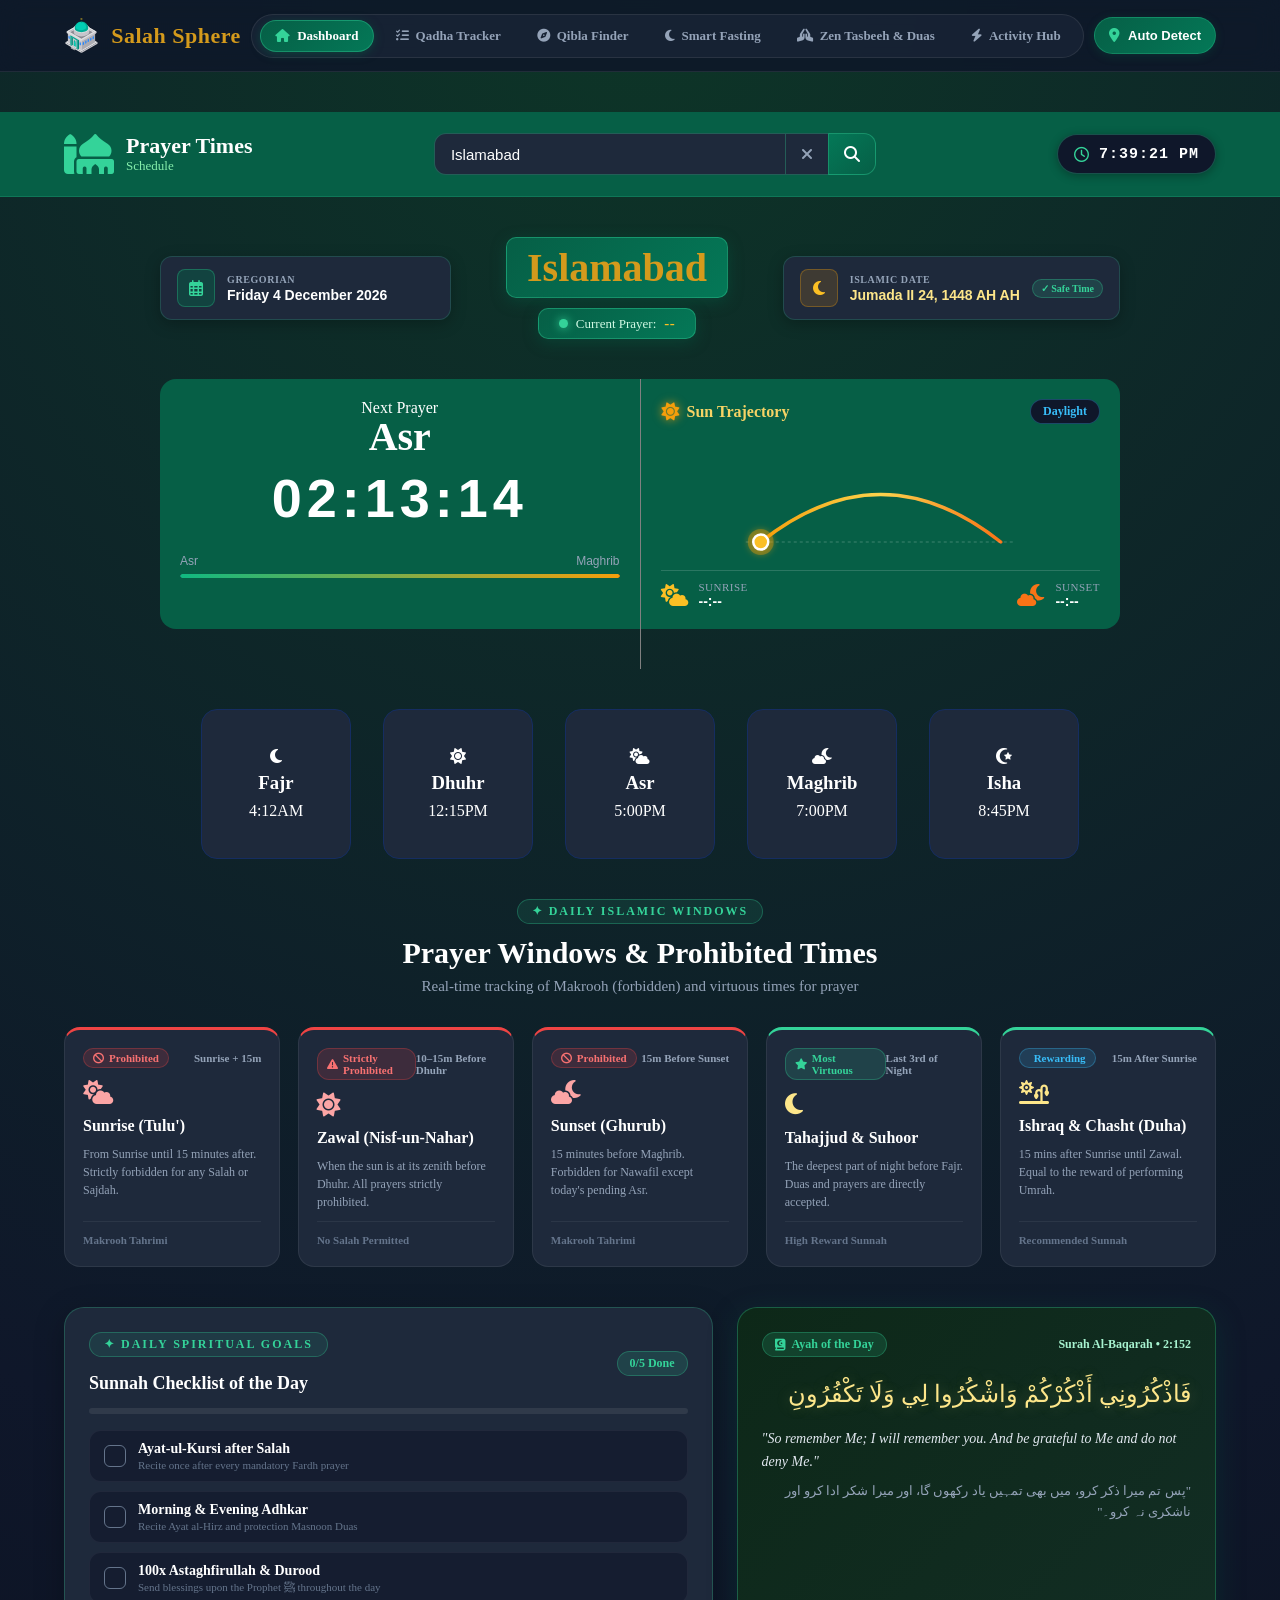
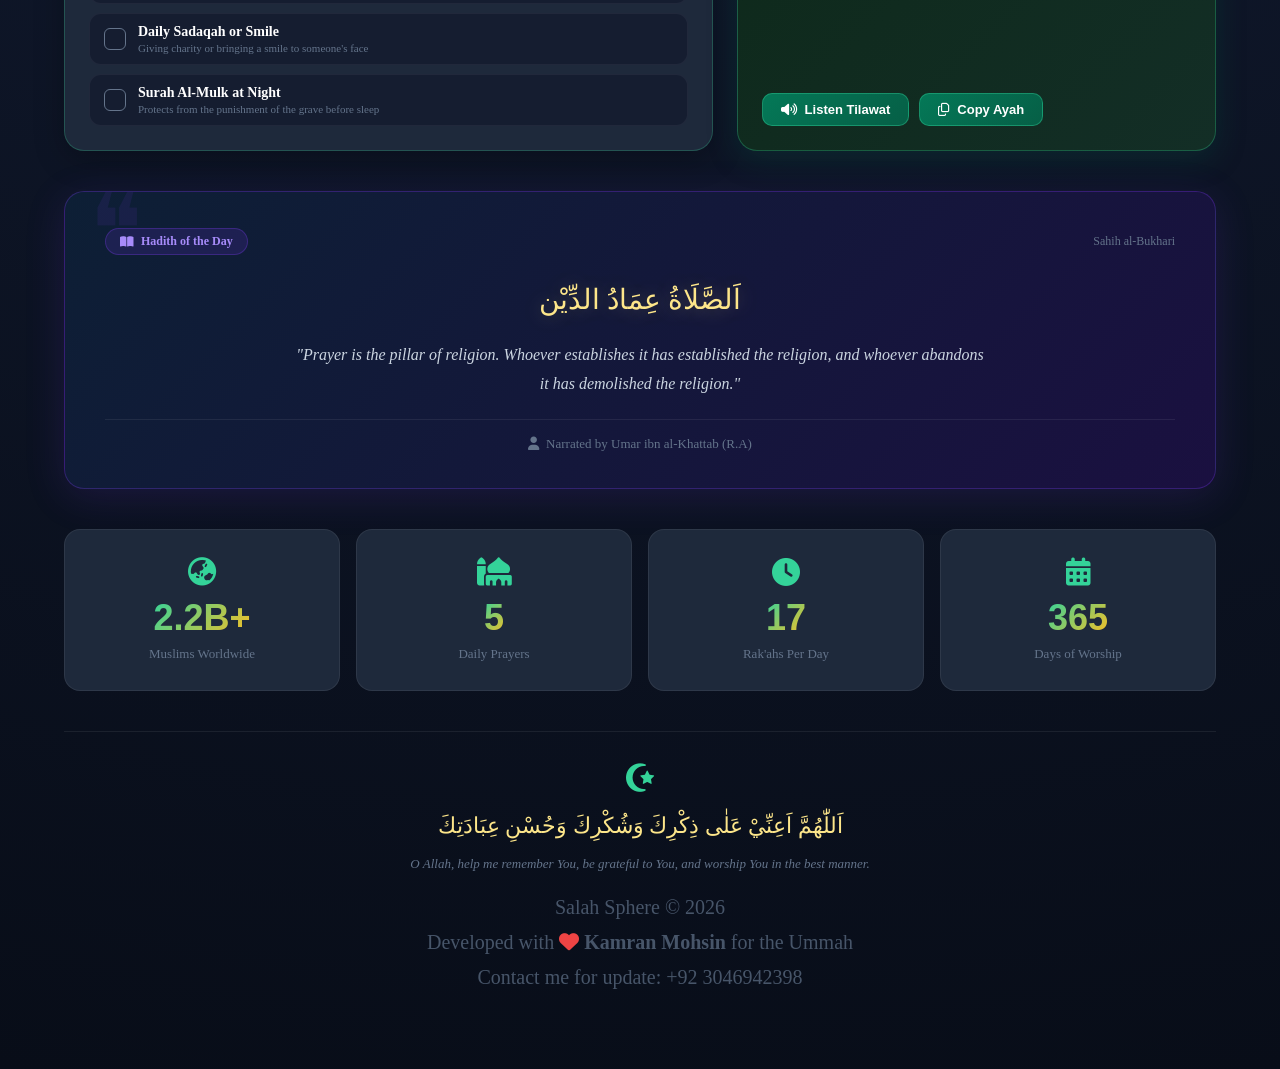
<file: index.html>
﻿<!doctype html>
<html lang="en">
  <head>
    <meta charset="UTF-8" />
    <meta name="viewport" content="width=device-width, initial-scale=1.0" />
    <title>Prayer Times App</title>
    <link href="style.css" rel="stylesheet" />
    <link
      rel="stylesheet"
      href="https://cdnjs.cloudflare.com/ajax/libs/font-awesome/6.5.1/css/all.min.css"
    />
    <link rel="icon" type="image/png" href="android-chrome-192x192.png" />
  </head>
  <body>
    <div class="map">
      <header>
        <div class="bar">
          <div class="nam">
            <img
              src="mosque-icon.svg"
              width="28"
              height="28"
              alt="Salah Sphere"
            />
            <p>Salah Sphere</p>
          </div>
          <nav class="nav-links">
            <a href="index.html" class="nav-item active"
              ><i class="fa-solid fa-house"></i> <span>Dashboard</span></a
            >
            <a href="qadha.html" class="nav-item"
              ><i class="fa-solid fa-list-check"></i>
              <span>Qadha Tracker</span></a
            >
            <a href="qibla.html" class="nav-item"
              ><i class="fa-solid fa-compass"></i> <span>Qibla Finder</span></a
            >
            <a href="fasting.html" class="nav-item"
              ><i class="fa-solid fa-moon"></i> <span>Smart Fasting</span></a
            >
            <a href="tasbeeh.html" class="nav-item"
              ><i class="fa-solid fa-hands-praying"></i>
              <span>Zen Tasbeeh & Duas</span></a
            >
            <a href="activity.html" class="nav-item"
              ><i class="fa-solid fa-bolt"></i> <span>Activity Hub</span></a
            >
          </nav>
          <div class="detect">
            <i class="fa-solid fa-location-dot"></i>
            <button class="fetch">Auto Detect</button>
          </div>
        </div>
      </header>
      <div class="second">
        <div class="second-container">
          <div class="navbar">
            <div class="mosq">
              <i class="fa-solid fa-mosque"></i>
              <div class="row">
                <h1>Prayer Times</h1>
                <p>Schedule</p>
              </div>
            </div>
          </div>
          <div class="search">
            <input type="text" value="Islamabad" placeholder="Enter City" />
            <div class="cut">
              <i class="fa-solid fa-xmark"></i>
            </div>
            <div class="glass">
              <i class="fa-solid fa-magnifying-glass"></i>
            </div>
          </div>
          <div class="clock">
            <i class="fa-regular fa-clock"></i>
            <b>3:40</b>
          </div>
        </div>
      </div>
      <div class="location">
        <div class="loc-col date-col">
          <div class="col-icon">
            <i class="fa-regular fa-calendar-days"></i>
          </div>
          <div class="col-info">
            <span class="col-tag">Gregorian</span>
            <time>Wednesday, 23 September 2026</time>
          </div>
        </div>
        <div class="loc-col city-col">
          <p>Islamabad</p>
          <div class="current-prayer-btn">
            <span class="live-dot"></span>
            <span class="current-label">Current Prayer:</span>
            <span class="current-name">--</span>
          </div>
        </div>
        <div class="loc-col islamic-col">
          <div class="col-icon"><i class="fa-solid fa-moon"></i></div>
          <div class="col-info">
            <span class="col-tag">Islamic Date</span>
            <span class="islamic-date">--</span>
          </div>
          <span class="prayer-status-tag">✓ Safe Time</span>
        </div>
      </div>
      <div class="curve">
        <div class="pray">
          <p>Next Prayer</p>
          <h2>Asr</h2>
          <time>02:13:14</time>
          <div class="progress-container">
            <div class="progress-labels">
              <span class="label-left">Asr</span>
              <span class="label-right">Maghrib</span>
            </div>
            <div class="progress-track">
              <div class="progress-fill"></div>
            </div>
          </div>
        </div>
        <div class="divide"></div>
        <div class="sun">
          <div class="sun-container">
            <div class="sun-header">
              <p><i class="fa-solid fa-sun"></i> Sun Trajectory</p>
              <span class="sun-status">Daylight</span>
            </div>

            <div class="sun-arc-wrapper">
              <svg class="sun-svg" viewBox="0 0 300 130">
                <defs>
                  <linearGradient
                    id="sunGradient"
                    x1="0%"
                    y1="0%"
                    x2="100%"
                    y2="0%"
                  >
                    <stop offset="0%" stop-color="#F59E0B" />
                    <stop offset="50%" stop-color="#FCD34D" />
                    <stop offset="100%" stop-color="#F97316" />
                  </linearGradient>
                  <filter
                    id="sunGlow"
                    x="-50%"
                    y="-50%"
                    width="200%"
                    height="200%"
                  >
                    <feGaussianBlur stdDeviation="3" result="blur" />
                    <feComposite
                      in="SourceGraphic"
                      in2="blur"
                      operator="over"
                    />
                  </filter>
                </defs>
                <path
                  id="sun-curve-bg"
                  d="M 30,110 Q 150,15 270,110"
                  fill="none"
                  stroke="rgba(255,255,255,0.2)"
                  stroke-dasharray="6,6"
                  stroke-width="2.5"
                />
                <path
                  id="sun-curve-progress"
                  d="M 30,110 Q 150,15 270,110"
                  fill="none"
                  stroke="url(#sunGradient)"
                  stroke-width="3.5"
                  stroke-linecap="round"
                />
                <line
                  x1="15"
                  y1="110"
                  x2="285"
                  y2="110"
                  stroke="rgba(255,255,255,0.15)"
                  stroke-width="1.5"
                  stroke-dasharray="3,3"
                />
                <g id="moving-sun-group" transform="translate(30, 110)">
                  <circle
                    r="13"
                    fill="rgba(245, 158, 11, 0.35)"
                    filter="url(#sunGlow)"
                  ></circle>
                  <circle
                    r="7.5"
                    fill="#FBBF24"
                    stroke="#FFF"
                    stroke-width="2.5"
                  ></circle>
                </g>
              </svg>
            </div>
            <div class="sun-times">
              <div class="sun-point sunrise-point">
                <i class="fa-solid fa-cloud-sun"></i>
                <div>
                  <span class="label">Sunrise</span>
                  <span class="time sunrise-time">--:--</span>
                </div>
              </div>
              <div class="sun-point sunset-point">
                <i class="fa-solid fa-cloud-moon"></i>
                <div>
                  <span class="label">Sunset</span>
                  <span class="time sunset-time">--:--</span>
                </div>
              </div>
            </div>
          </div>
        </div>
      </div>
      <div class="prayTimes">
        <div class="fajr">
          <i class="fa-solid fa-moon"></i>
          <h3>Fajr</h3>
          <time>4:12AM</time>
        </div>
        <div class="duhr">
          <i class="fa-solid fa-sun"></i>
          <h3>Dhuhr</h3>
          <time>12:15PM</time>
        </div>
        <div class="asr">
          <i class="fa-solid fa-cloud-sun"></i>
          <h3>Asr</h3>
          <time>5:00PM</time>
        </div>
        <div class="mgrib">
          <i class="fa-solid fa-cloud-moon"></i>
          <h3>Maghrib</h3>
          <time>7:00PM</time>
        </div>
        <div class="isha">
          <i class="fa-solid fa-star-and-crescent"></i>
          <h3>Isha</h3>
          <time>8:45PM</time>
        </div>
      </div>

      <section class="scroll-section windows-section">
        <div class="section-header reveal">
          <span class="section-badge">✦ Daily Islamic Windows</span>
          <h2>Prayer Windows & Prohibited Times</h2>
          <p>
            Real-time tracking of Makrooh (forbidden) and virtuous times for
            prayer
          </p>
        </div>
        <div class="windows-grid">
          <div class="window-card prohibited reveal">
            <div class="window-top">
              <span class="window-badge red"
                ><i class="fa-solid fa-ban"></i> Prohibited</span
              >
              <span class="window-time" id="tulu-time">Sunrise + 15m</span>
            </div>
            <div class="window-icon"><i class="fa-solid fa-cloud-sun"></i></div>
            <h3>Sunrise (Tulu')</h3>
            <p>
              From Sunrise until 15 minutes after. Strictly forbidden for any
              Salah or Sajdah.
            </p>
            <div class="window-footer">
              <span class="badge-sub">Makrooh Tahrimi</span>
            </div>
          </div>
          <div class="window-card prohibited reveal">
            <div class="window-top">
              <span class="window-badge red"
                ><i class="fa-solid fa-triangle-exclamation"></i> Strictly
                Prohibited</span
              >
              <span class="window-time" id="zawal-window-time"
                >10–15m Before Dhuhr</span
              >
            </div>
            <div class="window-icon"><i class="fa-solid fa-sun"></i></div>
            <h3>Zawal (Nisf-un-Nahar)</h3>
            <p>
              When the sun is at its zenith before Dhuhr. All prayers strictly
              prohibited.
            </p>
            <div class="window-footer">
              <span class="badge-sub">No Salah Permitted</span>
            </div>
          </div>
          <div class="window-card prohibited reveal">
            <div class="window-top">
              <span class="window-badge red"
                ><i class="fa-solid fa-ban"></i> Prohibited</span
              >
              <span class="window-time" id="ghurub-time"
                >15m Before Sunset</span
              >
            </div>
            <div class="window-icon">
              <i class="fa-solid fa-cloud-moon"></i>
            </div>
            <h3>Sunset (Ghurub)</h3>
            <p>
              15 minutes before Maghrib. Forbidden for Nawafil except today's
              pending Asr.
            </p>
            <div class="window-footer">
              <span class="badge-sub">Makrooh Tahrimi</span>
            </div>
          </div>
          <div class="window-card blessed reveal">
            <div class="window-top">
              <span class="window-badge green"
                ><i class="fa-solid fa-star"></i> Most Virtuous</span
              >
              <span class="window-time" id="tahajjud-time"
                >Last 3rd of Night</span
              >
            </div>
            <div class="window-icon"><i class="fa-solid fa-moon"></i></div>
            <h3>Tahajjud & Suhoor</h3>
            <p>
              The deepest part of night before Fajr. Duas and prayers are
              directly accepted.
            </p>
            <div class="window-footer">
              <span class="badge-sub">High Reward Sunnah</span>
            </div>
          </div>
          <div class="window-card blessed reveal">
            <div class="window-top">
              <span class="window-badge blue"
                ><i class="fa-solid fa-sparkles"></i> Rewarding</span
              >
              <span class="window-time" id="duha-time">15m After Sunrise</span>
            </div>
            <div class="window-icon">
              <i class="fa-solid fa-sun-plant-wilt"></i>
            </div>
            <h3>Ishraq & Chasht (Duha)</h3>
            <p>
              15 mins after Sunrise until Zawal. Equal to the reward of
              performing Umrah.
            </p>
            <div class="window-footer">
              <span class="badge-sub">Recommended Sunnah</span>
            </div>
          </div>
        </div>
      </section>
      <section class="scroll-section daily-center-section">
        <div class="center-grid">
          <div class="sunnah-card reveal">
            <div class="sunnah-header">
              <div class="sunnah-title-wrap">
                <span class="section-badge">✦ Daily Spiritual Goals</span>
                <h3>Sunnah Checklist of the Day</h3>
              </div>
              <span class="sunnah-count-badge" id="sunnahProgressBadge"
                >0/5 Done</span
              >
            </div>
            <div class="sunnah-bar-wrap">
              <div class="sunnah-bar-fill" id="sunnahBarFill"></div>
            </div>
            <div class="sunnah-list" id="sunnahList">
              <div class="sunnah-item" data-id="s1">
                <div class="check-box"><i class="fa-solid fa-check"></i></div>
                <div class="sunnah-info">
                  <b>Ayat-ul-Kursi after Salah</b>
                  <span>Recite once after every mandatory Fardh prayer</span>
                </div>
              </div>
              <div class="sunnah-item" data-id="s2">
                <div class="check-box"><i class="fa-solid fa-check"></i></div>
                <div class="sunnah-info">
                  <b>Morning & Evening Adhkar</b>
                  <span>Recite Ayat al-Hirz and protection Masnoon Duas</span>
                </div>
              </div>
              <div class="sunnah-item" data-id="s3">
                <div class="check-box"><i class="fa-solid fa-check"></i></div>
                <div class="sunnah-info">
                  <b>100x Astaghfirullah & Durood</b>
                  <span
                    >Send blessings upon the Prophet ﷺ throughout the day</span
                  >
                </div>
              </div>
              <div class="sunnah-item" data-id="s4">
                <div class="check-box"><i class="fa-solid fa-check"></i></div>
                <div class="sunnah-info">
                  <b>Daily Sadaqah or Smile</b>
                  <span
                    >Giving charity or bringing a smile to someone's face</span
                  >
                </div>
              </div>
              <div class="sunnah-item" data-id="s5">
                <div class="check-box"><i class="fa-solid fa-check"></i></div>
                <div class="sunnah-info">
                  <b>Surah Al-Mulk at Night</b>
                  <span
                    >Protects from the punishment of the grave before
                    sleep</span
                  >
                </div>
              </div>
            </div>
          </div>
          <div class="ayah-card reveal">
            <div class="ayah-top">
              <span class="ayah-badge"
                ><i class="fa-solid fa-quran"></i> Ayah of the Day</span
              >
              <span class="ayah-surah">Surah Al-Baqarah • 2:152</span>
            </div>
            <div class="ayah-arabic">
              فَاذْكُرُونِي أَذْكُرْكُمْ وَاشْكُرُوا لِي وَلَا تَكْفُرُونِ
            </div>
            <p class="ayah-trans">
              "So remember Me; I will remember you. And be grateful to Me and do
              not deny Me."
            </p>
            <p class="ayah-urdu">
              "پس تم میرا ذکر کرو، میں بھی تمہیں یاد رکھوں گا، اور میرا شکر ادا
              کرو اور ناشکری نہ کرو۔"
            </p>
            <div
              class="ayah-action-row"
              style="display: flex; gap: 10px; flex-wrap: wrap"
            >
              <button class="copy-ayah-btn" id="playAyahBtn">
                <i class="fa-solid fa-volume-high"></i>
                <span>Listen Tilawat</span>
              </button>
              <button class="copy-ayah-btn" id="copyAyahBtn">
                <i class="fa-regular fa-copy"></i> <span>Copy Ayah</span>
              </button>
            </div>
          </div>
        </div>
      </section>

      <section class="scroll-section hadith-section reveal">
        <div class="hadith-card">
          <div class="hadith-top">
            <span class="hadith-badge"
              ><i class="fa-solid fa-book-open"></i> Hadith of the Day</span
            >
            <span class="hadith-src">Sahih al-Bukhari</span>
          </div>
          <div class="hadith-arabic">اَلصَّلَاةُ عِمَادُ الدِّيْن</div>
          <p class="hadith-text">
            "Prayer is the pillar of religion. Whoever establishes it has
            established the religion, and whoever abandons it has demolished the
            religion."
          </p>
          <div class="hadith-footer">
            <span class="hadith-narrator"
              ><i class="fa-solid fa-user"></i> Narrated by Umar ibn al-Khattab
              (R.A)</span
            >
          </div>
        </div>
      </section>

      <section class="scroll-section stats-section">
        <div class="stats-grid">
          <div class="stat-card reveal">
            <i class="fa-solid fa-earth-asia"></i>
            <div class="stat-num">2.2B+</div>
            <div class="stat-label">Muslims Worldwide</div>
          </div>
          <div class="stat-card reveal">
            <i class="fa-solid fa-mosque"></i>
            <div class="stat-num">5</div>
            <div class="stat-label">Daily Prayers</div>
          </div>
          <div class="stat-card reveal">
            <i class="fa-solid fa-clock"></i>
            <div class="stat-num">17</div>
            <div class="stat-label">Rak'ahs Per Day</div>
          </div>
          <div class="stat-card reveal">
            <i class="fa-solid fa-calendar-days"></i>
            <div class="stat-num">365</div>
            <div class="stat-label">Days of Worship</div>
          </div>
        </div>
      </section>

      <footer class="dash-footer reveal">
        <div class="footer-quote">
          <i class="fa-solid fa-star-and-crescent"></i>
          <p>
            اَللّٰهُمَّ اَعِنِّيْ عَلٰى ذِكْرِكَ وَشُكْرِكَ وَحُسْنِ عِبَادَتِكَ
          </p>
          <span
            >O Allah, help me remember You, be grateful to You, and worship You
            in the best manner.</span
          >
        </div>
        <div class="footer-links">
          <span>Salah Sphere © 2026</span>
          <span
            >Developed with
            <i class="fa-solid fa-heart" style="color: #ef4444"></i>
            <b>Kamran Mohsin</b> for the Ummah</span
          >
          <span>Contact me for update: +92 3046942398</span>
        </div>
      </footer>
    </div>
  </body>
  <script src="portfolio.js"></script>
</html>
</file>
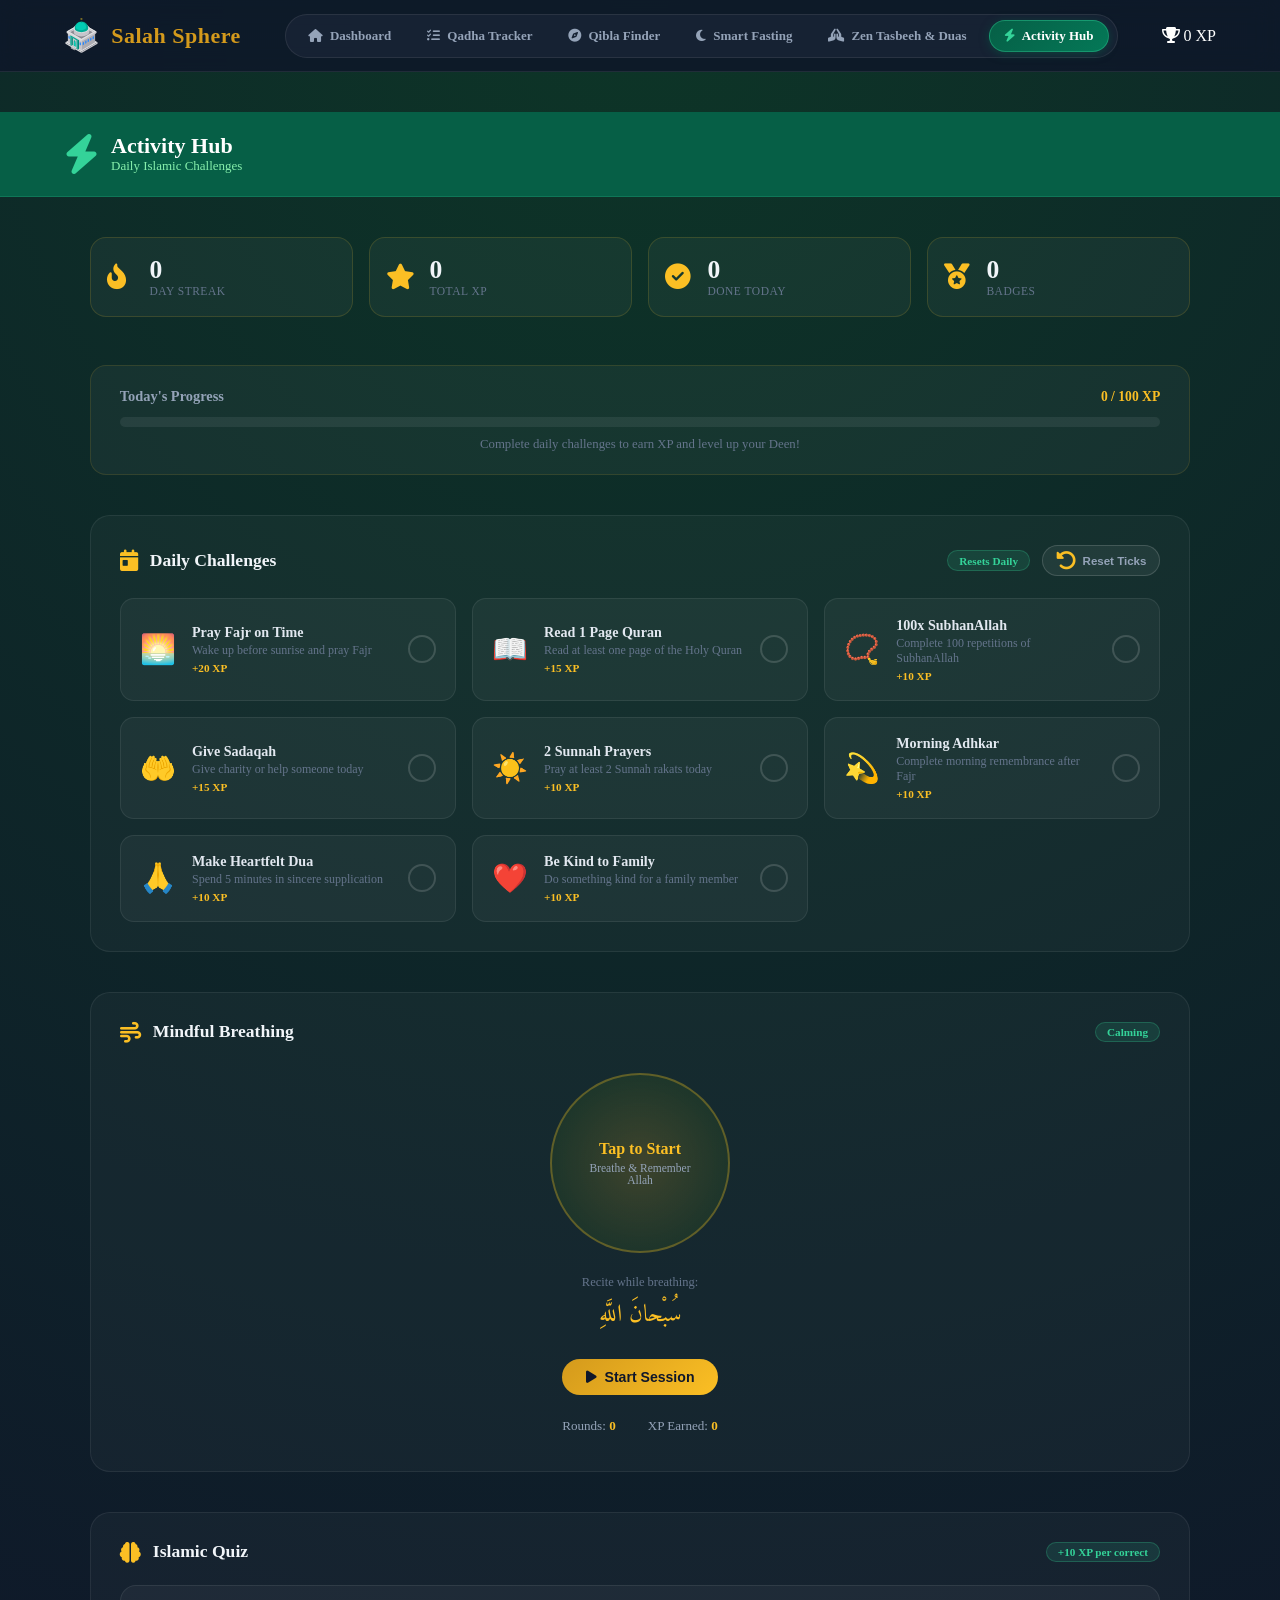
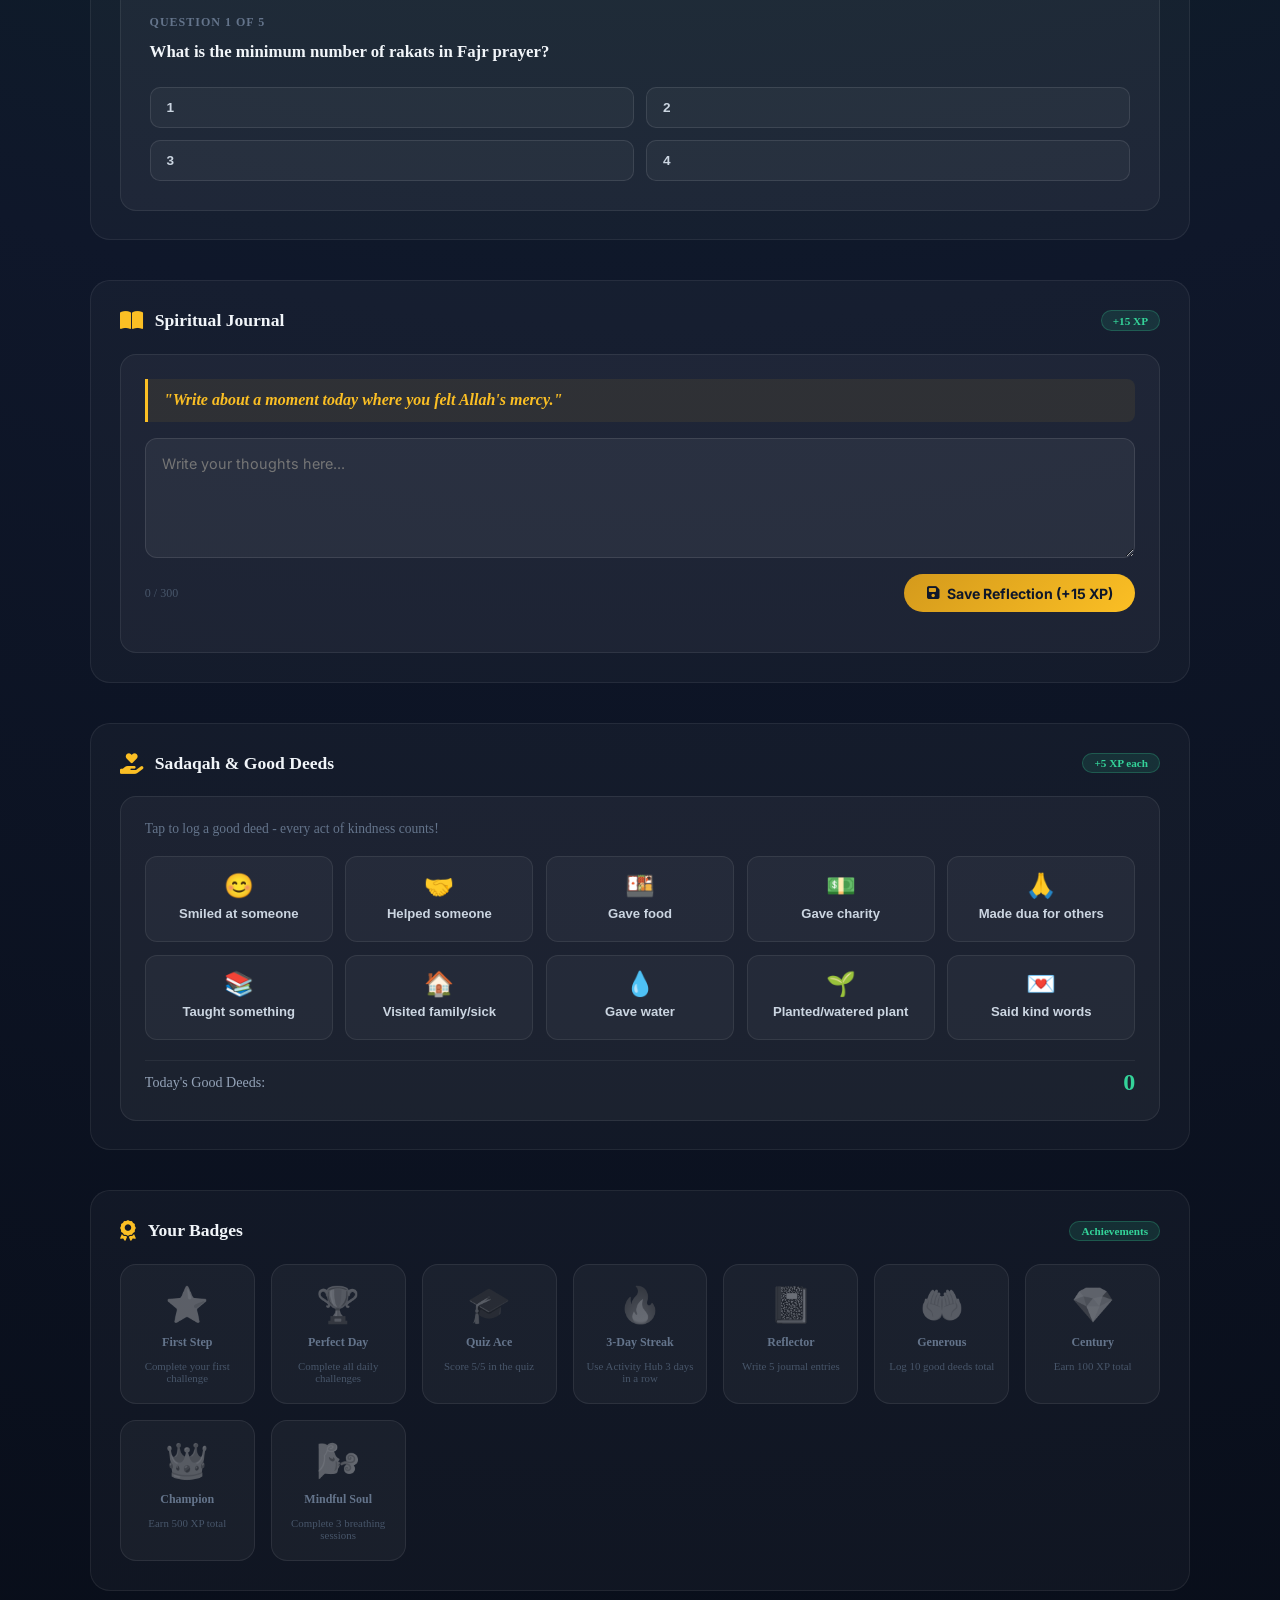
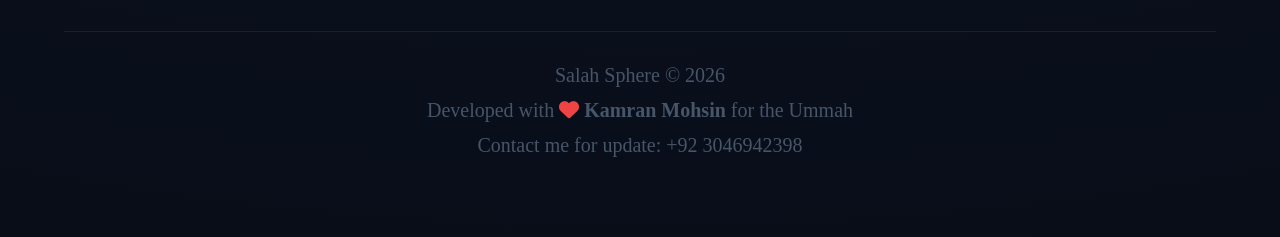
<file: activity.html>
<!doctype html>
<html lang="en">
  <head>
    <meta charset="UTF-8" />
    <meta name="viewport" content="width=device-width, initial-scale=1.0" />
    <title>Islamic Activity Hub - Salah Sphere</title>
    <meta
      name="description"
      content="Daily Islamic challenges, spiritual goals, and mindfulness activities to strengthen your Deen."
    />
    <link href="style.css" rel="stylesheet" />
    <link href="activity.css" rel="stylesheet" />
    <link
      rel="stylesheet"
      href="https://cdnjs.cloudflare.com/ajax/libs/font-awesome/6.5.1/css/all.min.css"
    />
  </head>
  <body>
    <div class="map">
      <header>
        <div class="bar">
          <div class="nam" onclick="window.location.href = 'index.html'">
            <img
              src="mosque-icon.svg"
              width="28"
              height="28"
              alt="Salah Sphere"
            />
            <p>Salah Sphere</p>
          </div>
          <nav class="nav-links">
            <a href="index.html" class="nav-item"
              ><i class="fa-solid fa-house"></i> <span>Dashboard</span></a
            >
            <a href="qadha.html" class="nav-item"
              ><i class="fa-solid fa-list-check"></i>
              <span>Qadha Tracker</span></a
            >
            <a href="qibla.html" class="nav-item"
              ><i class="fa-solid fa-compass"></i> <span>Qibla Finder</span></a
            >
            <a href="fasting.html" class="nav-item"
              ><i class="fa-solid fa-moon"></i> <span>Smart Fasting</span></a
            >
            <a href="tasbeeh.html" class="nav-item"
              ><i class="fa-solid fa-hands-praying"></i>
              <span>Zen Tasbeeh &amp; Duas</span></a
            >
            <a href="activity.html" class="nav-item active"
              ><i class="fa-solid fa-bolt"></i> <span>Activity Hub</span></a
            >
          </nav>
          <div class="streak-badge">
            <i class="fa-solid fa-trophy"></i>
            <span id="activityXpBadge">0</span> XP
          </div>
        </div>
      </header>
      <div class="second">
        <div class="second-container">
          <div class="navbar">
            <div class="mosq">
              <i class="fa-solid fa-bolt"></i>
              <div class="row">
                <h1>Activity Hub</h1>
                <p>Daily Islamic Challenges</p>
              </div>
            </div>
          </div>
        </div>
      </div>
      <div class="act-stats-row reveal">
        <div class="act-stat-card">
          <i class="fa-solid fa-fire-flame-curved"></i>
          <div>
            <span class="act-stat-num" id="actStreakDisplay">0</span
            ><span class="act-stat-label">Day Streak</span>
          </div>
        </div>
        <div class="act-stat-card">
          <i class="fa-solid fa-star"></i>
          <div>
            <span class="act-stat-num" id="actXpDisplay">0</span
            ><span class="act-stat-label">Total XP</span>
          </div>
        </div>
        <div class="act-stat-card">
          <i class="fa-solid fa-circle-check"></i>
          <div>
            <span class="act-stat-num" id="actDoneToday">0</span
            ><span class="act-stat-label">Done Today</span>
          </div>
        </div>
        <div class="act-stat-card">
          <i class="fa-solid fa-medal"></i>
          <div>
            <span class="act-stat-num" id="actBadgeCount">0</span
            ><span class="act-stat-label">Badges</span>
          </div>
        </div>
      </div>
      <div class="act-xp-section reveal">
        <div class="act-xp-header">
          <span class="act-xp-label">Today's Progress</span>
          <span class="act-xp-count"
            ><span id="actTodayXp">0</span> / 100 XP</span
          >
        </div>
        <div class="act-xp-bar-outer">
          <div class="act-xp-bar-inner" id="actXpBarFill"></div>
        </div>
        <p class="act-xp-tip" id="actXpTip">
          Complete daily challenges to earn XP and level up your Deen!
        </p>
      </div>
      <div class="act-section reveal">
        <div class="act-section-header">
          <i class="fa-solid fa-calendar-day"></i>
          <h2>Daily Challenges</h2>
          <span class="act-section-tag">Resets Daily</span>
          <button
            id="resetChallengesBtn"
            class="act-reset-mini-btn"
            title="Reset ticks for next round"
          >
            <i class="fa-solid fa-rotate-left"></i> Reset Ticks
          </button>
        </div>
        <div class="act-challenges-grid" id="dailyChallengesGrid"></div>
      </div>
      <div class="act-section reveal">
        <div class="act-section-header">
          <i class="fa-solid fa-wind"></i>
          <h2>Mindful Breathing</h2>
          <span class="act-section-tag">Calming</span>
        </div>
        <div class="act-breathing-card">
          <div class="breath-circle-wrap">
            <div class="breath-circle" id="breathCircle">
              <span class="breath-text" id="breathText">Tap to Start</span>
              <span class="breath-phase" id="breathPhase"
                >Breathe &amp; Remember Allah</span
              >
            </div>
          </div>
          <div class="breath-zikr-row">
            <span class="breath-zikr-label">Recite while breathing:</span>
            <span class="breath-zikr-arabic" id="breathZikrArabic"
              >&#x633;&#x64F;&#x628;&#x652;&#x62D;&#x627;&#x646;&#x064E;
              &#x627;&#x644;&#x644;&#x064E;&#x651;&#x647;&#x650;</span
            >
          </div>
          <div class="breath-controls">
            <button class="breath-btn" id="breathStartBtn">
              <i class="fa-solid fa-play"></i> Start Session
            </button>
            <button
              class="breath-btn secondary"
              id="breathStopBtn"
              style="display: none"
            >
              <i class="fa-solid fa-stop"></i> Stop
            </button>
          </div>
          <div class="breath-session-info">
            <span>Rounds: <b id="breathRounds">0</b></span>
            <span>XP Earned: <b id="breathXpEarned">0</b></span>
          </div>
        </div>
      </div>
      <div class="act-section reveal">
        <div class="act-section-header">
          <i class="fa-solid fa-brain"></i>
          <h2>Islamic Quiz</h2>
          <span class="act-section-tag">+10 XP per correct</span>
        </div>
        <div class="act-quiz-card" id="quizCard">
          <div class="quiz-question-wrap" id="quizQuestionWrap">
            <p class="quiz-q-num" id="quizQNum">Question 1 of 5</p>
            <p class="quiz-question" id="quizQuestion">Loading...</p>
            <div class="quiz-options" id="quizOptions"></div>
          </div>
          <div
            class="quiz-result-wrap"
            id="quizResultWrap"
            style="display: none"
          >
            <div class="quiz-result-icon" id="quizResultIcon"></div>
            <p class="quiz-result-msg" id="quizResultMsg"></p>
            <button class="act-primary-btn" id="quizNextBtn">
              Next Question <i class="fa-solid fa-arrow-right"></i>
            </button>
          </div>
          <div class="quiz-end-wrap" id="quizEndWrap" style="display: none">
            <div class="quiz-end-icon">&#x1F3C6;</div>
            <h3 id="quizEndTitle">Quiz Complete!</h3>
            <p id="quizEndMsg"></p>
            <button class="act-primary-btn" id="quizRestartBtn">
              <i class="fa-solid fa-rotate-right"></i> Play Again
            </button>
          </div>
        </div>
      </div>
      <div class="act-section reveal">
        <div class="act-section-header">
          <i class="fa-solid fa-book-open"></i>
          <h2>Spiritual Journal</h2>
          <span class="act-section-tag">+15 XP</span>
        </div>
        <div class="act-journal-card">
          <p class="journal-prompt" id="journalPrompt">Loading prompt...</p>
          <textarea
            class="journal-textarea"
            id="journalTextarea"
            placeholder="Write your thoughts here..."
            maxlength="300"
          ></textarea>
          <div class="journal-actions">
            <span class="journal-chars" id="journalChars">0 / 300</span>
            <button class="act-primary-btn" id="journalSaveBtn">
              <i class="fa-solid fa-floppy-disk"></i> Save Reflection (+15 XP)
            </button>
          </div>
          <div class="journal-saved-list" id="journalSavedList"></div>
        </div>
      </div>
      <div class="act-section reveal">
        <div class="act-section-header">
          <i class="fa-solid fa-hand-holding-heart"></i>
          <h2>Sadaqah &amp; Good Deeds</h2>
          <span class="act-section-tag">+5 XP each</span>
        </div>
        <div class="act-sadaqah-card">
          <p class="sadaqah-subtitle">
            Tap to log a good deed - every act of kindness counts!
          </p>
          <div class="sadaqah-deeds-grid" id="sadaqahDeedsGrid"></div>
          <div class="sadaqah-total-row">
            <span>Today's Good Deeds:</span>
            <span class="sadaqah-total-num" id="sadaqahTotalToday">0</span>
          </div>
        </div>
      </div>
      <div class="act-section reveal">
        <div class="act-section-header">
          <i class="fa-solid fa-award"></i>
          <h2>Your Badges</h2>
          <span class="act-section-tag">Achievements</span>
        </div>
        <div class="act-badges-grid" id="badgesGrid"></div>
      </div>
      <footer class="dash-footer">
        <div class="footer-links">
          <span>Salah Sphere © 2026</span>
          <span
            >Developed with
            <i class="fa-solid fa-heart" style="color: #ef4444"></i>
            <b>Kamran Mohsin</b> for the Ummah</span
          >
          <span>Contact me for update: +92 3046942398</span>
        </div>
      </footer>
    </div>
    <div class="act-modal-overlay" id="actCelebModal" style="display: none">
      <div class="act-modal-box">
        <div class="act-modal-emoji" id="actCelebEmoji">&#x1F389;</div>
        <h2 id="actCelebTitle">Masha Allah!</h2>
        <p id="actCelebMsg">You earned a badge!</p>
        <button class="act-primary-btn" id="actCelebCloseBtn">
          Continue <i class="fa-solid fa-arrow-right"></i>
        </button>
      </div>
    </div>
    <script src="activity.js"></script>
  </body>
</html>
</file>
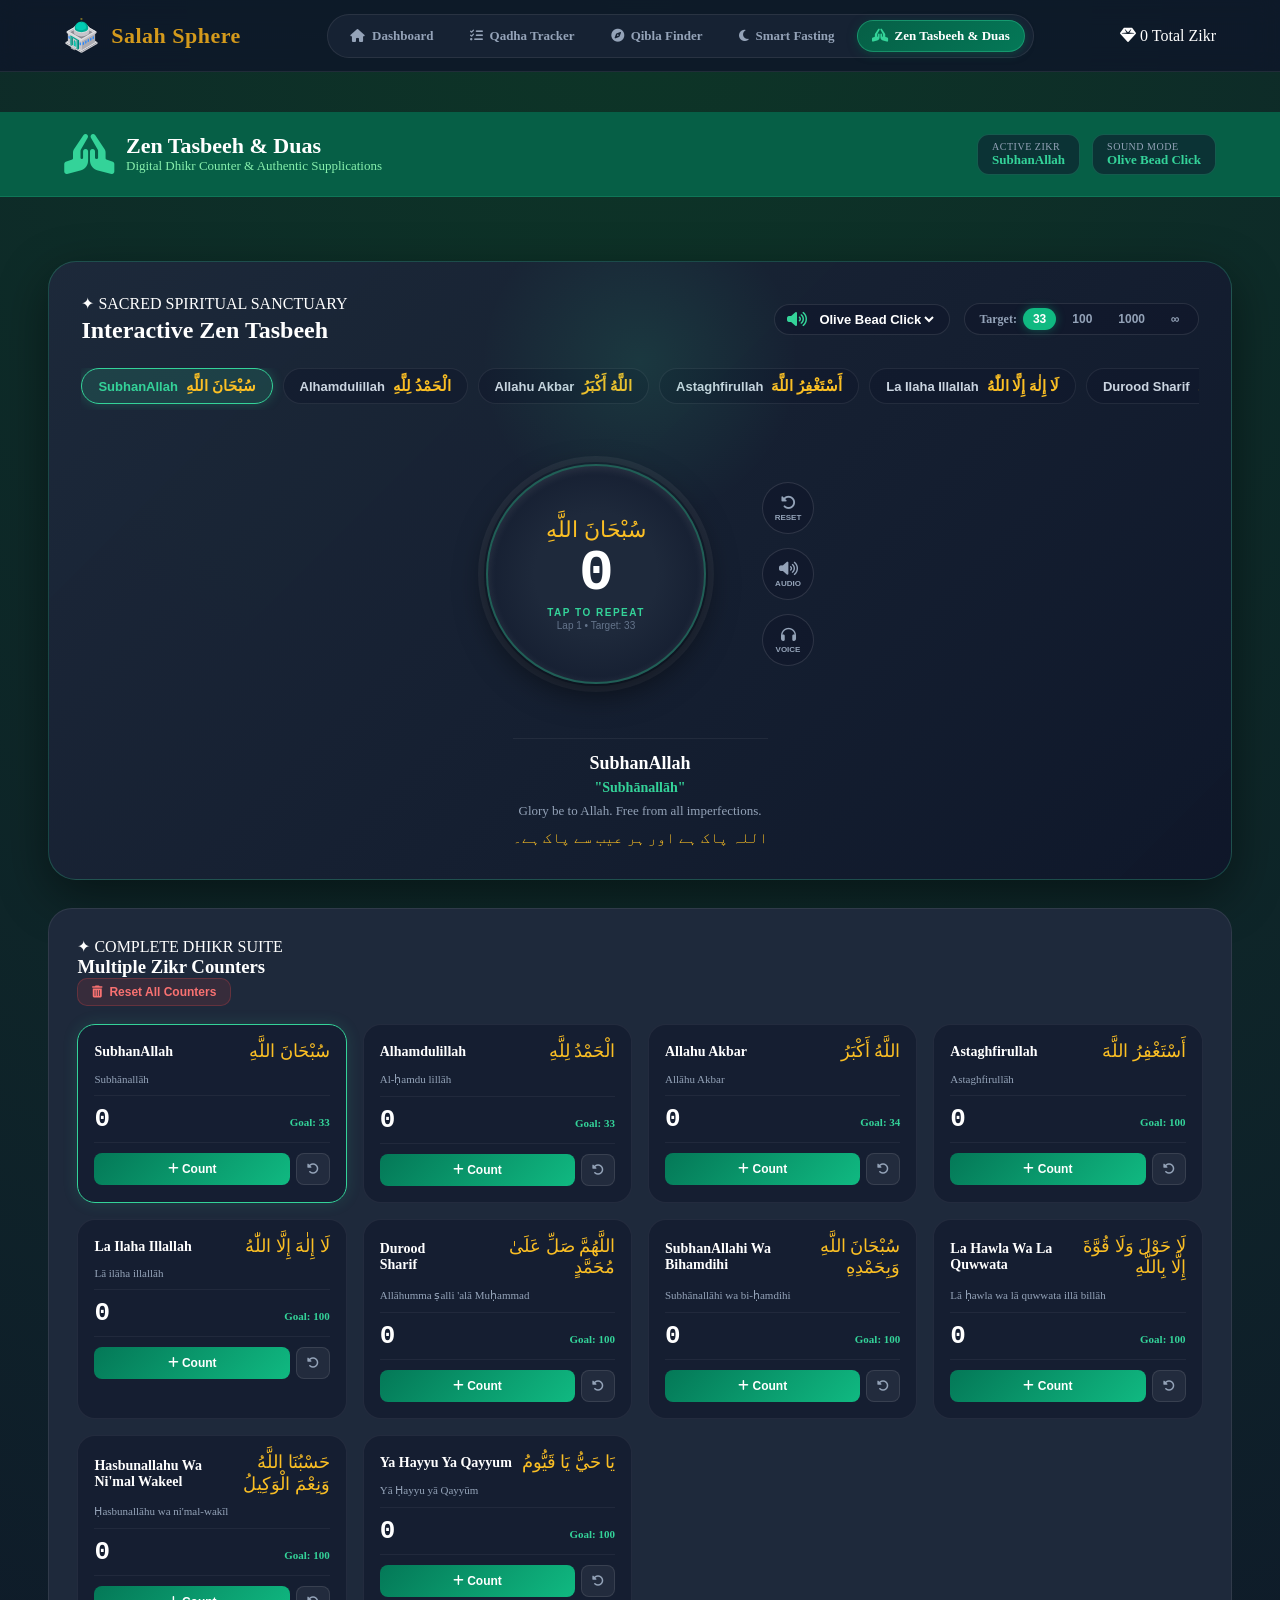
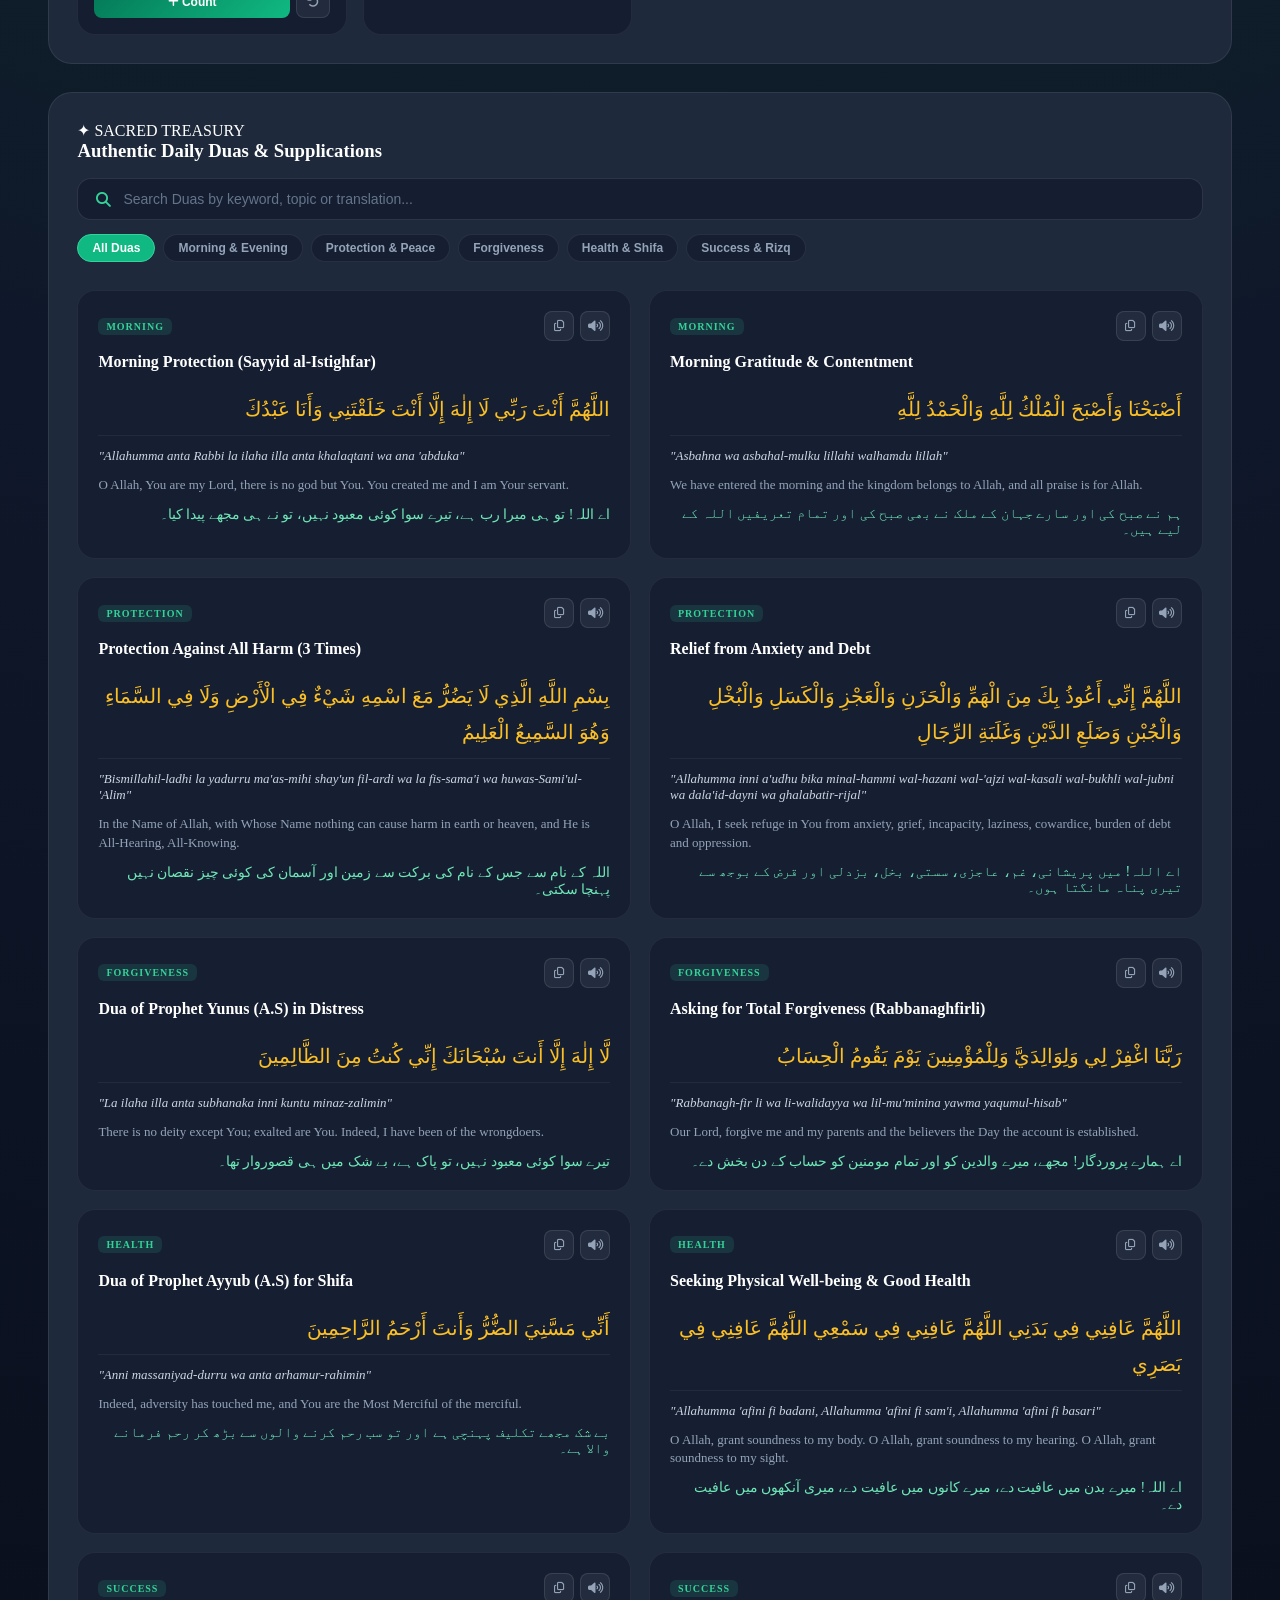
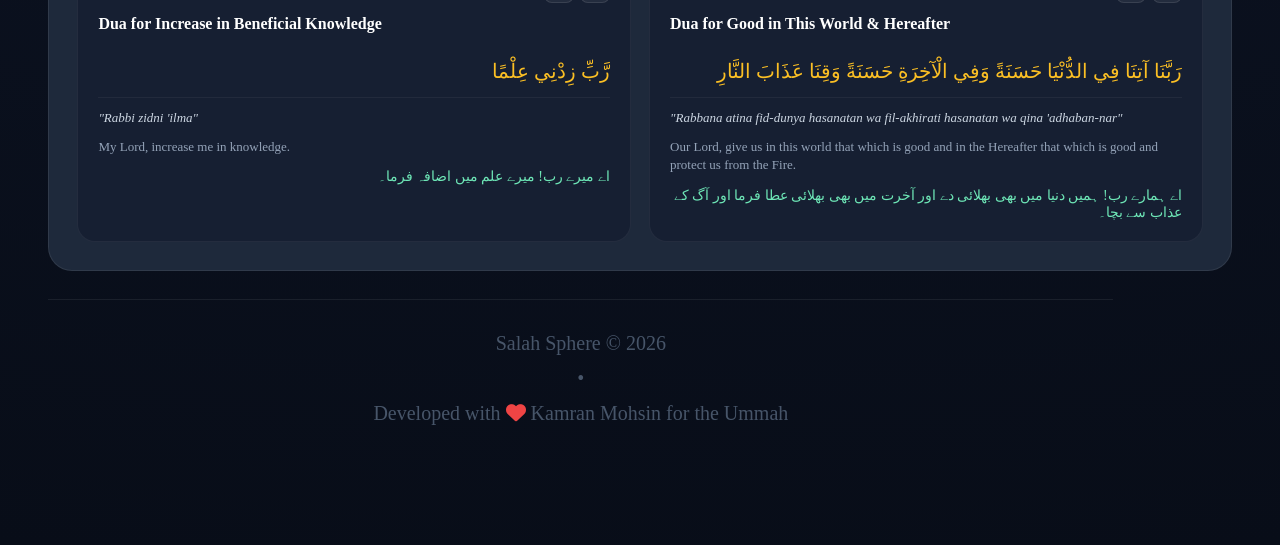
<file: duas.html>
<!doctype html>
<html lang="en">
  <head>
    <meta charset="UTF-8" />
    <meta name="viewport" content="width=device-width, initial-scale=1.0" />
    <title>Zen Tasbeeh & Duas - Salah Sphere</title>
    <link href="style.css" rel="stylesheet" />
    <link href="tasbeeh.css" rel="stylesheet" />
    <link
      rel="stylesheet"
      href="https://cdnjs.cloudflare.com/ajax/libs/font-awesome/6.5.1/css/all.min.css"
    />
  </head>
  <body>
    <div class="map">
      <header>
        <div class="bar">
          <div class="nam" onclick="window.location.href = 'index.html'">
            <img
              src="mosque-icon.svg"
              width="28"
              height="28"
              alt="Salah Sphere"
            />
            <p>Salah Sphere</p>
          </div>
          <nav class="nav-links">
            <a href="index.html" class="nav-item"
              ><i class="fa-solid fa-house"></i> <span>Dashboard</span></a
            >
            <a href="qadha.html" class="nav-item"
              ><i class="fa-solid fa-list-check"></i>
              <span>Qadha Tracker</span></a
            >
            <a href="qibla.html" class="nav-item"
              ><i class="fa-solid fa-compass"></i> <span>Qibla Finder</span></a
            >
            <a href="fasting.html" class="nav-item"
              ><i class="fa-solid fa-moon"></i> <span>Smart Fasting</span></a
            >
            <a href="tasbeeh.html" class="nav-item active"
              ><i class="fa-solid fa-hands-praying"></i>
              <span>Zen Tasbeeh & Duas</span></a
            >
          </nav>
          <div class="streak-badge">
            <i class="fa-solid fa-gem"></i>
            <span id="totalLifetimeDhikrBadge">0</span> Total Zikr
          </div>
        </div>
      </header>
      <div class="second">
        <div class="second-container">
          <div class="navbar">
            <div class="mosq">
              <i class="fa-solid fa-hands-praying"></i>
              <div class="row">
                <h1>Zen Tasbeeh & Duas</h1>
                <p>Digital Dhikr Counter & Authentic Supplications</p>
              </div>
            </div>
          </div>
          <div class="quick-summary">
            <div class="summary-pill">
              <span class="pill-label">Active Zikr</span>
              <b id="summaryActiveZikr">SubhanAllah</b>
            </div>
            <div class="summary-pill">
              <span class="pill-label">Sound Mode</span>
              <b id="summarySoundMode">Olive Bead Click</b>
            </div>
          </div>
        </div>
      </div>
      <div class="tasbeeh-container">
        <section class="zen-hero-card reveal">
          <div class="zen-top-row">
            <div class="zen-title-wrap">
              <span class="badge-tag">✦ SACRED SPIRITUAL SANCTUARY</span>
              <h2>Interactive Zen Tasbeeh</h2>
            </div>
            <div class="zen-controls-top">
              <div class="sound-selector">
                <i class="fa-solid fa-volume-high"></i>
                <select id="soundTypeSelect" class="zen-select">
                  <option value="bead">Olive Bead Click</option>
                  <option value="bell">Celestial Bell</option>
                  <option value="drop">Crystal Drop</option>
                  <option value="mute">Silent (Vibrate)</option>
                </select>
              </div>
              <div class="target-selector">
                <span class="target-lbl">Target:</span>
                <button class="target-btn active" data-target="33">33</button>
                <button class="target-btn" data-target="100">100</button>
                <button class="target-btn" data-target="1000">1000</button>
                <button class="target-btn" data-target="0">∞</button>
              </div>
            </div>
          </div>
          <div class="zikr-picker-carousel" id="zikrListCarousel"></div>
          <div class="zen-counter-core">
            <div class="aura-outer-ring">
              <svg class="aura-progress-svg" viewBox="0 0 260 260">
                <circle
                  class="aura-bg-circle"
                  cx="130"
                  cy="130"
                  r="115"
                ></circle>
                <circle
                  class="aura-fill-circle"
                  id="auraFillCircle"
                  cx="130"
                  cy="130"
                  r="115"
                ></circle>
              </svg>
              <button
                class="zen-tap-button"
                id="zenTapBtn"
                title="Click or tap to count Zikr (Press Spacebar)"
              >
                <div class="zen-tap-ripple" id="zenTapRipple"></div>
                <div class="zen-arabic-display" id="activeZikrArabic">
                  سُبْحَانَ اللَّهِ
                </div>
                <div class="zen-count-number" id="zenCountDisplay">0</div>
                <div class="zen-tap-hint">TAP TO REPEAT</div>
                <div class="zen-round-info" id="zenRoundDisplay">
                  Lap 1 • Target: 33
                </div>
              </button>
            </div>
            <div class="zen-side-actions">
              <button
                class="action-circle-btn reset-btn"
                id="resetActiveCounterBtn"
                title="Reset Counter"
              >
                <i class="fa-solid fa-rotate-left"></i>
                <span>Reset</span>
              </button>
              <button
                class="action-circle-btn sound-toggle-btn"
                id="soundToggleBtn"
                title="Sound Feedback"
              >
                <i class="fa-solid fa-volume-high" id="soundIcon"></i>
                <span>Audio</span>
              </button>
              <button
                class="action-circle-btn speak-zikr-btn"
                id="speakZikrBtn"
                title="Listen Pronunciation"
              >
                <i class="fa-solid fa-headphones"></i>
                <span>Voice</span>
              </button>
            </div>
          </div>
          <div class="active-zikr-details">
            <h3 id="activeZikrEnglishTitle">SubhanAllah</h3>
            <p class="trans-text" id="activeZikrTrans">"Glory be to Allah"</p>
            <p class="meaning-text" id="activeZikrMeaning">
              Transliteration: Subhānallāh — Purifying Allah from any
              imperfection.
            </p>
            <p class="urdu-text" id="activeZikrUrdu">
              اللہ پاک ہے اور ہر عیب سے پاک ہے۔
            </p>
          </div>
        </section>
        <section class="zikr-catalog-section reveal">
          <div class="sec-head">
            <div class="sec-left">
              <span class="badge-tag">✦ COMPLETE DHIKR SUITE</span>
              <h3>Multiple Zikr Counters</h3>
            </div>
            <button class="reset-all-zikr-btn" id="resetAllZikrsBtn">
              <i class="fa-solid fa-trash-can"></i> Reset All Counters
            </button>
          </div>
          <div class="zikr-cards-grid" id="zikrCardsGrid"></div>
        </section>
        <section class="duas-library-section reveal">
          <div class="sec-head">
            <div class="sec-left">
              <span class="badge-tag">✦ SACRED TREASURY</span>
              <h3>Authentic Daily Duas & Supplications</h3>
            </div>
          </div>
          <div class="duas-filter-bar">
            <div class="search-dua-box">
              <i class="fa-solid fa-magnifying-glass"></i>
              <input
                type="text"
                id="duaSearchInput"
                placeholder="Search Duas by keyword, topic or translation..."
              />
            </div>
            <div class="dua-category-pills">
              <button class="cat-pill active" data-cat="all">All Duas</button>
              <button class="cat-pill" data-cat="morning">
                Morning & Evening
              </button>
              <button class="cat-pill" data-cat="protection">
                Protection & Peace
              </button>
              <button class="cat-pill" data-cat="forgiveness">
                Forgiveness
              </button>
              <button class="cat-pill" data-cat="health">Health & Shifa</button>
              <button class="cat-pill" data-cat="success">
                Success & Rizq
              </button>
            </div>
          </div>
          <div class="duas-catalog-grid" id="duasCatalogGrid"></div>
        </section>
        <footer class="dash-footer">
          <div class="footer-links">
            <span>Salah Sphere © 2026</span>
            <span>•</span>
            <span
              >Developed with
              <i class="fa-solid fa-heart" style="color: #ef4444"></i> Kamran
              Mohsin for the Ummah</span
            >
          </div>
        </footer>
      </div>
    </div>
    <div
      id="targetReachedModal"
      class="celebration-modal"
      style="display: none"
    >
      <div class="celebration-card">
        <div class="celebration-badge">✦ ALHAMDULILLAH ✦</div>
        <div class="celebration-icon">
          <i class="fa-solid fa-heart-circle-check"></i>
        </div>
        <h2>Target Completed! 📿</h2>
        <p id="targetModalText">
          You have completed 33 repetitions of SubhanAllah! May Allah accept
          your remembrance.
        </p>
        <button
          id="closeTargetModalBtn"
          class="btn-step"
          style="margin-top: 16px; width: 100%; height: 44px; font-size: 14px"
        >
          Continue Next Round
        </button>
      </div>
    </div>
    <script src="tasbeeh.js"></script>
  </body>
</html>
</file>
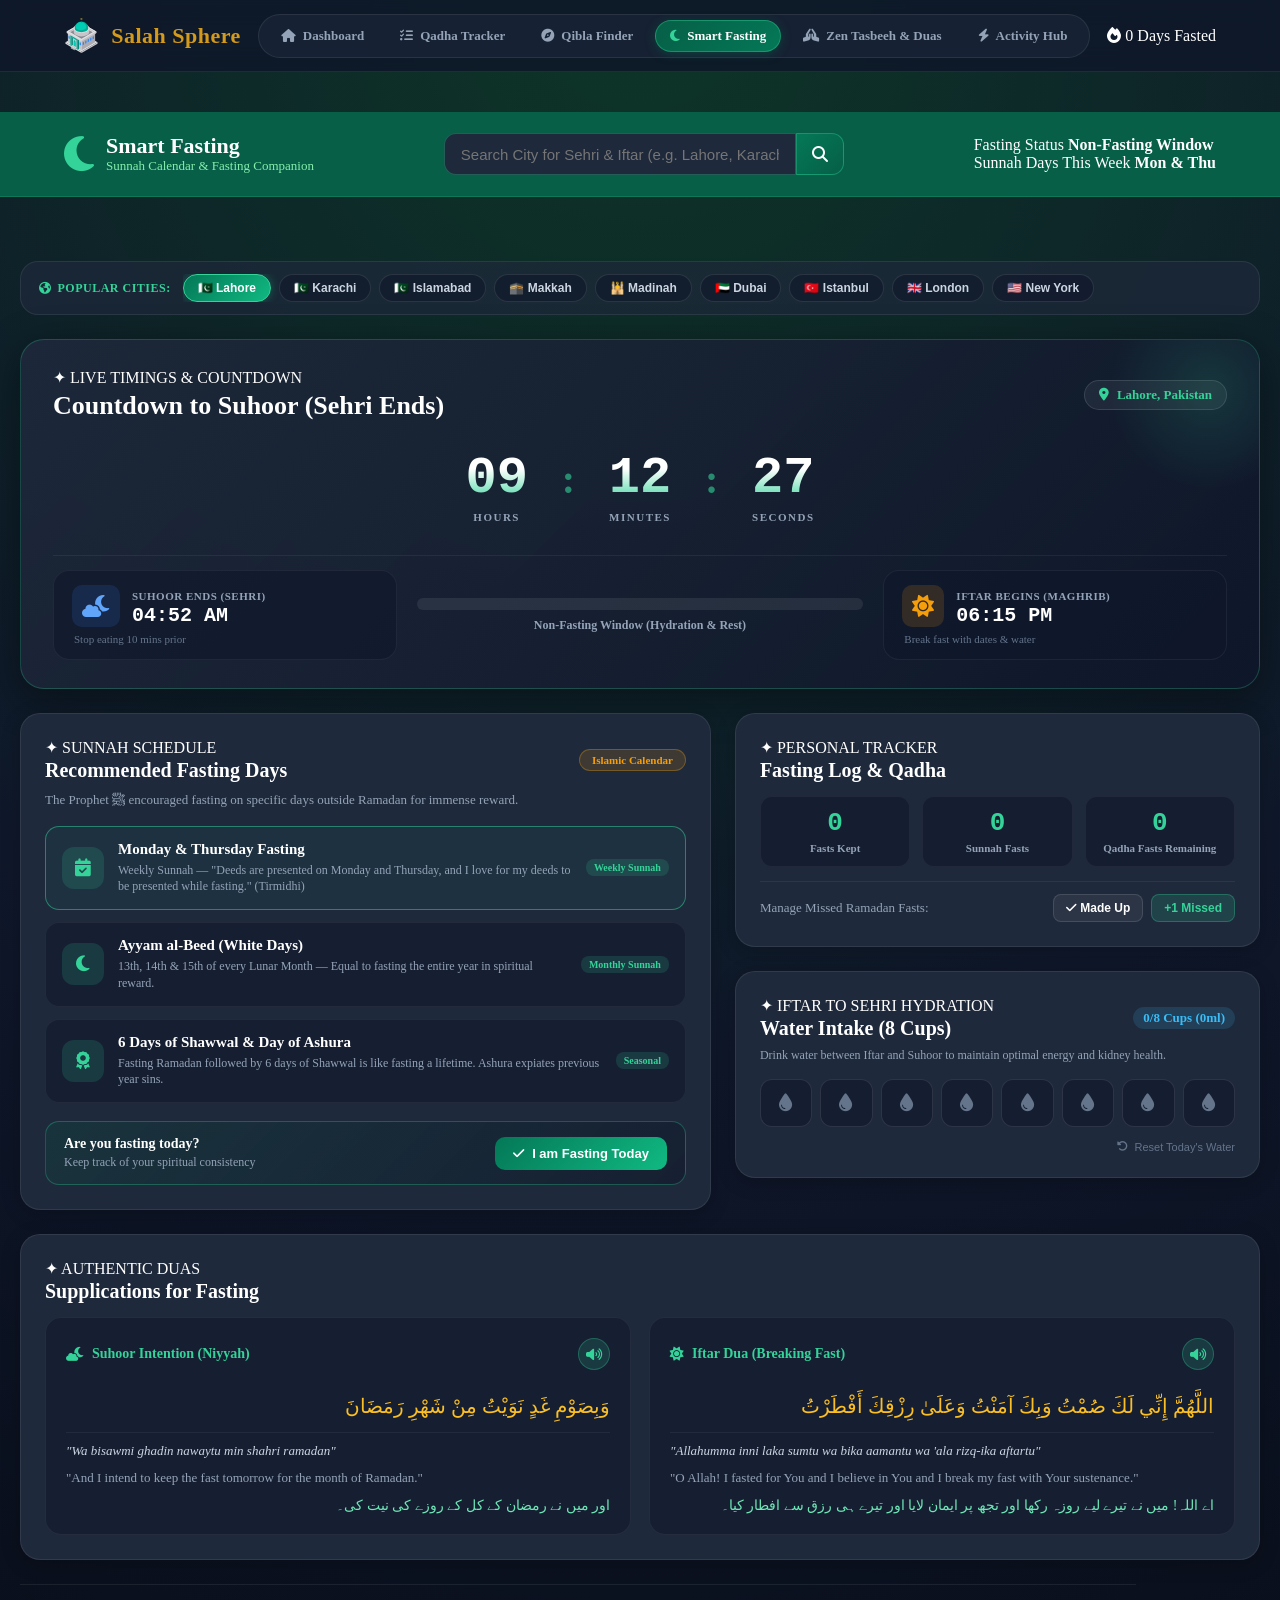
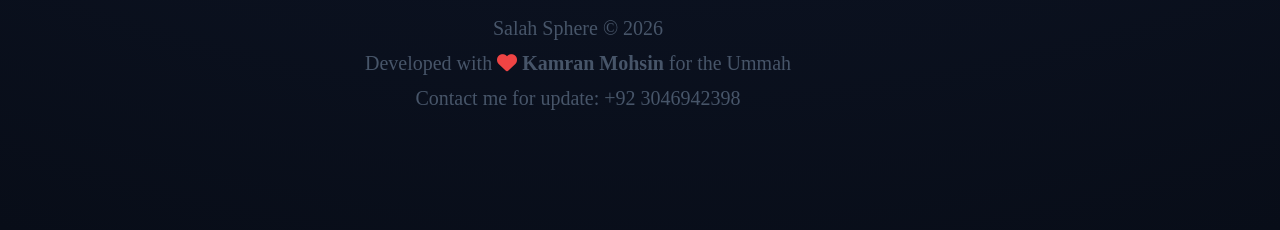
<file: fasting.html>
<!doctype html>
<html lang="en">
  <head>
    <meta charset="UTF-8" />
    <meta name="viewport" content="width=device-width, initial-scale=1.0" />
    <title>Smart Fasting & Sunnah Calendar - Salah Sphere</title>
    <link href="style.css" rel="stylesheet" />
    <link href="fasting.css" rel="stylesheet" />
    <link rel="stylesheet" href="https://cdnjs.cloudflare.com/ajax/libs/font-awesome/6.5.1/css/all.min.css" />
  </head>
  <body>
    <div class="map">
      <header>
        <div class="bar">
          <div class="nam" onclick="window.location.href='index.html'">
            <img src="mosque-icon.svg" width="28" height="28" alt="Salah Sphere" />
            <p>Salah Sphere</p>
          </div>
          <nav class="nav-links">
            <a href="index.html" class="nav-item"><i class="fa-solid fa-house"></i> <span>Dashboard</span></a>
            <a href="qadha.html" class="nav-item"><i class="fa-solid fa-list-check"></i> <span>Qadha Tracker</span></a>
            <a href="qibla.html" class="nav-item"><i class="fa-solid fa-compass"></i> <span>Qibla Finder</span></a>
            <a href="fasting.html" class="nav-item active"><i class="fa-solid fa-moon"></i> <span>Smart Fasting</span></a>
            <a href="tasbeeh.html" class="nav-item"><i class="fa-solid fa-hands-praying"></i> <span>Zen Tasbeeh & Duas</span></a>
            <a href="activity.html" class="nav-item"><i class="fa-solid fa-bolt"></i> <span>Activity Hub</span></a>
          </nav>
          <div class="streak-badge">
            <i class="fa-solid fa-fire"></i>
            <span id="fastStreakNum">0</span> Days Fasted
          </div>
        </div>
      </header>
      <div class="second">
        <div class="second-container">
          <div class="navbar">
            <div class="mosq">
              <i class="fa-solid fa-moon"></i>
              <div class="row">
                <h1>Smart Fasting</h1>
                <p>Sunnah Calendar & Fasting Companion</p>
              </div>
            </div>
          </div>
          <div class="search">
            <input type="text" id="fastingSearchInput" placeholder="Search City for Sehri & Iftar (e.g. Lahore, Karachi, Makkah)..." />
            <div class="glass" id="fastingSearchBtn">
              <i class="fa-solid fa-magnifying-glass"></i>
            </div>
          </div>
          <div class="quick-summary">
            <div class="summary-pill">
              <span class="pill-label">Fasting Status</span>
              <b id="heroFastingStatus">Non-Fasting Window</b>
            </div>
            <div class="summary-pill">
              <span class="pill-label">Sunnah Days This Week</span>
              <b id="sunnahDaysCount">Mon & Thu</b>
            </div>
          </div>
        </div>
      </div>
      <div class="fasting-container">
        <section class="quick-cities-bar">
          <span class="quick-cities-label"><i class="fa-solid fa-earth-americas"></i> Popular Cities:</span>
          <div class="cities-pills-list">
            <button class="city-pill-btn active" data-city="Lahore">🇵🇰 Lahore</button>
            <button class="city-pill-btn" data-city="Karachi">🇵🇰 Karachi</button>
            <button class="city-pill-btn" data-city="Islamabad">🇵🇰 Islamabad</button>
            <button class="city-pill-btn" data-city="Makkah">🕋 Makkah</button>
            <button class="city-pill-btn" data-city="Madinah">🕌 Madinah</button>
            <button class="city-pill-btn" data-city="Dubai">🇦🇪 Dubai</button>
            <button class="city-pill-btn" data-city="Istanbul">🇹🇷 Istanbul</button>
            <button class="city-pill-btn" data-city="London">🇬🇧 London</button>
            <button class="city-pill-btn" data-city="New_York">🇺🇸 New York</button>
          </div>
        </section>
        <section class="live-countdown-card reveal">
          <div class="countdown-head">
            <div class="cd-title">
              <span class="badge-tag">✦ LIVE TIMINGS & COUNTDOWN</span>
              <h2 id="nextEventTitle">Countdown to Iftar</h2>
            </div>
            <div class="location-pill" id="currentCityPill">
              <i class="fa-solid fa-location-dot"></i> <span id="fastingCityName">Current City</span>
            </div>
          </div>
          <div class="timer-display-box">
            <div class="time-block">
              <span class="tb-num" id="cdHours">00</span>
              <span class="tb-lbl">Hours</span>
            </div>
            <span class="tb-colon">:</span>
            <div class="time-block">
              <span class="tb-num" id="cdMins">00</span>
              <span class="tb-lbl">Minutes</span>
            </div>
            <span class="tb-colon">:</span>
            <div class="time-block">
              <span class="tb-num" id="cdSecs">00</span>
              <span class="tb-lbl">Seconds</span>
            </div>
          </div>
          <div class="times-dual-row">
            <div class="time-side-card sehri-side">
              <div class="side-info">
                <i class="fa-solid fa-cloud-moon"></i>
                <div>
                  <span class="side-tag">Suhoor Ends (Sehri)</span>
                  <h3 id="sehriTimeDisplay">04:50 AM</h3>
                </div>
              </div>
              <span class="side-hint">Stop eating 10 mins prior</span>
            </div>
            <div class="progress-arc-wrap">
              <div class="fasting-progress-bar">
                <div class="fasting-progress-fill" id="fastingProgressFill"></div>
              </div>
              <span id="fastingElapsedText">Fasting Day Progress</span>
            </div>
            <div class="time-side-card iftar-side">
              <div class="side-info">
                <i class="fa-solid fa-sun"></i>
                <div>
                  <span class="side-tag">Iftar Begins (Maghrib)</span>
                  <h3 id="iftarTimeDisplay">06:15 PM</h3>
                </div>
              </div>
              <span class="side-hint">Break fast with dates & water</span>
            </div>
          </div>
        </section>
        <div class="fasting-grid-two reveal">
          <section class="sunnah-cal-card">
            <div class="sec-head">
              <div class="sec-left">
                <span class="badge-tag">✦ SUNNAH SCHEDULE</span>
                <h3>Recommended Fasting Days</h3>
              </div>
              <span class="hijri-badge" id="hijriMonthBadge">Islamic Calendar</span>
            </div>
            <p class="sec-sub">The Prophet ﷺ encouraged fasting on specific days outside Ramadan for immense reward.</p>
            <div class="sunnah-items">
              <div class="sunnah-box active-sunnah">
                <div class="s-icon"><i class="fa-solid fa-calendar-check"></i></div>
                <div class="s-content">
                  <h4>Monday & Thursday Fasting</h4>
                  <p>Weekly Sunnah — "Deeds are presented on Monday and Thursday, and I love for my deeds to be presented while fasting." (Tirmidhi)</p>
                </div>
                <span class="s-tag">Weekly Sunnah</span>
              </div>
              <div class="sunnah-box">
                <div class="s-icon"><i class="fa-solid fa-moon"></i></div>
                <div class="s-content">
                  <h4>Ayyam al-Beed (White Days)</h4>
                  <p>13th, 14th & 15th of every Lunar Month — Equal to fasting the entire year in spiritual reward.</p>
                </div>
                <span class="s-tag">Monthly Sunnah</span>
              </div>
              <div class="sunnah-box">
                <div class="s-icon"><i class="fa-solid fa-award"></i></div>
                <div class="s-content">
                  <h4>6 Days of Shawwal & Day of Ashura</h4>
                  <p>Fasting Ramadan followed by 6 days of Shawwal is like fasting a lifetime. Ashura expiates previous year sins.</p>
                </div>
                <span class="s-tag">Seasonal</span>
              </div>
            </div>
            <div class="today-fast-action">
              <div class="today-text">
                <b>Are you fasting today?</b>
                <span>Keep track of your spiritual consistency</span>
              </div>
              <button id="toggleFastTodayBtn" class="fast-btn"><i class="fa-solid fa-check"></i> <span id="toggleFastBtnText">I am Fasting Today</span></button>
            </div>
          </section>
          <div class="fasting-right-col">
            <section class="stats-card">
              <div class="sec-head">
                <div class="sec-left">
                  <span class="badge-tag">✦ PERSONAL TRACKER</span>
                  <h3>Fasting Log & Qadha</h3>
                </div>
              </div>
              <div class="stats-mini-grid">
                <div class="stat-mini">
                  <span class="stat-v" id="totalFastsCount">0</span>
                  <span class="stat-k">Fasts Kept</span>
                </div>
                <div class="stat-mini">
                  <span class="stat-v" id="sunnahFastsCount">0</span>
                  <span class="stat-k">Sunnah Fasts</span>
                </div>
                <div class="stat-mini">
                  <span class="stat-v" id="qadhaFastsCount">0</span>
                  <span class="stat-k">Qadha Fasts Remaining</span>
                </div>
              </div>
              <div class="qadha-fast-tools">
                <span>Manage Missed Ramadan Fasts:</span>
                <div class="qf-actions">
                  <button class="qf-btn" id="decQadhaFastBtn" title="Completed 1 Qadha Fast"><i class="fa-solid fa-check"></i> Made Up</button>
                  <button class="qf-btn qf-add" id="incQadhaFastBtn">+1 Missed</button>
                </div>
              </div>
            </section>
            <section class="water-card">
              <div class="sec-head">
                <div class="sec-left">
                  <span class="badge-tag">✦ IFTAR TO SEHRI HYDRATION</span>
                  <h3>Water Intake (8 Cups)</h3>
                </div>
                <span class="water-progress-text" id="waterCountText">0/8 Cups</span>
              </div>
              <p class="water-sub">Drink water between Iftar and Suhoor to maintain optimal energy and kidney health.</p>
              <div class="water-cups-row" id="waterCupsContainer"></div>
              <button id="resetWaterBtn" class="reset-water-btn"><i class="fa-solid fa-rotate-left"></i> Reset Today's Water</button>
            </section>
          </div>
        </div>
        <section class="duas-fasting-card reveal">
          <div class="sec-head">
            <div class="sec-left">
              <span class="badge-tag">✦ AUTHENTIC DUAS</span>
              <h3>Supplications for Fasting</h3>
            </div>
          </div>
          <div class="duas-two-cols">
            <div class="dua-item-box">
              <div class="dua-top">
                <span class="dua-name"><i class="fa-solid fa-cloud-moon"></i> Suhoor Intention (Niyyah)</span>
                <button class="audio-btn" id="playSuhoorDuaBtn" title="Listen to Dua"><i class="fa-solid fa-volume-high"></i></button>
              </div>
              <div class="dua-arabic">وَبِصَوْمِ غَدٍ نَوَيْتُ مِنْ شَهْرِ رَمَضَانَ</div>
              <div class="dua-trans">"Wa bisawmi ghadin nawaytu min shahri ramadan"</div>
              <div class="dua-mean">"And I intend to keep the fast tomorrow for the month of Ramadan."</div>
              <div class="dua-urdu">اور میں نے رمضان کے کل کے روزے کی نیت کی۔</div>
            </div>
            <div class="dua-item-box">
              <div class="dua-top">
                <span class="dua-name"><i class="fa-solid fa-sun"></i> Iftar Dua (Breaking Fast)</span>
                <button class="audio-btn" id="playIftarDuaBtn" title="Listen to Dua"><i class="fa-solid fa-volume-high"></i></button>
              </div>
              <div class="dua-arabic">اللَّهُمَّ إِنِّي لَكَ صُمْتُ وَبِكَ آمَنْتُ وَعَلَىٰ رِزْقِكَ أَفْطَرْتُ</div>
              <div class="dua-trans">"Allahumma inni laka sumtu wa bika aamantu wa 'ala rizq-ika aftartu"</div>
              <div class="dua-mean">"O Allah! I fasted for You and I believe in You and I break my fast with Your sustenance."</div>
              <div class="dua-urdu">اے اللہ! میں نے تیرے لیے روزہ رکھا اور تجھ پر ایمان لایا اور تیرے ہی رزق سے افطار کیا۔</div>
            </div>
          </div>
        </section>
        <footer class="dash-footer">
          <div class="footer-links">
          <span>Salah Sphere © 2026</span>
          <span>Developed with <i class="fa-solid fa-heart" style="color:#ef4444"></i> <b>Kamran Mohsin</b> for the Ummah</span>
          <span>Contact me for update: +92 3046942398</span>
          </div>
        </footer>
      </div>
    </div>
    <div id="waterCelebrationModal" class="celebration-modal" style="display:none;">
      <div class="celebration-card">
        <div class="celebration-badge">✦ ALHAMDULILLAH ✦</div>
        <div class="celebration-icon" style="color:#38bdf8;"><i class="fa-solid fa-glass-water"></i></div>
        <h2>Masha'Allah! Hydration Goal Met! 💧</h2>
        <p>You have successfully drank all 8 cups (2,000ml) of water today. Staying energized and healthy for worship!</p>
        <button id="refillWaterBtn" class="fast-btn" style="margin-top:16px;width:100%;height:44px;font-size:14px;justify-content:center;">Start Next Round</button>
      </div>
    </div>
    <script src="fasting.js"></script>
  </body>
</html>
</file>
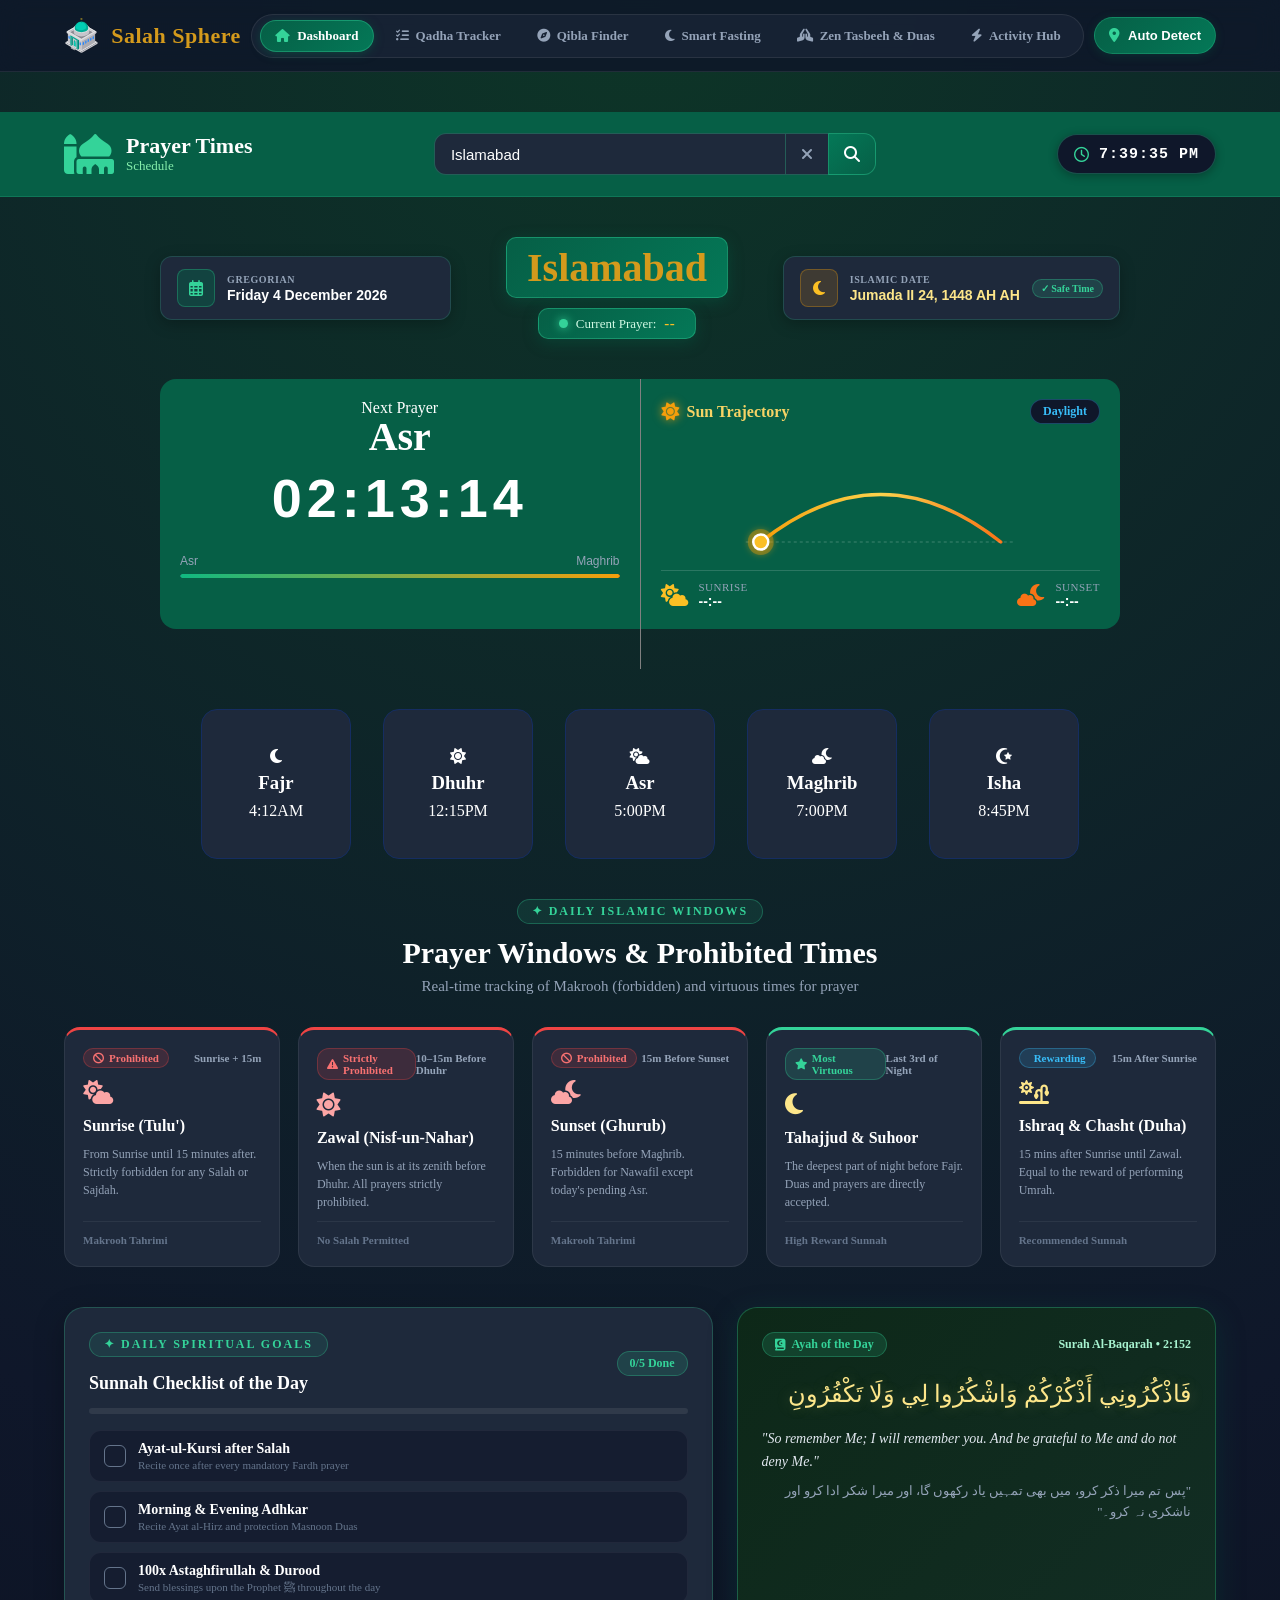
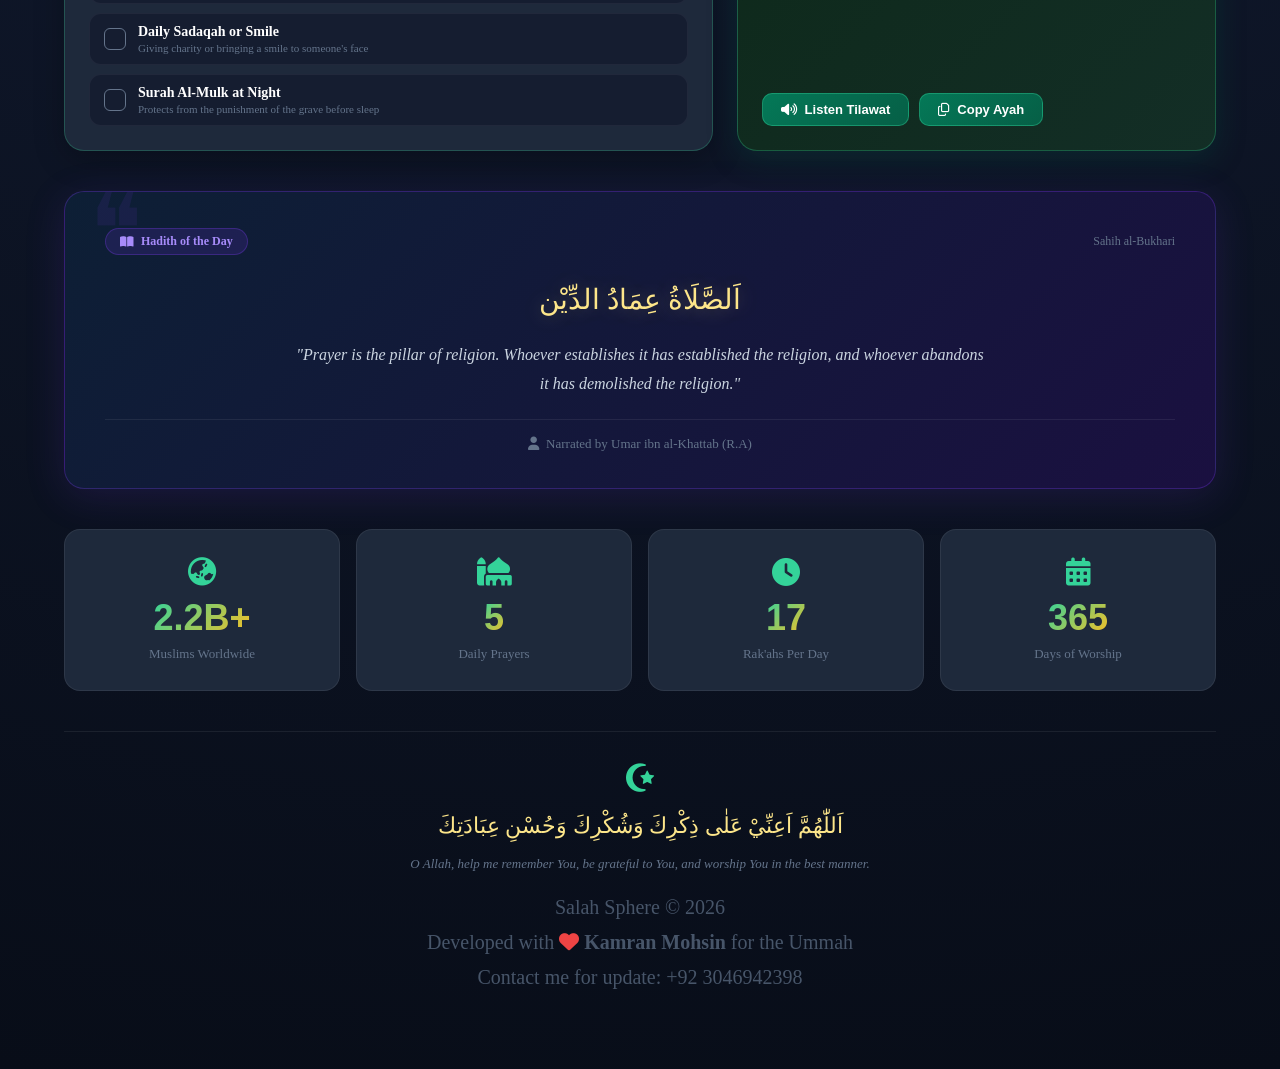
<file: main.html>
﻿<!doctype html>
<html lang="en">
  <head>
    <meta charset="UTF-8" />
    <meta name="viewport" content="width=device-width, initial-scale=1.0" />
    <title>Prayer Times App</title>
    <link href="style.css" rel="stylesheet" />
    <link
      rel="stylesheet"
      href="https://cdnjs.cloudflare.com/ajax/libs/font-awesome/6.5.1/css/all.min.css"
    />
    <link rel="icon" type="image/png" href="android-chrome-192x192.png" />
  </head>
  <body>
    <div class="map">
      <header>
        <div class="bar">
          <div class="nam">
            <img src="mosque-icon.svg" width="28" height="28" alt="Salah Sphere" />
            <p>Salah Sphere</p>
          </div>
          <nav class="nav-links">
            <a href="main.html" class="nav-item active"><i class="fa-solid fa-house"></i> <span>Dashboard</span></a>
            <a href="qadha.html" class="nav-item"><i class="fa-solid fa-list-check"></i> <span>Qadha Tracker</span></a>
            <a href="qibla.html" class="nav-item"><i class="fa-solid fa-compass"></i> <span>Qibla Finder</span></a>
            <a href="fasting.html" class="nav-item"><i class="fa-solid fa-moon"></i> <span>Smart Fasting</span></a>
            <a href="tasbeeh.html" class="nav-item"><i class="fa-solid fa-hands-praying"></i> <span>Zen Tasbeeh & Duas</span></a>
            <a href="activity.html" class="nav-item"><i class="fa-solid fa-bolt"></i> <span>Activity Hub</span></a>
          </nav>
          <div class="detect">
            <i class="fa-solid fa-location-dot"></i>
            <button class="fetch">Auto Detect</button>
          </div>
        </div>
      </header>
      <div class="second">
        <div class="second-container">
          <div class="navbar">
            <div class="mosq">
              <i class="fa-solid fa-mosque"></i>
              <div class="row">
                <h1>Prayer Times</h1>
                <p>Schedule</p>
              </div>
            </div>
          </div>
          <div class="search">
            <input type="text" value="Islamabad" placeholder="Enter City" />
            <div class="cut">
              <i class="fa-solid fa-xmark"></i>
            </div>
            <div class="glass">
              <i class="fa-solid fa-magnifying-glass"></i>
            </div>
          </div>
          <div class="clock">
            <i class="fa-regular fa-clock"></i>
            <b>3:40</b>
          </div>
        </div>
      </div>
      <div class="location">
        <div class="loc-col date-col">
          <div class="col-icon"><i class="fa-regular fa-calendar-days"></i></div>
          <div class="col-info">
            <span class="col-tag">Gregorian</span>
            <time>Wednesday, 23 September 2026</time>
          </div>
        </div>
        <div class="loc-col city-col">
          <p>Islamabad</p>
          <div class="current-prayer-btn">
            <span class="live-dot"></span>
            <span class="current-label">Current Prayer:</span>
            <span class="current-name">--</span>
          </div>
        </div>
        <div class="loc-col islamic-col">
          <div class="col-icon"><i class="fa-solid fa-moon"></i></div>
          <div class="col-info">
            <span class="col-tag">Islamic Date</span>
            <span class="islamic-date">--</span>
          </div>
          <span class="prayer-status-tag">✓ Safe Time</span>
        </div>
      </div>
      <div class="curve">
        <div class="pray">
          <p>Next Prayer</p>
          <h2>Asr</h2>
          <time>02:13:14</time>
          <div class="progress-container">
            <div class="progress-labels">
              <span class="label-left">Asr</span>
              <span class="label-right">Maghrib</span>
            </div>
            <div class="progress-track">
              <div class="progress-fill"></div>
            </div>
          </div>
        </div>
        <div class="divide"></div>
        <div class="sun">
          <div class="sun-container">
            <div class="sun-header">
              <p><i class="fa-solid fa-sun"></i> Sun Trajectory</p>
              <span class="sun-status">Daylight</span>
            </div>

            <div class="sun-arc-wrapper">
              <svg class="sun-svg" viewBox="0 0 300 130">
                <defs>
                  <linearGradient id="sunGradient" x1="0%" y1="0%" x2="100%" y2="0%">
                    <stop offset="0%" stop-color="#F59E0B" />
                    <stop offset="50%" stop-color="#FCD34D" />
                    <stop offset="100%" stop-color="#F97316" />
                  </linearGradient>
                  <filter id="sunGlow" x="-50%" y="-50%" width="200%" height="200%">
                    <feGaussianBlur stdDeviation="3" result="blur" />
                    <feComposite in="SourceGraphic" in2="blur" operator="over" />
                  </filter>
                </defs>
                <path id="sun-curve-bg" d="M 30,110 Q 150,15 270,110" fill="none" stroke="rgba(255,255,255,0.2)" stroke-dasharray="6,6" stroke-width="2.5" />
                  <path id="sun-curve-progress" d="M 30,110 Q 150,15 270,110" fill="none" stroke="url(#sunGradient)" stroke-width="3.5" stroke-linecap="round" />
                <line x1="15" y1="110" x2="285" y2="110" stroke="rgba(255,255,255,0.15)" stroke-width="1.5" stroke-dasharray="3,3" />
                <g id="moving-sun-group" transform="translate(30, 110)">
                  <circle r="13" fill="rgba(245, 158, 11, 0.35)" filter="url(#sunGlow)"></circle>
                  <circle r="7.5" fill="#FBBF24" stroke="#FFF" stroke-width="2.5"></circle>
                </g>
              </svg>
            </div>
            <div class="sun-times">
              <div class="sun-point sunrise-point">
                <i class="fa-solid fa-cloud-sun"></i>
                <div>
                  <span class="label">Sunrise</span>
                  <span class="time sunrise-time">--:--</span>
                </div>
              </div>
              <div class="sun-point sunset-point">
                <i class="fa-solid fa-cloud-moon"></i>
                <div>
                  <span class="label">Sunset</span>
                  <span class="time sunset-time">--:--</span>
                </div>
              </div>
            </div>
          </div>
        </div>
      </div>
      <div class="prayTimes">
        <div class="fajr">
          <i class="fa-solid fa-moon"></i>
          <h3>Fajr</h3>
          <time>4:12AM</time>
        </div>
        <div class="duhr">
          <i class="fa-solid fa-sun"></i>
          <h3>Dhuhr</h3>
          <time>12:15PM</time>
        </div>
        <div class="asr">
          <i class="fa-solid fa-cloud-sun"></i>
          <h3>Asr</h3>
          <time>5:00PM</time>
        </div>
        <div class="mgrib">
          <i class="fa-solid fa-cloud-moon"></i>
          <h3>Maghrib</h3>
          <time>7:00PM</time>
        </div>
        <div class="isha">
          <i class="fa-solid fa-star-and-crescent"></i>
          <h3>Isha</h3>
          <time>8:45PM</time>
        </div>
      </div>

      <section class="scroll-section windows-section">
        <div class="section-header reveal">
          <span class="section-badge">✦ Daily Islamic Windows</span>
          <h2>Prayer Windows & Prohibited Times</h2>
          <p>Real-time tracking of Makrooh (forbidden) and virtuous times for prayer</p>
        </div>
        <div class="windows-grid">
          <div class="window-card prohibited reveal">
            <div class="window-top">
              <span class="window-badge red"><i class="fa-solid fa-ban"></i> Prohibited</span>
              <span class="window-time" id="tulu-time">Sunrise + 15m</span>
            </div>
            <div class="window-icon"><i class="fa-solid fa-cloud-sun"></i></div>
            <h3>Sunrise (Tulu')</h3>
            <p>From Sunrise until 15 minutes after. Strictly forbidden for any Salah or Sajdah.</p>
            <div class="window-footer"><span class="badge-sub">Makrooh Tahrimi</span></div>
          </div>
          <div class="window-card prohibited reveal">
            <div class="window-top">
              <span class="window-badge red"><i class="fa-solid fa-triangle-exclamation"></i> Strictly Prohibited</span>
              <span class="window-time" id="zawal-window-time">10–15m Before Dhuhr</span>
            </div>
            <div class="window-icon"><i class="fa-solid fa-sun"></i></div>
            <h3>Zawal (Nisf-un-Nahar)</h3>
            <p>When the sun is at its zenith before Dhuhr. All prayers strictly prohibited.</p>
            <div class="window-footer"><span class="badge-sub">No Salah Permitted</span></div>
          </div>
          <div class="window-card prohibited reveal">
            <div class="window-top">
              <span class="window-badge red"><i class="fa-solid fa-ban"></i> Prohibited</span>
              <span class="window-time" id="ghurub-time">15m Before Sunset</span>
            </div>
            <div class="window-icon"><i class="fa-solid fa-cloud-moon"></i></div>
            <h3>Sunset (Ghurub)</h3>
            <p>15 minutes before Maghrib. Forbidden for Nawafil except today's pending Asr.</p>
            <div class="window-footer"><span class="badge-sub">Makrooh Tahrimi</span></div>
          </div>
          <div class="window-card blessed reveal">
            <div class="window-top">
              <span class="window-badge green"><i class="fa-solid fa-star"></i> Most Virtuous</span>
              <span class="window-time" id="tahajjud-time">Last 3rd of Night</span>
            </div>
            <div class="window-icon"><i class="fa-solid fa-moon"></i></div>
            <h3>Tahajjud & Suhoor</h3>
            <p>The deepest part of night before Fajr. Duas and prayers are directly accepted.</p>
            <div class="window-footer"><span class="badge-sub">High Reward Sunnah</span></div>
          </div>
          <div class="window-card blessed reveal">
            <div class="window-top">
              <span class="window-badge blue"><i class="fa-solid fa-sparkles"></i> Rewarding</span>
              <span class="window-time" id="duha-time">15m After Sunrise</span>
            </div>
            <div class="window-icon"><i class="fa-solid fa-sun-plant-wilt"></i></div>
            <h3>Ishraq & Chasht (Duha)</h3>
            <p>15 mins after Sunrise until Zawal. Equal to the reward of performing Umrah.</p>
            <div class="window-footer"><span class="badge-sub">Recommended Sunnah</span></div>
          </div>
        </div>
      </section>
      <section class="scroll-section daily-center-section">
        <div class="center-grid">
          <div class="sunnah-card reveal">
            <div class="sunnah-header">
              <div class="sunnah-title-wrap">
                <span class="section-badge">✦ Daily Spiritual Goals</span>
                <h3>Sunnah Checklist of the Day</h3>
              </div>
              <span class="sunnah-count-badge" id="sunnahProgressBadge">0/5 Done</span>
            </div>
            <div class="sunnah-bar-wrap">
              <div class="sunnah-bar-fill" id="sunnahBarFill"></div>
            </div>
            <div class="sunnah-list" id="sunnahList">
              <div class="sunnah-item" data-id="s1">
                <div class="check-box"><i class="fa-solid fa-check"></i></div>
                <div class="sunnah-info">
                  <b>Ayat-ul-Kursi after Salah</b>
                  <span>Recite once after every mandatory Fardh prayer</span>
                </div>
              </div>
              <div class="sunnah-item" data-id="s2">
                <div class="check-box"><i class="fa-solid fa-check"></i></div>
                <div class="sunnah-info">
                  <b>Morning & Evening Adhkar</b>
                  <span>Recite Ayat al-Hirz and protection Masnoon Duas</span>
                </div>
              </div>
              <div class="sunnah-item" data-id="s3">
                <div class="check-box"><i class="fa-solid fa-check"></i></div>
                <div class="sunnah-info">
                  <b>100x Astaghfirullah & Durood</b>
                  <span>Send blessings upon the Prophet ﷺ throughout the day</span>
                </div>
              </div>
              <div class="sunnah-item" data-id="s4">
                <div class="check-box"><i class="fa-solid fa-check"></i></div>
                <div class="sunnah-info">
                  <b>Daily Sadaqah or Smile</b>
                  <span>Giving charity or bringing a smile to someone's face</span>
                </div>
              </div>
              <div class="sunnah-item" data-id="s5">
                <div class="check-box"><i class="fa-solid fa-check"></i></div>
                <div class="sunnah-info">
                  <b>Surah Al-Mulk at Night</b>
                  <span>Protects from the punishment of the grave before sleep</span>
                </div>
              </div>
            </div>
          </div>
          <div class="ayah-card reveal">
            <div class="ayah-top">
              <span class="ayah-badge"><i class="fa-solid fa-quran"></i> Ayah of the Day</span>
              <span class="ayah-surah">Surah Al-Baqarah • 2:152</span>
            </div>
            <div class="ayah-arabic">فَاذْكُرُونِي أَذْكُرْكُمْ وَاشْكُرُوا لِي وَلَا تَكْفُرُونِ</div>
            <p class="ayah-trans">"So remember Me; I will remember you. And be grateful to Me and do not deny Me."</p>
            <p class="ayah-urdu">"پس تم میرا ذکر کرو، میں بھی تمہیں یاد رکھوں گا، اور میرا شکر ادا کرو اور ناشکری نہ کرو۔"</p>
            <div class="ayah-action-row" style="display:flex;gap:10px;flex-wrap:wrap;">
              <button class="copy-ayah-btn" id="playAyahBtn"><i class="fa-solid fa-volume-high"></i> <span>Listen Tilawat</span></button>
              <button class="copy-ayah-btn" id="copyAyahBtn"><i class="fa-regular fa-copy"></i> <span>Copy Ayah</span></button>
            </div>
          </div>
        </div>
      </section>

      <section class="scroll-section hadith-section reveal">
        <div class="hadith-card">
          <div class="hadith-top">
            <span class="hadith-badge"><i class="fa-solid fa-book-open"></i> Hadith of the Day</span>
            <span class="hadith-src">Sahih al-Bukhari</span>
          </div>
          <div class="hadith-arabic">اَلصَّلَاةُ عِمَادُ الدِّيْن</div>
          <p class="hadith-text">"Prayer is the pillar of religion. Whoever establishes it has established the religion, and whoever abandons it has demolished the religion."</p>
          <div class="hadith-footer">
            <span class="hadith-narrator"><i class="fa-solid fa-user"></i> Narrated by Umar ibn al-Khattab (R.A)</span>
          </div>
        </div>
      </section>

      <section class="scroll-section stats-section">
        <div class="stats-grid">
          <div class="stat-card reveal">
            <i class="fa-solid fa-earth-asia"></i>
            <div class="stat-num">2.2B+</div>
            <div class="stat-label">Muslims Worldwide</div>
          </div>
          <div class="stat-card reveal">
            <i class="fa-solid fa-mosque"></i>
            <div class="stat-num">5</div>
            <div class="stat-label">Daily Prayers</div>
          </div>
          <div class="stat-card reveal">
            <i class="fa-solid fa-clock"></i>
            <div class="stat-num">17</div>
            <div class="stat-label">Rak'ahs Per Day</div>
          </div>
          <div class="stat-card reveal">
            <i class="fa-solid fa-calendar-days"></i>
            <div class="stat-num">365</div>
            <div class="stat-label">Days of Worship</div>
          </div>
        </div>
      </section>

      <footer class="dash-footer reveal">
        <div class="footer-quote">
          <i class="fa-solid fa-star-and-crescent"></i>
          <p>اَللّٰهُمَّ اَعِنِّيْ عَلٰى ذِكْرِكَ وَشُكْرِكَ وَحُسْنِ عِبَادَتِكَ</p>
          <span>O Allah, help me remember You, be grateful to You, and worship You in the best manner.</span>
        </div>
        <div class="footer-links">
          <span>Salah Sphere © 2026</span>
          <span>Developed with <i class="fa-solid fa-heart" style="color:#ef4444"></i> <b>Kamran Mohsin</b> for the Ummah</span>
          <span>Contact me for update: +92 3046942398</span>
        </div>
      </footer>
    </div>
  </body>
  <script src="portfolio.js"></script>
</html>
</file>
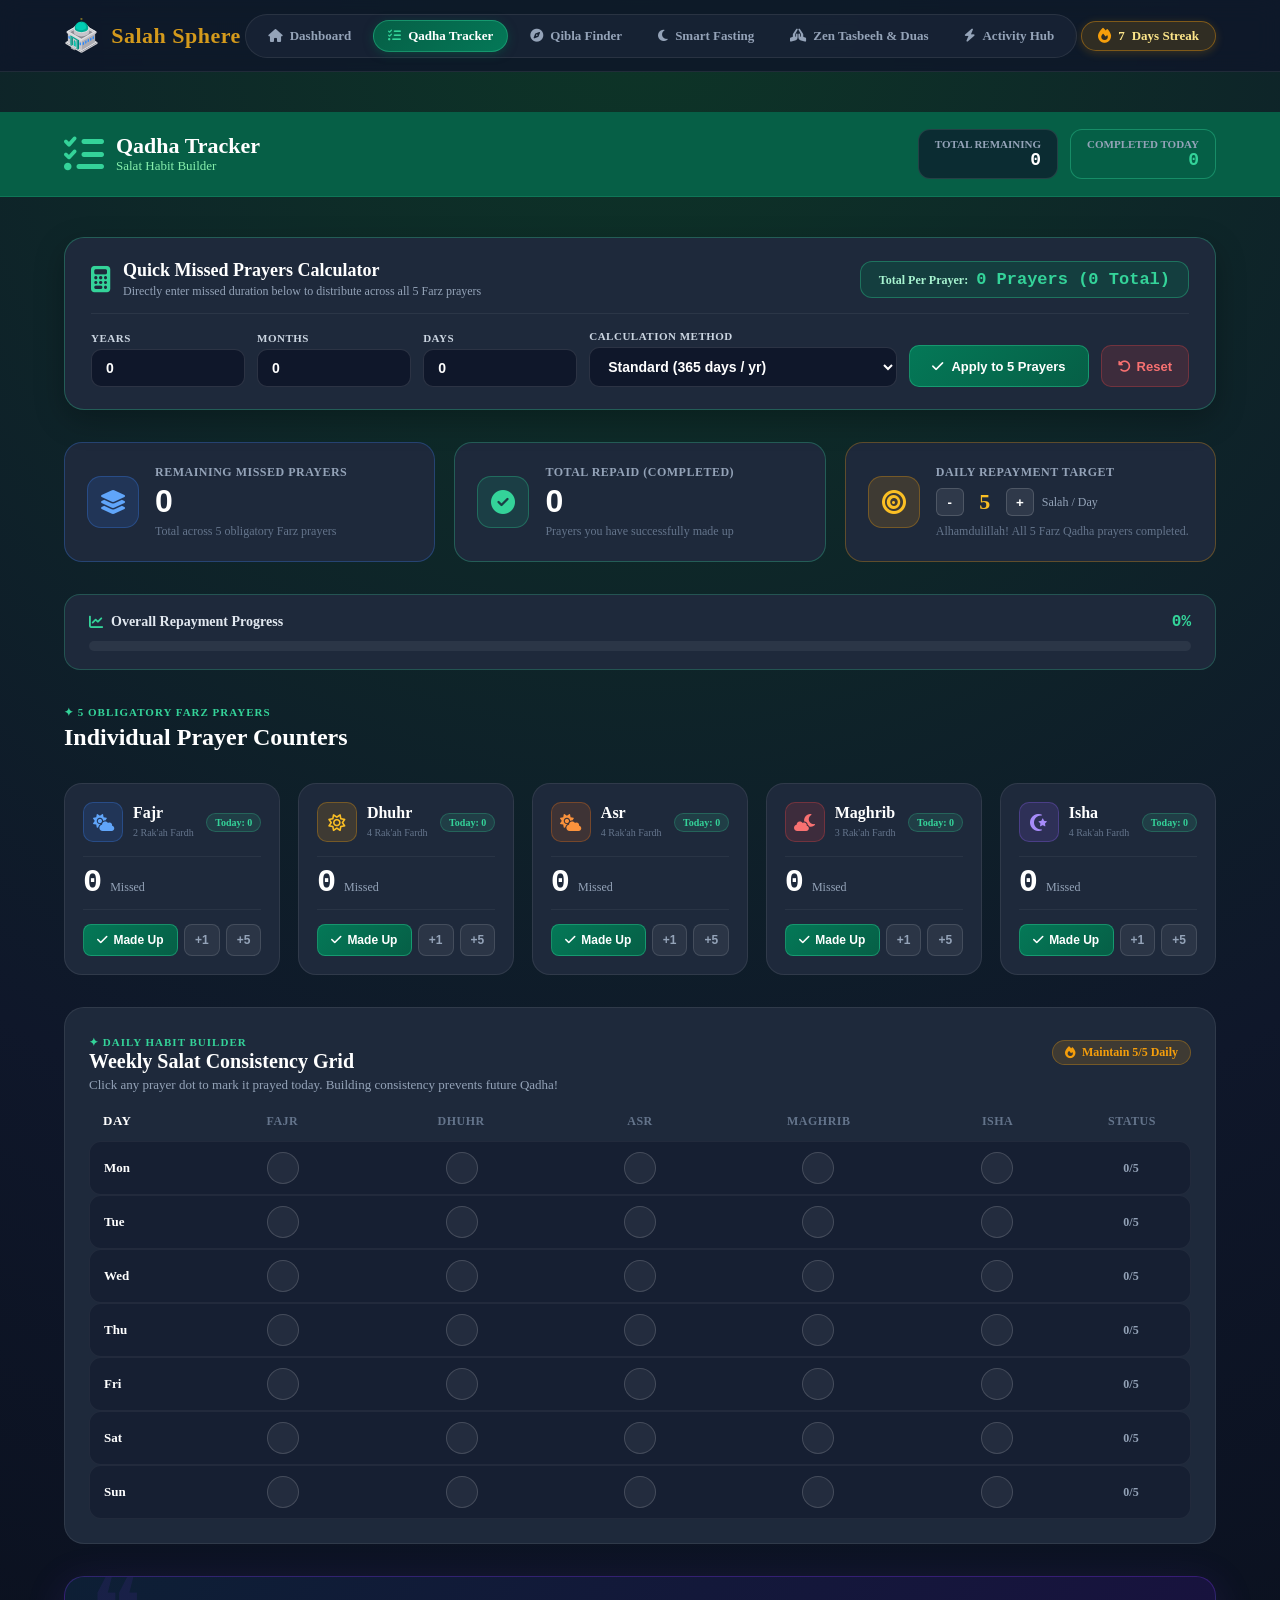
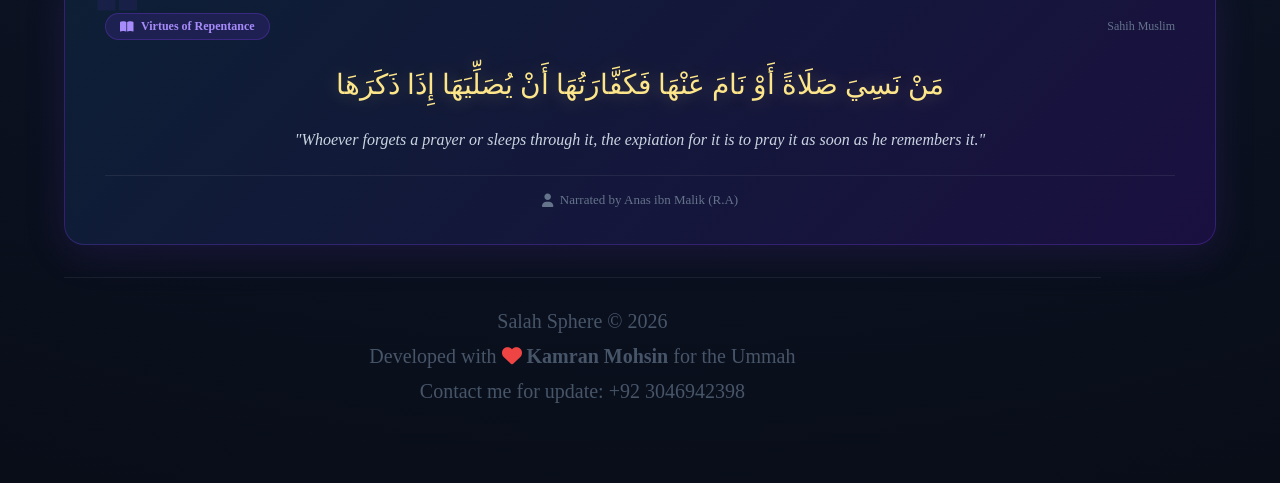
<file: qadha.html>
<!doctype html>
<html lang="en">
  <head>
    <meta charset="UTF-8" />
    <meta name="viewport" content="width=device-width, initial-scale=1.0" />
    <title>Qadha Tracker & Salat Habit Builder - Salah Sphere</title>
    <link href="style.css" rel="stylesheet" />
    <link href="qadha.css" rel="stylesheet" />
    <link
      rel="stylesheet"
      href="https://cdnjs.cloudflare.com/ajax/libs/font-awesome/6.5.1/css/all.min.css"
    />
  </head>
  <body>
    <div class="map">
      <header>
        <div class="bar">
          <div class="nam" onclick="window.location.href = 'index.html'">
            <img
              src="mosque-icon.svg"
              width="28"
              height="28"
              alt="Salah Sphere"
            />
            <p>Salah Sphere</p>
          </div>
          <nav class="nav-links">
            <a href="index.html" class="nav-item"
              ><i class="fa-solid fa-house"></i> <span>Dashboard</span></a
            >
            <a href="qadha.html" class="nav-item active"
              ><i class="fa-solid fa-list-check"></i>
              <span>Qadha Tracker</span></a
            >
            <a href="qibla.html" class="nav-item"
              ><i class="fa-solid fa-compass"></i> <span>Qibla Finder</span></a
            >
            <a href="fasting.html" class="nav-item"
              ><i class="fa-solid fa-moon"></i> <span>Smart Fasting</span></a
            >
            <a href="tasbeeh.html" class="nav-item"
              ><i class="fa-solid fa-hands-praying"></i>
              <span>Zen Tasbeeh & Duas</span></a
            >
            <a href="activity.html" class="nav-item"
              ><i class="fa-solid fa-bolt"></i> <span>Activity Hub</span></a
            >
          </nav>
          <div class="streak-badge">
            <i class="fa-solid fa-fire"></i>
            <span id="streakNum">7</span> Days Streak
          </div>
        </div>
      </header>
      <div class="second">
        <div class="second-container">
          <div class="navbar">
            <div class="mosq">
              <i class="fa-solid fa-list-check"></i>
              <div class="row">
                <h1>Qadha Tracker</h1>
                <p>Salat Habit Builder</p>
              </div>
            </div>
          </div>
          <div class="quick-summary">
            <div class="summary-pill">
              <span class="pill-label">Total Remaining</span>
              <b id="totalRemaining">0</b>
            </div>
            <div class="summary-pill highlight">
              <span class="pill-label">Completed Today</span>
              <b id="todayCompleted">0</b>
            </div>
          </div>
        </div>
      </div>
      <div class="qadha-container">
        <section class="calc-strip-card reveal">
          <div class="calc-strip-top">
            <div class="calc-strip-title">
              <i class="fa-solid fa-calculator"></i>
              <div>
                <h3>Quick Missed Prayers Calculator</h3>
                <span
                  >Directly enter missed duration below to distribute across all
                  5 Farz prayers</span
                >
              </div>
            </div>
            <div class="calc-total-pill">
              <span>Total Per Prayer:</span>
              <b id="calcResultDisplay">0 Prayers</b>
            </div>
          </div>
          <div class="calc-strip-inputs">
            <div class="calc-input-box">
              <label>Years</label>
              <input
                type="number"
                id="calcYears"
                min="0"
                max="60"
                value="0"
                placeholder="0"
              />
            </div>
            <div class="calc-input-box">
              <label>Months</label>
              <input
                type="number"
                id="calcMonths"
                min="0"
                max="11"
                value="0"
                placeholder="0"
              />
            </div>
            <div class="calc-input-box">
              <label>Days</label>
              <input
                type="number"
                id="calcDays"
                min="0"
                max="30"
                value="0"
                placeholder="0"
              />
            </div>
            <div class="calc-input-box rule-box">
              <label>Calculation Method</label>
              <select id="calcGender">
                <option value="male">Standard (365 days / yr)</option>
                <option value="female">
                  Accounting for Excuse (~300 days / yr)
                </option>
              </select>
            </div>
            <button class="apply-calc-btn" id="applyCalcBtn">
              <i class="fa-solid fa-check"></i> Apply to 5 Prayers
            </button>
            <button
              class="reset-calc-btn"
              id="resetCalcBtn"
              title="Reset all counts to 0"
            >
              <i class="fa-solid fa-rotate-left"></i> Reset
            </button>
          </div>
        </section>
        <section class="overview-grid">
          <div class="stat-box primary">
            <div class="stat-icon"><i class="fa-solid fa-layer-group"></i></div>
            <div class="stat-info">
              <span class="stat-title">Remaining Missed Prayers</span>
              <h2 id="totalCountDisplay">0</h2>
              <span class="stat-desc"
                >Total across 5 obligatory Farz prayers</span
              >
            </div>
          </div>
          <div class="stat-box success">
            <div class="stat-icon">
              <i class="fa-solid fa-circle-check"></i>
            </div>
            <div class="stat-info">
              <span class="stat-title">Total Repaid (Completed)</span>
              <h2 id="totalRepaidDisplay">0</h2>
              <span class="stat-desc"
                >Prayers you have successfully made up</span
              >
            </div>
          </div>
          <div class="stat-box warning">
            <div class="stat-icon"><i class="fa-solid fa-bullseye"></i></div>
            <div class="stat-info">
              <span class="stat-title">Daily Repayment Target</span>
              <div class="target-row">
                <button class="target-btn" id="decTarget">-</button>
                <b id="targetDisplay">5</b>
                <button class="target-btn" id="incTarget">+</button>
                <span class="target-sub">Salah / Day</span>
              </div>
              <span class="stat-desc" id="estDaysText"
                >Estimated: ~0 days to complete</span
              >
            </div>
          </div>
        </section>
        <section class="progress-card">
          <div class="progress-head">
            <div class="progress-title">
              <i class="fa-solid fa-chart-line"></i>
              <b>Overall Repayment Progress</b>
            </div>
            <span class="progress-pct" id="progressPctText">0%</span>
          </div>
          <div class="qadha-bar-track">
            <div class="qadha-bar-fill" id="qadhaBarFill"></div>
          </div>
        </section>
        <div class="section-title">
          <div class="title-left">
            <span class="badge-tag">✦ 5 Obligatory Farz Prayers</span>
            <h2>Individual Prayer Counters</h2>
          </div>
        </div>
        <section class="prayer-cards-grid reveal">
          <div class="qadha-card" data-prayer="fajr">
            <div class="q-card-head">
              <div class="q-icon fajr-ic">
                <i class="fa-solid fa-cloud-sun"></i>
              </div>
              <div class="q-name">
                <h3>Fajr</h3>
                <span>2 Rak'ah Fardh</span>
              </div>
              <span class="done-tag" id="done-fajr">Today: 0</span>
            </div>
            <div class="q-count-display">
              <span class="q-num" id="count-fajr">0</span>
              <span class="q-lbl">Missed</span>
            </div>
            <div class="q-actions">
              <button
                class="btn-step dec-btn"
                data-prayer="fajr"
                title="Completed 1 Qadha"
              >
                <i class="fa-solid fa-check"></i> Made Up
              </button>
              <button
                class="btn-mini inc-btn"
                data-prayer="fajr"
                title="Add 1 Missed"
              >
                +1
              </button>
              <button
                class="btn-mini add-five-btn"
                data-prayer="fajr"
                title="Add 5 Missed"
              >
                +5
              </button>
            </div>
          </div>
          <div class="qadha-card" data-prayer="dhuhr">
            <div class="q-card-head">
              <div class="q-icon dhuhr-ic">
                <i class="fa-regular fa-sun"></i>
              </div>
              <div class="q-name">
                <h3>Dhuhr</h3>
                <span>4 Rak'ah Fardh</span>
              </div>
              <span class="done-tag" id="done-dhuhr">Today: 0</span>
            </div>
            <div class="q-count-display">
              <span class="q-num" id="count-dhuhr">0</span>
              <span class="q-lbl">Missed</span>
            </div>
            <div class="q-actions">
              <button
                class="btn-step dec-btn"
                data-prayer="dhuhr"
                title="Completed 1 Qadha"
              >
                <i class="fa-solid fa-check"></i> Made Up
              </button>
              <button
                class="btn-mini inc-btn"
                data-prayer="dhuhr"
                title="Add 1 Missed"
              >
                +1
              </button>
              <button
                class="btn-mini add-five-btn"
                data-prayer="dhuhr"
                title="Add 5 Missed"
              >
                +5
              </button>
            </div>
          </div>
          <div class="qadha-card" data-prayer="asr">
            <div class="q-card-head">
              <div class="q-icon asr-ic">
                <i class="fa-solid fa-cloud-sun"></i>
              </div>
              <div class="q-name">
                <h3>Asr</h3>
                <span>4 Rak'ah Fardh</span>
              </div>
              <span class="done-tag" id="done-asr">Today: 0</span>
            </div>
            <div class="q-count-display">
              <span class="q-num" id="count-asr">0</span>
              <span class="q-lbl">Missed</span>
            </div>
            <div class="q-actions">
              <button
                class="btn-step dec-btn"
                data-prayer="asr"
                title="Completed 1 Qadha"
              >
                <i class="fa-solid fa-check"></i> Made Up
              </button>
              <button
                class="btn-mini inc-btn"
                data-prayer="asr"
                title="Add 1 Missed"
              >
                +1
              </button>
              <button
                class="btn-mini add-five-btn"
                data-prayer="asr"
                title="Add 5 Missed"
              >
                +5
              </button>
            </div>
          </div>
          <div class="qadha-card" data-prayer="maghrib">
            <div class="q-card-head">
              <div class="q-icon maghrib-ic">
                <i class="fa-solid fa-cloud-moon"></i>
              </div>
              <div class="q-name">
                <h3>Maghrib</h3>
                <span>3 Rak'ah Fardh</span>
              </div>
              <span class="done-tag" id="done-maghrib">Today: 0</span>
            </div>
            <div class="q-count-display">
              <span class="q-num" id="count-maghrib">0</span>
              <span class="q-lbl">Missed</span>
            </div>
            <div class="q-actions">
              <button
                class="btn-step dec-btn"
                data-prayer="maghrib"
                title="Completed 1 Qadha"
              >
                <i class="fa-solid fa-check"></i> Made Up
              </button>
              <button
                class="btn-mini inc-btn"
                data-prayer="maghrib"
                title="Add 1 Missed"
              >
                +1
              </button>
              <button
                class="btn-mini add-five-btn"
                data-prayer="maghrib"
                title="Add 5 Missed"
              >
                +5
              </button>
            </div>
          </div>
          <div class="qadha-card" data-prayer="isha">
            <div class="q-card-head">
              <div class="q-icon isha-ic">
                <i class="fa-solid fa-star-and-crescent"></i>
              </div>
              <div class="q-name">
                <h3>Isha</h3>
                <span>4 Rak'ah Fardh</span>
              </div>
              <span class="done-tag" id="done-isha">Today: 0</span>
            </div>
            <div class="q-count-display">
              <span class="q-num" id="count-isha">0</span>
              <span class="q-lbl">Missed</span>
            </div>
            <div class="q-actions">
              <button
                class="btn-step dec-btn"
                data-prayer="isha"
                title="Completed 1 Qadha"
              >
                <i class="fa-solid fa-check"></i> Made Up
              </button>
              <button
                class="btn-mini inc-btn"
                data-prayer="isha"
                title="Add 1 Missed"
              >
                +1
              </button>
              <button
                class="btn-mini add-five-btn"
                data-prayer="isha"
                title="Add 5 Missed"
              >
                +5
              </button>
            </div>
          </div>
        </section>
        <section class="habit-section reveal">
          <div class="habit-card">
            <div class="habit-header">
              <div class="habit-title">
                <span class="badge-tag">✦ Daily Habit Builder</span>
                <h3>Weekly Salat Consistency Grid</h3>
              </div>
              <span class="habit-streak"
                ><i class="fa-solid fa-fire"></i> Maintain 5/5 Daily</span
              >
            </div>
            <p class="habit-sub">
              Click any prayer dot to mark it prayed today. Building consistency
              prevents future Qadha!
            </p>
            <div class="week-table-wrap">
              <div class="week-row head-row">
                <span class="day-col">Day</span>
                <span>Fajr</span>
                <span>Dhuhr</span>
                <span>Asr</span>
                <span>Maghrib</span>
                <span>Isha</span>
                <span>Status</span>
              </div>
              <div id="weekRowsContainer"></div>
            </div>
          </div>
        </section>
        <div
          id="weekCelebrationModal"
          class="celebration-modal"
          style="display: none"
        >
          <div class="celebration-card">
            <div class="celebration-badge">✦ MA SHA ALLAH ✦</div>
            <div class="celebration-icon">
              <i class="fa-solid fa-award"></i>
            </div>
            <h2>Masha'Allah! Week Completed! 🎉</h2>
            <p>
              You have successfully performed all 35 prayers this week! May
              Allah accept your steadfastness and grant you barakah.
            </p>
            <div class="celebration-timer">
              Resetting ticks for the new week...
            </div>
            <button
              id="nextWeekBtn"
              class="btn-step"
              style="
                margin-top: 16px;
                width: 100%;
                height: 44px;
                font-size: 14px;
              "
            >
              Start Next Week
            </button>
          </div>
        </div>
        <section class="hadith-card reveal">
          <div class="hadith-top">
            <span class="hadith-badge"
              ><i class="fa-solid fa-book-open"></i> Virtues of Repentance</span
            >
            <span class="hadith-src">Sahih Muslim</span>
          </div>
          <div class="hadith-arabic">
            مَنْ نَسِيَ صَلَاةً أَوْ نَامَ عَنْهَا فَكَفَّارَتُهَا أَنْ
            يُصَلِّيَهَا إِذَا ذَكَرَهَا
          </div>
          <p class="hadith-text">
            "Whoever forgets a prayer or sleeps through it, the expiation for it
            is to pray it as soon as he remembers it."
          </p>
          <div class="hadith-footer">
            <span class="hadith-narrator"
              ><i class="fa-solid fa-user"></i> Narrated by Anas ibn Malik
              (R.A)</span
            >
          </div>
        </section>
        <footer class="dash-footer">
          <div class="footer-links">
            <span>Salah Sphere © 2026</span>
            <span
              >Developed with
              <i class="fa-solid fa-heart" style="color: #ef4444"></i>
              <b>Kamran Mohsin</b> for the Ummah</span
            >
            <span>Contact me for update: +92 3046942398</span>
          </div>
        </footer>
      </div>
    </div>
    <script src="qadha.js"></script>
  </body>
</html>
</file>
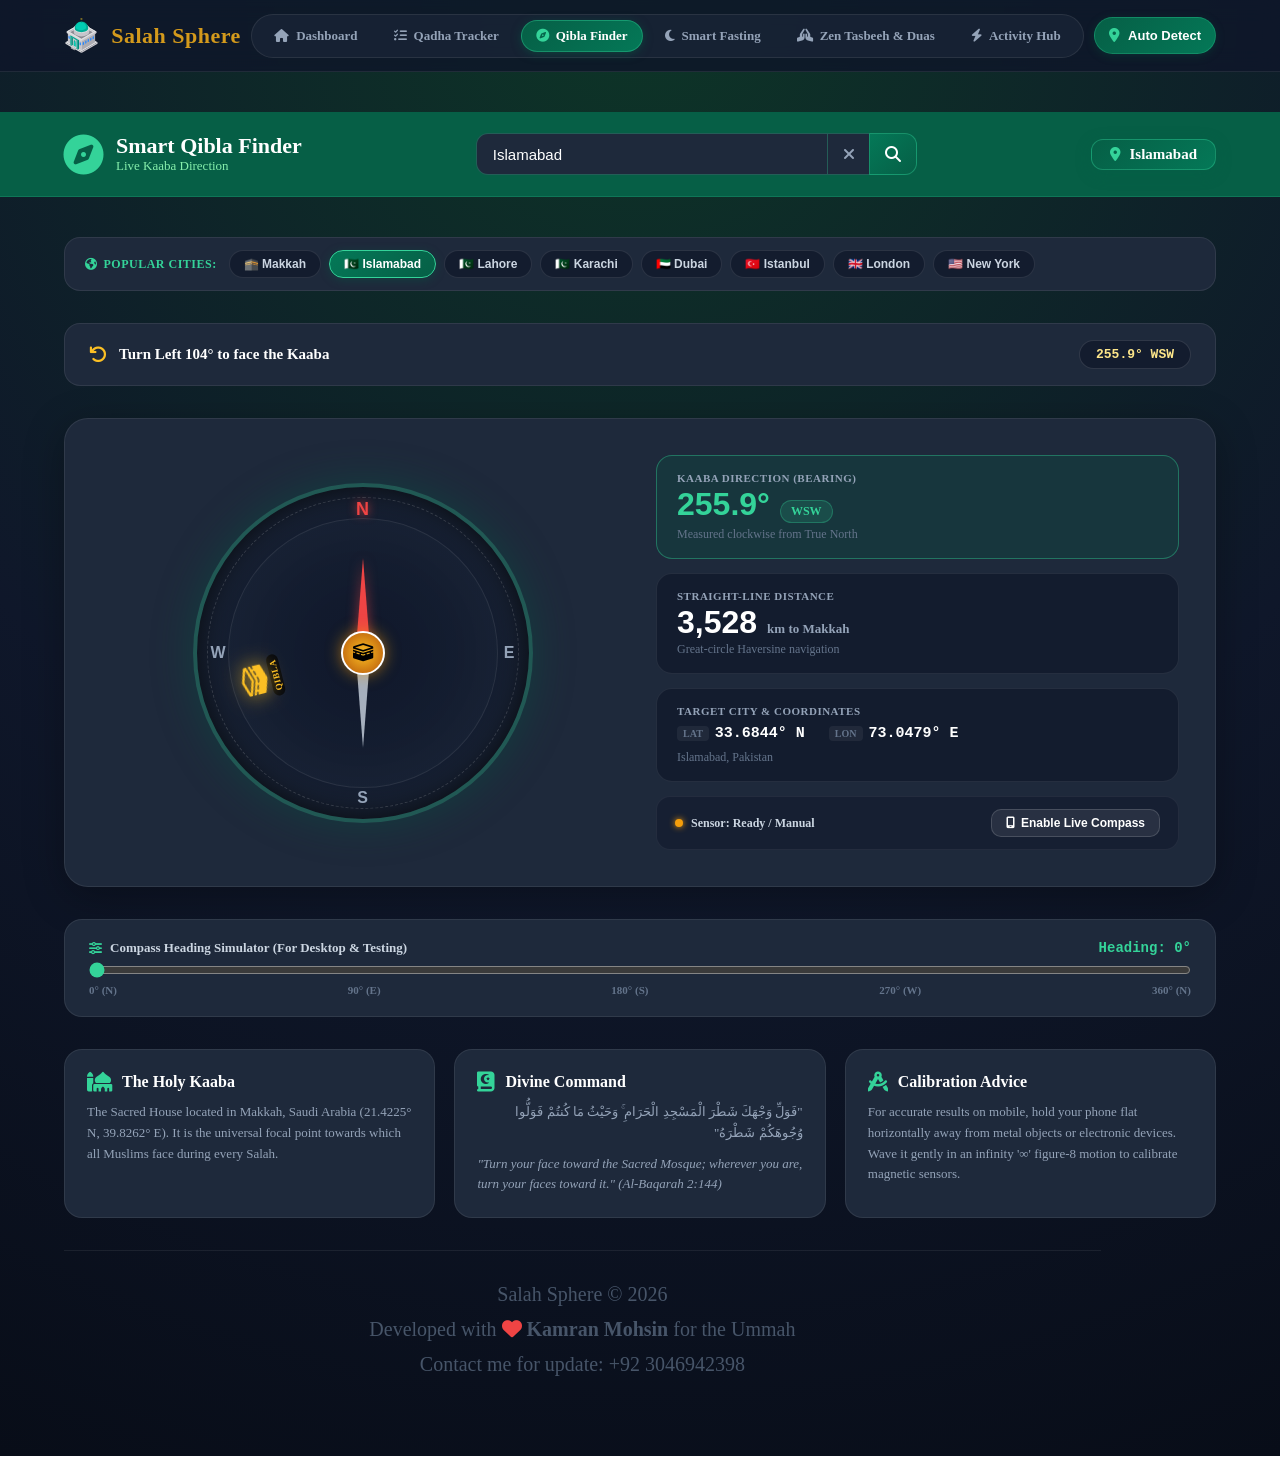
<file: qibla.html>
<!doctype html>
<html lang="en">
  <head>
    <meta charset="UTF-8" />
    <meta name="viewport" content="width=device-width, initial-scale=1.0" />
    <title>Smart Qibla Finder - Salah Sphere</title>
    <link href="style.css" rel="stylesheet" />
    <link href="qibla.css" rel="stylesheet" />
    <link
      rel="stylesheet"
      href="https://cdnjs.cloudflare.com/ajax/libs/font-awesome/6.5.1/css/all.min.css"
    />
  </head>
  <body>
    <div class="map">
      <header>
        <div class="bar">
          <div class="nam" onclick="window.location.href = 'index.html'">
            <img
              src="mosque-icon.svg"
              width="28"
              height="28"
              alt="Salah Sphere"
            />
            <p>Salah Sphere</p>
          </div>
          <nav class="nav-links">
            <a href="index.html" class="nav-item"
              ><i class="fa-solid fa-house"></i> <span>Dashboard</span></a
            >
            <a href="qadha.html" class="nav-item"
              ><i class="fa-solid fa-list-check"></i>
              <span>Qadha Tracker</span></a
            >
            <a href="qibla.html" class="nav-item active"
              ><i class="fa-solid fa-compass"></i> <span>Qibla Finder</span></a
            >
            <a href="fasting.html" class="nav-item"
              ><i class="fa-solid fa-moon"></i> <span>Smart Fasting</span></a
            >
            <a href="tasbeeh.html" class="nav-item"
              ><i class="fa-solid fa-hands-praying"></i>
              <span>Zen Tasbeeh & Duas</span></a
            >
            <a href="activity.html" class="nav-item"
              ><i class="fa-solid fa-bolt"></i> <span>Activity Hub</span></a
            >
          </nav>
          <div class="detect" id="qiblaDetectBtn">
            <i class="fa-solid fa-location-dot"></i>
            <button class="fetch">Auto Detect</button>
          </div>
        </div>
      </header>
      <div class="second">
        <div class="second-container">
          <div class="navbar">
            <div class="mosq">
              <i class="fa-solid fa-compass"></i>
              <div class="row">
                <h1>Smart Qibla Finder</h1>
                <p>Live Kaaba Direction</p>
              </div>
            </div>
          </div>
          <div class="search">
            <input
              type="text"
              id="qiblaSearchInput"
              value="Islamabad"
              placeholder="Search any City or Country..."
            />
            <div class="cut" id="qiblaSearchCut">
              <i class="fa-solid fa-xmark"></i>
            </div>
            <div class="glass" id="qiblaSearchBtn">
              <i class="fa-solid fa-magnifying-glass"></i>
            </div>
          </div>
          <div class="location-pill">
            <i class="fa-solid fa-location-dot"></i>
            <span id="detectedCityDisplay">Islamabad</span>
          </div>
        </div>
      </div>
      <div class="qibla-container">
        <section class="quick-cities-bar reveal">
          <span class="quick-cities-label"
            ><i class="fa-solid fa-earth-americas"></i> Popular Cities:</span
          >
          <div class="cities-pills-list">
            <button class="city-pill-btn" data-city="Makkah">🕋 Makkah</button>
            <button class="city-pill-btn active" data-city="Islamabad">
              🇵🇰 Islamabad
            </button>
            <button class="city-pill-btn" data-city="Lahore">🇵🇰 Lahore</button>
            <button class="city-pill-btn" data-city="Karachi">
              🇵🇰 Karachi
            </button>
            <button class="city-pill-btn" data-city="Dubai">🇦🇪 Dubai</button>
            <button class="city-pill-btn" data-city="Istanbul">
              🇹🇷 Istanbul
            </button>
            <button class="city-pill-btn" data-city="London">🇬🇧 London</button>
            <button class="city-pill-btn" data-city="New_York">
              🇺🇸 New York
            </button>
          </div>
        </section>
        <section class="alignment-banner reveal" id="alignBanner">
          <div class="align-indicator">
            <i class="fa-solid fa-arrow-turn-up" id="turnIcon"></i>
            <span id="alignStatusText"
              >Align your device towards the Kaaba marker</span
            >
          </div>
          <span class="bearing-badge" id="bannerBearing">256.4° WSW</span>
        </section>
        <section class="compass-main-card reveal">
          <div class="compass-wrapper">
            <div class="compass-outer-ring">
              <div class="compass-ticks" id="compassTicks"></div>
              <div class="cardinal north">N</div>
              <div class="cardinal east">E</div>
              <div class="cardinal south">S</div>
              <div class="cardinal west">W</div>
              <div class="compass-disc" id="compassDisc">
                <div class="kaaba-target-pointer" id="kaabaPointer">
                  <div class="kaaba-marker-icon">
                    <i class="fa-solid fa-kaaba"></i>
                    <span>QIBLA</span>
                  </div>
                </div>
                <div class="compass-needle" id="compassNeedle">
                  <div class="needle-north"></div>
                  <div class="needle-south"></div>
                </div>
                <div class="compass-center-cap">
                  <i class="fa-solid fa-kaaba"></i>
                </div>
              </div>
            </div>
          </div>
          <div class="compass-side-details">
            <div class="info-card-qibla primary">
              <span class="info-lbl">Kaaba Direction (Bearing)</span>
              <div class="info-val-row">
                <b id="qiblaAngle">256.4°</b>
                <span class="dir-badge" id="qiblaDirectionText">WSW</span>
              </div>
              <span class="info-sub">Measured clockwise from True North</span>
            </div>
            <div class="info-card-qibla">
              <span class="info-lbl">Straight-Line Distance</span>
              <div class="info-val-row">
                <b id="kaabaDistance">3,540</b>
                <span class="unit-badge">km to Makkah</span>
              </div>
              <span class="info-sub">Great-circle Haversine navigation</span>
            </div>
            <div class="info-card-qibla">
              <span class="info-lbl">Target City & Coordinates</span>
              <div class="coords-row">
                <div>
                  <span class="coord-tag">LAT</span>
                  <b id="userLat">33.6844° N</b>
                </div>
                <div>
                  <span class="coord-tag">LON</span>
                  <b id="userLon">73.0479° E</b>
                </div>
              </div>
              <span class="info-sub" id="currentLocationName"
                >Islamabad, Pakistan</span
              >
            </div>
            <div class="sensor-card">
              <div class="sensor-status">
                <span class="sensor-dot" id="sensorDot"></span>
                <span id="sensorLabel">Sensor: Ready / Manual</span>
              </div>
              <button class="sensor-btn" id="sensorToggleBtn">
                <i class="fa-solid fa-mobile-screen"></i> Enable Live Compass
              </button>
            </div>
          </div>
        </section>
        <section class="simulator-card reveal">
          <div class="sim-header">
            <div class="sim-title">
              <i class="fa-solid fa-sliders"></i>
              <b>Compass Heading Simulator (For Desktop & Testing)</b>
            </div>
            <span class="sim-deg" id="simHeadingDisplay">Heading: 0°</span>
          </div>
          <input
            type="range"
            min="0"
            max="360"
            value="0"
            class="sim-slider"
            id="headingSlider"
          />
          <div class="sim-ticks">
            <span>0° (N)</span>
            <span>90° (E)</span>
            <span>180° (S)</span>
            <span>270° (W)</span>
            <span>360° (N)</span>
          </div>
        </section>
        <section class="qibla-grid-knowledge reveal">
          <div class="q-info-box">
            <div class="q-box-top">
              <i class="fa-solid fa-mosque"></i>
              <h3>The Holy Kaaba</h3>
            </div>
            <p>
              The Sacred House located in Makkah, Saudi Arabia (21.4225° N,
              39.8262° E). It is the universal focal point towards which all
              Muslims face during every Salah.
            </p>
          </div>
          <div class="q-info-box">
            <div class="q-box-top">
              <i class="fa-solid fa-book-quran"></i>
              <h3>Divine Command</h3>
            </div>
            <p class="ayah-qibla">
              "فَوَلِّ وَجْهَكَ شَطْرَ الْمَسْجِدِ الْحَرَامِ ۚ وَحَيْثُ مَا
              كُنتُمْ فَوَلُّوا وُجُوهَكُمْ شَطْرَهُ"
            </p>
            <p class="ayah-sub">
              "Turn your face toward the Sacred Mosque; wherever you are, turn
              your faces toward it." (Al-Baqarah 2:144)
            </p>
          </div>
          <div class="q-info-box">
            <div class="q-box-top">
              <i class="fa-solid fa-compass-drafting"></i>
              <h3>Calibration Advice</h3>
            </div>
            <p>
              For accurate results on mobile, hold your phone flat horizontally
              away from metal objects or electronic devices. Wave it gently in
              an infinity '∞' figure-8 motion to calibrate magnetic sensors.
            </p>
          </div>
        </section>
        <footer class="dash-footer">
          <div class="footer-links">
            <span>Salah Sphere © 2026</span>
            <span
              >Developed with
              <i class="fa-solid fa-heart" style="color: #ef4444"></i>
              <b>Kamran Mohsin</b> for the Ummah</span
            >
            <span>Contact me for update: +92 3046942398</span>
          </div>
        </footer>
      </div>
    </div>
    <script src="qibla.js"></script>
  </body>
</html>
</file>
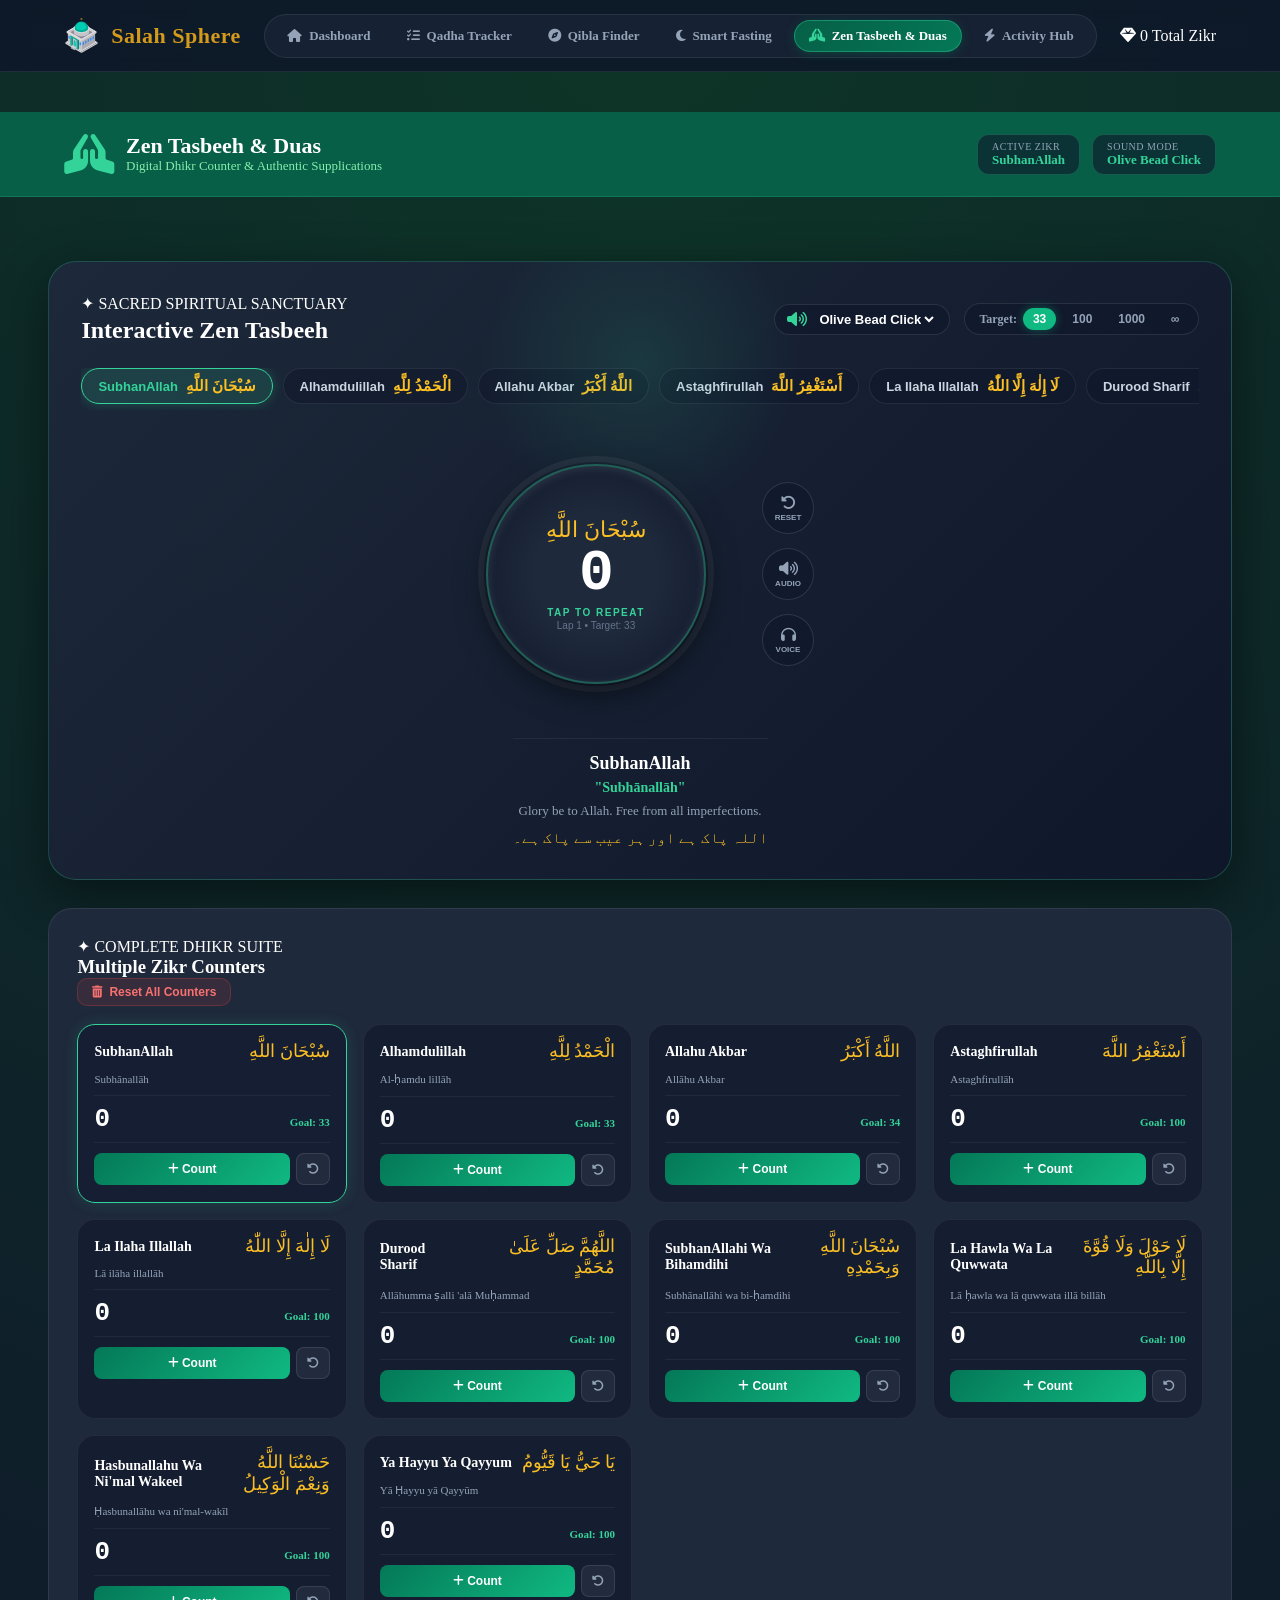
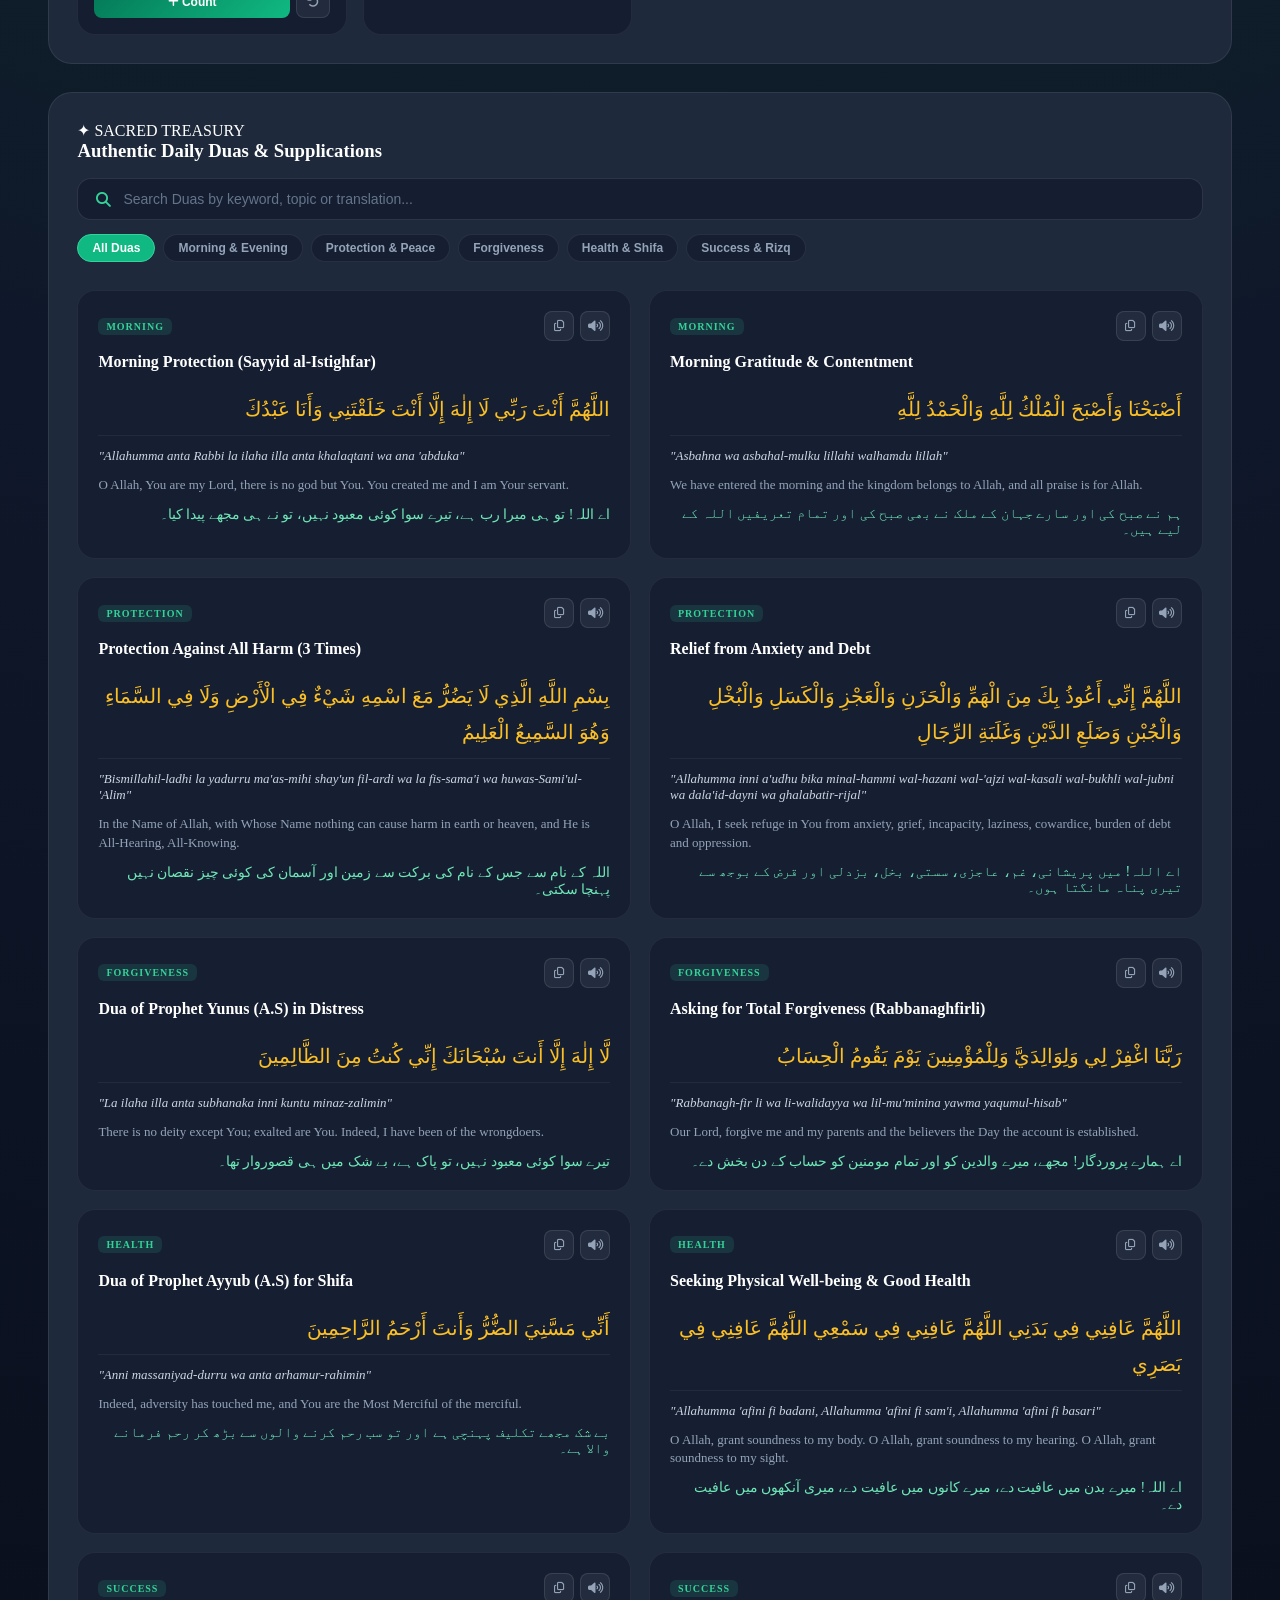
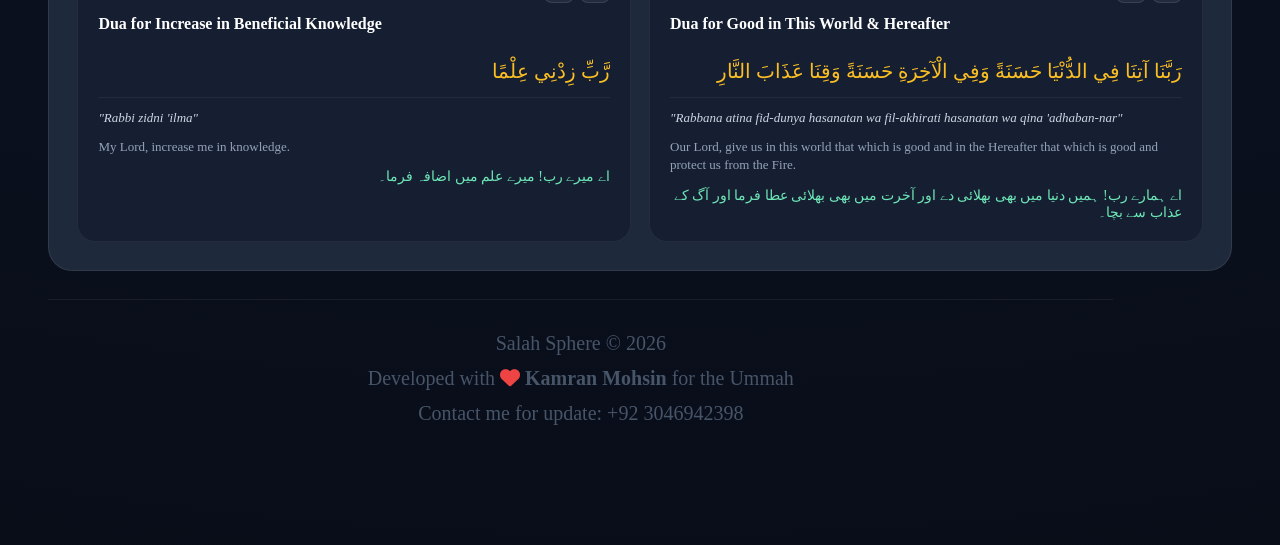
<file: tasbeeh.html>
<!doctype html>
<html lang="en">
  <head>
    <meta charset="UTF-8" />
    <meta name="viewport" content="width=device-width, initial-scale=1.0" />
    <title>Zen Tasbeeh & Duas - Salah Sphere</title>
    <link href="style.css" rel="stylesheet" />
    <link href="tasbeeh.css" rel="stylesheet" />
    <link
      rel="stylesheet"
      href="https://cdnjs.cloudflare.com/ajax/libs/font-awesome/6.5.1/css/all.min.css"
    />
  </head>
  <body>
    <div class="map">
      <header>
        <div class="bar">
          <div class="nam" onclick="window.location.href = 'index.html'">
            <img
              src="mosque-icon.svg"
              width="28"
              height="28"
              alt="Salah Sphere"
            />
            <p>Salah Sphere</p>
          </div>
          <nav class="nav-links">
            <a href="index.html" class="nav-item"
              ><i class="fa-solid fa-house"></i> <span>Dashboard</span></a
            >
            <a href="qadha.html" class="nav-item"
              ><i class="fa-solid fa-list-check"></i>
              <span>Qadha Tracker</span></a
            >
            <a href="qibla.html" class="nav-item"
              ><i class="fa-solid fa-compass"></i> <span>Qibla Finder</span></a
            >
            <a href="fasting.html" class="nav-item"
              ><i class="fa-solid fa-moon"></i> <span>Smart Fasting</span></a
            >
            <a href="tasbeeh.html" class="nav-item active"
              ><i class="fa-solid fa-hands-praying"></i>
              <span>Zen Tasbeeh & Duas</span></a
            >
            <a href="activity.html" class="nav-item"
              ><i class="fa-solid fa-bolt"></i> <span>Activity Hub</span></a
            >
          </nav>
          <div class="streak-badge">
            <i class="fa-solid fa-gem"></i>
            <span id="totalLifetimeDhikrBadge">0</span> Total Zikr
          </div>
        </div>
      </header>
      <div class="second">
        <div class="second-container">
          <div class="navbar">
            <div class="mosq">
              <i class="fa-solid fa-hands-praying"></i>
              <div class="row">
                <h1>Zen Tasbeeh & Duas</h1>
                <p>Digital Dhikr Counter & Authentic Supplications</p>
              </div>
            </div>
          </div>
          <div class="quick-summary">
            <div class="summary-pill">
              <span class="pill-label">Active Zikr</span>
              <b id="summaryActiveZikr">SubhanAllah</b>
            </div>
            <div class="summary-pill">
              <span class="pill-label">Sound Mode</span>
              <b id="summarySoundMode">Olive Bead Click</b>
            </div>
          </div>
        </div>
      </div>
      <div class="tasbeeh-container">
        <section class="zen-hero-card reveal">
          <div class="zen-top-row">
            <div class="zen-title-wrap">
              <span class="badge-tag">✦ SACRED SPIRITUAL SANCTUARY</span>
              <h2>Interactive Zen Tasbeeh</h2>
            </div>
            <div class="zen-controls-top">
              <div class="sound-selector">
                <i class="fa-solid fa-volume-high"></i>
                <select id="soundTypeSelect" class="zen-select">
                  <option value="bead">Olive Bead Click</option>
                  <option value="bell">Celestial Bell</option>
                  <option value="drop">Crystal Drop</option>
                  <option value="mute">Silent (Vibrate)</option>
                </select>
              </div>
              <div class="target-selector">
                <span class="target-lbl">Target:</span>
                <button class="target-btn active" data-target="33">33</button>
                <button class="target-btn" data-target="100">100</button>
                <button class="target-btn" data-target="1000">1000</button>
                <button class="target-btn" data-target="0">∞</button>
              </div>
            </div>
          </div>
          <div class="zikr-picker-carousel" id="zikrListCarousel"></div>
          <div class="zen-counter-core">
            <div class="aura-outer-ring">
              <svg class="aura-progress-svg" viewBox="0 0 260 260">
                <circle
                  class="aura-bg-circle"
                  cx="130"
                  cy="130"
                  r="115"
                ></circle>
                <circle
                  class="aura-fill-circle"
                  id="auraFillCircle"
                  cx="130"
                  cy="130"
                  r="115"
                ></circle>
              </svg>
              <button
                class="zen-tap-button"
                id="zenTapBtn"
                title="Click or tap to count Zikr (Press Spacebar)"
              >
                <div class="zen-tap-ripple" id="zenTapRipple"></div>
                <div class="zen-arabic-display" id="activeZikrArabic">
                  سُبْحَانَ اللَّهِ
                </div>
                <div class="zen-count-number" id="zenCountDisplay">0</div>
                <div class="zen-tap-hint">TAP TO REPEAT</div>
                <div class="zen-round-info" id="zenRoundDisplay">
                  Lap 1 • Target: 33
                </div>
              </button>
            </div>
            <div class="zen-side-actions">
              <button
                class="action-circle-btn reset-btn"
                id="resetActiveCounterBtn"
                title="Reset Counter"
              >
                <i class="fa-solid fa-rotate-left"></i>
                <span>Reset</span>
              </button>
              <button
                class="action-circle-btn sound-toggle-btn"
                id="soundToggleBtn"
                title="Sound Feedback"
              >
                <i class="fa-solid fa-volume-high" id="soundIcon"></i>
                <span>Audio</span>
              </button>
              <button
                class="action-circle-btn speak-zikr-btn"
                id="speakZikrBtn"
                title="Listen Pronunciation"
              >
                <i class="fa-solid fa-headphones"></i>
                <span>Voice</span>
              </button>
            </div>
          </div>
          <div class="active-zikr-details">
            <h3 id="activeZikrEnglishTitle">SubhanAllah</h3>
            <p class="trans-text" id="activeZikrTrans">"Glory be to Allah"</p>
            <p class="meaning-text" id="activeZikrMeaning">
              Transliteration: Subhānallāh — Purifying Allah from any
              imperfection.
            </p>
            <p class="urdu-text" id="activeZikrUrdu">
              اللہ پاک ہے اور ہر عیب سے پاک ہے۔
            </p>
          </div>
        </section>
        <section class="zikr-catalog-section reveal">
          <div class="sec-head">
            <div class="sec-left">
              <span class="badge-tag">✦ COMPLETE DHIKR SUITE</span>
              <h3>Multiple Zikr Counters</h3>
            </div>
            <button class="reset-all-zikr-btn" id="resetAllZikrsBtn">
              <i class="fa-solid fa-trash-can"></i> Reset All Counters
            </button>
          </div>
          <div class="zikr-cards-grid" id="zikrCardsGrid"></div>
        </section>
        <section class="duas-library-section reveal">
          <div class="sec-head">
            <div class="sec-left">
              <span class="badge-tag">✦ SACRED TREASURY</span>
              <h3>Authentic Daily Duas & Supplications</h3>
            </div>
          </div>
          <div class="duas-filter-bar">
            <div class="search-dua-box">
              <i class="fa-solid fa-magnifying-glass"></i>
              <input
                type="text"
                id="duaSearchInput"
                placeholder="Search Duas by keyword, topic or translation..."
              />
            </div>
            <div class="dua-category-pills">
              <button class="cat-pill active" data-cat="all">All Duas</button>
              <button class="cat-pill" data-cat="morning">
                Morning & Evening
              </button>
              <button class="cat-pill" data-cat="protection">
                Protection & Peace
              </button>
              <button class="cat-pill" data-cat="forgiveness">
                Forgiveness
              </button>
              <button class="cat-pill" data-cat="health">Health & Shifa</button>
              <button class="cat-pill" data-cat="success">
                Success & Rizq
              </button>
            </div>
          </div>
          <div class="duas-catalog-grid" id="duasCatalogGrid"></div>
        </section>
        <footer class="dash-footer">
          <div class="footer-links">
            <span>Salah Sphere © 2026</span>
            <span
              >Developed with
              <i class="fa-solid fa-heart" style="color: #ef4444"></i>
              <b>Kamran Mohsin</b> for the Ummah</span
            >
            <span>Contact me for update: +92 3046942398</span>
          </div>
        </footer>
      </div>
    </div>
    <div
      id="targetReachedModal"
      class="celebration-modal"
      style="display: none"
    >
      <div class="celebration-card">
        <div class="celebration-badge">✦ ALHAMDULILLAH ✦</div>
        <div class="celebration-icon">
          <i class="fa-solid fa-heart-circle-check"></i>
        </div>
        <h2>Target Completed! 📿</h2>
        <p id="targetModalText">
          You have completed 33 repetitions of SubhanAllah! May Allah accept
          your remembrance.
        </p>
        <button
          id="closeTargetModalBtn"
          class="btn-step"
          style="margin-top: 16px; width: 100%; height: 44px; font-size: 14px"
        >
          Continue Next Round
        </button>
      </div>
    </div>
    <script src="tasbeeh.js"></script>
  </body>
</html>
</file>
<file: style.css>
*, *::before, *::after{
    margin: 0;
    padding: 0;
    box-sizing: border-box;
}
html, body{
    width: 100%;
    max-width: 100%;
    overflow-x: hidden;
}
body{
    display: flex;
    justify-content: center;
    align-items: flex-start;
    min-height: 100vh;
}
.map{
    min-height: 100vh;
    width: 100%;
    max-width: 100%;
    overflow-x: hidden;
    background: radial-gradient(circle at 50% 0%, #0d3527 0%, #0F172A 55%, #080d18 100%);
    color: #FFFFFF;
    display: flex;
    flex-direction: column;
    align-items: center;
    gap: 2.5rem;
    padding-bottom: 4rem;
}
header{
    width: 100%;
    min-height: 72px;
    height: auto;
    background: rgba(15, 23, 42, 0.85);
    backdrop-filter: blur(12px);
    border-bottom: 1px solid rgba(255, 255, 255, 0.08);
    display: flex;
    justify-content: center;
    align-items: center;
    position: sticky;
    top: 0;
    z-index: 100;
}
.bar{
    width: 90%;
    max-width: 1250px;
    display: flex;
    flex-direction: row;
    align-items: center;
    justify-content: space-between;
}
.nam{
    display: flex;
    align-items: center;
    gap: 12px;
    cursor: pointer;
}
.nam img{
    height: 2.2rem;
    width: 2.2rem;
    border-radius: 6px;
}
.nam p{
    color: #d49a1c;
    font-weight: 800;
    font-size: 22px;
    letter-spacing: 0.5px;
}
.nav-links{
    display: flex;
    align-items: center;
    gap: 8px;
    background: rgba(30, 41, 59, 0.6);
    padding: 5px 8px;
    border-radius: 30px;
    border: 1px solid rgba(255, 255, 255, 0.08);
}
.nav-item{
    display: flex;
    align-items: center;
    gap: 7px;
    color: #94a3b8;
    text-decoration: none;
    padding: 7px 14px;
    border-radius: 20px;
    font-size: 13px;
    font-weight: 600;
    transition: all 0.25s ease;
}
.nav-item i{
    font-size: 13px;
}
.nav-item:hover{
    color: #ffffff;
    background: rgba(255, 255, 255, 0.08);
}
.nav-item.active{
    color: #ffffff;
    background: linear-gradient(135deg, #065F46 0%, #047857 100%);
    border: 1px solid rgba(52, 211, 153, 0.4);
    box-shadow: 0 2px 10px rgba(6, 95, 70, 0.5);
}
.nav-item.active i{
    color: #34d399;
}
.detect{
    display: flex;
    background: linear-gradient(135deg, #065F46 0%, #047857 100%);
    height: 2.3rem;
    padding: 0 14px;
    gap: 8px;
    justify-content: center;
    align-items: center;
    border-radius: 20px;
    border: 1px solid rgba(52, 211, 153, 0.3);
    box-shadow: 0 2px 10px rgba(6, 95, 70, 0.3);
    transition: all 0.25s ease;
    cursor: pointer;
}
.detect:hover{
    transform: translateY(-2px);
    box-shadow: 0 4px 15px rgba(16, 185, 129, 0.4);
    border-color: #34d399;
}
.detect i{
    color: #34d399;
    font-size: 14px;
}
.detect button{
    background: transparent;
    color: #FFFFFF;
    outline: none;
    border: none;
    font-size: 13px;
    font-weight: 700;
    cursor: pointer;
}
.second{
    width: 100%;
    min-height: 85px;
    display: flex;
    justify-content: center;
    align-items: center;
    background: #065F46;
    border-bottom: 1px solid rgba(52, 211, 153, 0.2);
    padding: 10px 0;
}
.second-container{
    width: 90%;
    max-width: 1250px;
    display: flex;
    justify-content: space-between;
    align-items: center;
}
.navbar{
    display: flex;
    flex-direction: column;
    justify-content: center;
}
.mosq{
    display: flex;
    flex-direction: row;
    align-items: center;
    gap: 12px;
}
.mosq i{
    font-size: 40px;
    color: #34d399;
}
.mosq h1{
    font-size: 22px;
    font-weight: 800;
    color: #ffffff;
    line-height: 1.1;
}
.mosq p{
    font-size: 13px;
    color: #86efac;
}
.search{
    display: flex;
    flex-direction: row;
    align-items: center;
    background: transparent;
    position: relative;
}
.search{
    display: flex;
    flex-direction: row;
    align-items: center;
    background: transparent;
    position: relative;
    max-width: 100%;
}
.search input{
    height: 2.6rem;
    width: 22rem;
    max-width: 100%;
    flex: 1;
    min-width: 0;
    color: #ffffff;
    background-color: #1E293B;
    font-size: 15px;
    padding: 0.6rem 1rem;
    border-radius: 12px;
    border: 1px solid rgba(52, 211, 153, 0.3);
    outline: none;
    border-top-right-radius: 0;
    border-bottom-right-radius: 0;
    transition: all 0.3s ease;
}
.search input:focus{
    border-color: #34d399;
    box-shadow: 0 0 10px rgba(52, 211, 153, 0.3);
}
.search .cut{
    display: flex;
    justify-content: center;
    align-items: center;
    height: 2.6rem;
    width: 2.6rem;
    background-color: #1E293B;
    border: 1px solid rgba(52, 211, 153, 0.3);
    border-left: none;
    border-right: none;
    color: #94a3b8;
    cursor: pointer;
    transition: all 0.2s ease;
}
.search .cut:hover{
    color: #ef4444;
}
.search .glass{
    display: flex;
    justify-content: center;
    align-items: center;
    height: 2.6rem;
    width: 3rem;
    background: linear-gradient(135deg, #047857 0%, #065F46 100%);
    border: 1px solid rgba(52, 211, 153, 0.4);
    border-top-right-radius: 12px;
    border-bottom-right-radius: 12px;
    color: #ffffff;
    cursor: pointer;
    transition: all 0.2s ease;
}
.search .glass:hover{
    background: #10b981;
}
.clock{
    height: 40px;
    padding: 0 16px;
    background-color: #0F172A;
    border: 1px solid rgba(52, 211, 153, 0.3);
    justify-content: center;
    align-items: center;
    display: flex;
    gap: 10px;
    border-radius: 20px;
    box-shadow: 0 2px 10px rgba(0, 0, 0, 0.3);
}
.clock i{
    color: #34d399;
    font-size: 15px;
}
.clock b{
    font-family: 'Poppins', monospace;
    font-size: 15px;
    letter-spacing: 1px;
    color: #ffffff;
}
.location p{
    font-weight: bolder;
    color: rgb(212, 154, 28);
    font-size: 40px;
    box-shadow: 0 4px 15px rgba(6, 95, 70, 0.4);
     background: linear-gradient(135deg, #065F46 0%, #047857 100%);
    border: 1px solid rgba(52, 211, 153, 0.4);
    padding: 6px 20px;
    border-radius: 10px;
    transition: all 0.3s ease;
}
.location {
    width: 90%;
    max-width: 60rem;
    display: flex;
    flex-direction: row;
    justify-content: space-between;
    align-items: center;
    gap: 1.5rem;
}
.loc-col {
    flex: 1;
    display: flex;
    align-items: center;
    gap: 12px;
    background: #1E293B;
    border: 1px solid rgba(52, 211, 153, 0.2);
    padding: 12px 16px;
    border-radius: 12px;
    box-shadow: 0 4px 15px rgba(0, 0, 0, 0.25);
    transition: all 0.3s ease;
}
.loc-col:hover {
    border-color: rgba(52, 211, 153, 0.5);
    transform: translateY(-2px);
}
.city-col {
    flex: 1.1;
    flex-direction: column;
    justify-content: center;
    background: transparent;
    border: none;
    box-shadow: none;
    padding: 0;
    gap: 6px;
}
.city-col:hover {
    transform: none;
    border-color: transparent;
}
.col-icon {
    height: 38px;
    width: 38px;
    min-width: 38px;
    background: rgba(6, 95, 70, 0.5);
    border: 1px solid rgba(52, 211, 153, 0.3);
    border-radius: 8px;
    display: flex;
    justify-content: center;
    align-items: center;
    color: #34d399;
    font-size: 16px;
}
.islamic-col .col-icon {
    color: #fbbf24;
    background: rgba(245, 158, 11, 0.15);
    border-color: rgba(245, 158, 11, 0.3);
}
.col-info {
    display: flex;
    flex-direction: column;
    gap: 2px;
}
.col-tag {
    font-size: 10px;
    text-transform: uppercase;
    letter-spacing: 0.6px;
    color: #94a3b8;
    font-weight: 600;
}
.location time, .islamic-date {
    font-size: 14px;
    font-weight: 700;
    color: #ffffff;
    font-family: 'Poppins', sans-serif;
    white-space: nowrap;
}
.islamic-date {
    color: #fde68a;
}
.prayer-status-tag {
    margin-left: auto;
    font-size: 10px;
    font-weight: 600;
    color: #34d399;
    background: rgba(52, 211, 153, 0.15);
    border: 1px solid rgba(52, 211, 153, 0.3);
    padding: 3px 8px;
    border-radius: 12px;
    white-space: nowrap;
}
.current-prayer-btn {
    display: inline-flex;
    align-items: center;
    gap: 8px;
    background: linear-gradient(135deg, #065F46 0%, #047857 100%);
    border: 1px solid rgba(52, 211, 153, 0.4);
    padding: 6px 20px;
    border-radius: 10px;
    color: #ffffff;
    box-shadow: 0 4px 15px rgba(6, 95, 70, 0.4);
    margin-top: 4px;
    transition: all 0.3s ease;
}
.current-prayer-btn:hover,.location p:hover {
    transform: translateY(-2px);
    box-shadow: 0 6px 20px rgba(16, 185, 129, 0.5);
    border-color: #34d399;
}
.current-prayer-btn .live-dot {
    height: 9px;
    width: 9px;
    background-color: #34d399;
    border-radius: 50%;
    display: inline-block;
    box-shadow: 0 0 10px #34d399;
    animation: pulse-dot 1.8s infinite;
}
@keyframes pulse-dot {
    0% { transform: scale(0.95); box-shadow: 0 0 0 0 rgba(52, 211, 153, 0.7); }
    70% { transform: scale(1.15); box-shadow: 0 0 0 7px rgba(52, 211, 153, 0); }
    100% { transform: scale(0.95); box-shadow: 0 0 0 0 rgba(52, 211, 153, 0); }
}
.current-prayer-btn .current-label {
    font-size: 13px;
    color: #d1fae5;
    font-weight: 500;
}
.current-prayer-btn .current-name {
    font-size: 15px;
    font-weight: 700;
    color: #fbbf24;
    letter-spacing: 0.5px;
}
.curve{
    width: 90%;
    max-width: 60rem;
    display: flex;
    flex-direction: row;
    justify-content: center;
}
.pray{
    height: 250px;
    flex: 1;
    max-width: 30rem;
    width: 100%;
    background-color: #065F46;
    display: flex;
    flex-direction: column;
    align-items: center;
    border-radius: 1rem;
    padding: 20px;
    border-top-right-radius: 0%;
    border-bottom-right-radius: 0%;
}
.sun{
    height: 250px;
    flex: 1;
    max-width: 30rem;
    width: 100%;
    background-color: #065F46;
    padding: 20px;
    border-radius: 1rem;
    border-top-left-radius: 0%;
    border-bottom-left-radius: 0%;
    display: flex;
    flex-direction: column;
}
.sun-container {
    height: 100%;
    width: 100%;
    display: flex;
    flex-direction: column;
    justify-content: space-between;
}
/*Title and Daylight status badge */
.sun-header {
    display: flex;
    justify-content: space-between;
    align-items: center;
}
.sun-header p {
    font-size: 16px;
    font-weight: bold;
    color: #f6d365;
    display: flex;
    align-items: center;
    gap: 8px;
}
.sun-header p i {
    color: #f59e0b;
    font-size: 18px;
    filter: drop-shadow(0 0 5px rgba(245, 158, 11, 0.8));
}
.sun-status {
    background-color: #0F172A;
    color: #38bdf8;
    padding: 4px 12px;
    border-radius: 15px;
    font-size: 12px;
    font-weight: 600;
    border: 1px solid rgba(56, 189, 248, 0.3);
}

/* Arc Wrapper & SVG Curve */
.sun-arc-wrapper {
    width: 100%;
    display: flex;
    justify-content: center;
    align-items: center;
    margin: 5px 0;
}
.sun-svg {
    width: 100%;
    height: 130px;
    overflow: visible;
}

/* Bottom Sunrise and Sunset Points */
.sun-times {
    display: flex;
    justify-content: space-between;
    align-items: center;
    border-top: 1px solid rgba(255, 255, 255, 0.15);
    padding-top: 10px;
}
.sun-point {
    display: flex;
    align-items: center;
    gap: 10px;
}
.sun-point i {
    font-size: 22px;
}
.sunrise-point i {
    color: #fbbf24;
}
.sunset-point i {
    color: #f97316;
}
.sun-point .label {
    display: block;
    font-size: 11px;
    color: #94a3b8;
    text-transform: uppercase;
    letter-spacing: 0.5px;
}
.sun-point .time {
    display: block;
    font-size: 14px;
    font-weight: bold;
    color: #ffffff;
    font-family: 'Poppins', sans-serif;
}
.divide{
    width: 1px;
    height: 290px;
    background-color: gray;
}
.pray h2{
    font-weight: 800;
    font-weight: bolder;
    font-size: 40px;
    line-height: 1;
}
.pray time{
    font-weight: bolder;
    font-size: 54px;
    font-weight: 800;
    letter-spacing: 5px;
    font-variant-numeric: tabular-nums;
    font-family: 'Poppins', sans-serif;
    margin-top: 10px;
}
.progress-container {
  width: 100%;
  margin-top: 25px;
  font-family: sans-serif;
}
.progress-labels {
  display: flex;
  justify-content: space-between;
  margin-bottom: 6px;
  font-size: 12px;
  color: #94a3b8; 
  font-weight: 500;
}
.progress-track {
  width: 100%;
  height: 4px;
  background-color: #1e293b; 
  border-radius: 10px;
  overflow: hidden;
}
.progress-fill {
  height: 100%;
  background: linear-gradient(90deg, #10b981 0%, #f59e0b 100%); 
  border-radius: 10px;
  transition: width 0.4s ease-in-out;
}
.fajr,.duhr,.asr,.mgrib,.isha{
    height: 150px;
    width: 150px;
    background-color: #1E293B;
    border: 1px solid rgb(21, 45, 97);
    border-radius: 1rem;
    display: flex;
    flex-direction: column;
    justify-content: center;
    align-items: center;
    gap: 0.50rem;
    transition: all 0.3s ease-in-out;
}
.prayTimes{
    width: 90%;
    max-width: 1250px;
    display: flex;
    justify-content: center;
    align-items: center;
    gap: 2rem;
    flex-wrap: wrap;
}
.prayTimes .active-prayer {
    border-color: #22c55e !important;
    background: linear-gradient(180deg, #0d3822 0%, #082114 100%) !important;
    box-shadow: 0 0 10px rgba(34, 197, 94, 0.6), inset 0 0 10px rgba(34, 197, 94, 0.25);
    transform: translateY(1px) scale(1.00);
}
.prayTimes .active-prayer i {
    color: #4ade80 !important;
    filter: drop-shadow(0 0 6px rgba(74, 222, 128, 0.8));
}
.prayTimes .active-prayer h3 {
    color: #ffffff;
    font-weight: bold;
}
.prayTimes .active-prayer time {
    color: #86efac;
    font-weight: bold;
}
.reveal {
    opacity: 0;
    transform: translateY(40px);
    transition: opacity 0.7s ease, transform 0.7s ease;
}
.reveal.visible {
    opacity: 1;
    transform: translateY(0);
}
.scroll-section {
    width: 90%;
    max-width: 1250px;
}
.section-header {
    text-align: center;
    margin-bottom: 2rem;
}
.section-badge {
    font-size: 12px;
    font-weight: 700;
    color: #34d399;
    letter-spacing: 2px;
    text-transform: uppercase;
    background: rgba(52, 211, 153, 0.1);
    border: 1px solid rgba(52, 211, 153, 0.3);
    padding: 4px 14px;
    border-radius: 20px;
    display: inline-block;
    margin-bottom: 12px;
}
.section-header h2 {
    font-size: 30px;
    font-weight: 800;
    color: #ffffff;
    margin-bottom: 8px;
}
.section-header p {
    font-size: 15px;
    color: #94a3b8;
    background: none;
    border: none;
    box-shadow: none;
    padding: 0;
    border-radius: 0;
}
.windows-grid {
    display: grid;
    grid-template-columns: repeat(auto-fit, minmax(200px, 1fr));
    gap: 1.1rem;
}
.window-card {
    background: #1E293B;
    border: 1px solid rgba(255,255,255,0.07);
    border-radius: 16px;
    padding: 18px;
    display: flex;
    flex-direction: column;
    gap: 10px;
    position: relative;
    transition: all 0.3s ease;
}
.window-card:hover {
    transform: translateY(-4px);
    box-shadow: 0 10px 25px rgba(0,0,0,0.3);
}
.window-card.prohibited {
    border-top: 3px solid #ef4444;
}
.window-card.prohibited:hover {
    border-color: #ef4444;
    box-shadow: 0 10px 25px rgba(239, 68, 68, 0.15);
}
.window-card.blessed {
    border-top: 3px solid #34d399;
}
.window-card.blessed:hover {
    border-color: #34d399;
    box-shadow: 0 10px 25px rgba(52, 211, 153, 0.15);
}
.window-top {
    display: flex;
    justify-content: space-between;
    align-items: center;
}
.window-badge {
    font-size: 11px;
    font-weight: 700;
    padding: 3px 9px;
    border-radius: 12px;
    display: flex;
    align-items: center;
    gap: 5px;
}
.window-badge.red {
    color: #f87171;
    background: rgba(239, 68, 68, 0.15);
    border: 1px solid rgba(239, 68, 68, 0.3);
}
.window-badge.green {
    color: #34d399;
    background: rgba(52, 211, 153, 0.15);
    border: 1px solid rgba(52, 211, 153, 0.3);
}
.window-badge.blue {
    color: #38bdf8;
    background: rgba(56, 189, 248, 0.15);
    border: 1px solid rgba(56, 189, 248, 0.3);
}
.window-time {
    font-size: 11px;
    color: #94a3b8;
    font-weight: 600;
}
.window-icon {
    font-size: 24px;
    color: #fde68a;
    margin-top: 2px;
}
.window-card.prohibited .window-icon {
    color: #fca5a5;
}
.window-card h3 {
    font-size: 16px;
    font-weight: 700;
    color: #ffffff;
}
.window-card p {
    font-size: 12px;
    color: #94a3b8;
    line-height: 1.5;
    background: none;
    border: none;
    padding: 0;
    box-shadow: none;
}
.window-footer {
    margin-top: auto;
    padding-top: 8px;
    border-top: 1px solid rgba(255,255,255,0.06);
}
.badge-sub {
    font-size: 11px;
    font-weight: 600;
    color: #64748b;
}
.daily-center-section {
    padding: 0;
}
.center-grid {
    display: grid;
    grid-template-columns: 1.15fr 0.85fr;
    gap: 1.5rem;
}
.sunnah-card {
    background: #1E293B;
    border: 1px solid rgba(52, 211, 153, 0.25);
    border-radius: 20px;
    padding: 24px;
    box-shadow: 0 8px 30px rgba(0,0,0,0.25);
}
.sunnah-header {
    display: flex;
    justify-content: space-between;
    align-items: center;
    margin-bottom: 14px;
}
.sunnah-title-wrap h3 {
    font-size: 18px;
    font-weight: 800;
    color: #ffffff;
    margin-top: 4px;
}
.sunnah-count-badge {
    font-size: 12px;
    font-weight: 700;
    color: #34d399;
    background: rgba(52, 211, 153, 0.15);
    border: 1px solid rgba(52, 211, 153, 0.3);
    padding: 4px 12px;
    border-radius: 14px;
}
.sunnah-bar-wrap {
    height: 6px;
    width: 100%;
    background: rgba(255,255,255,0.08);
    border-radius: 10px;
    overflow: hidden;
    margin-bottom: 16px;
}
.sunnah-bar-fill {
    height: 100%;
    width: 0%;
    background: linear-gradient(90deg, #10b981, #34d399);
    border-radius: 10px;
    transition: width 0.4s ease;
}
.sunnah-list {
    display: flex;
    flex-direction: column;
    gap: 9px;
}
.sunnah-item {
    display: flex;
    align-items: center;
    gap: 12px;
    padding: 10px 14px;
    background: rgba(15, 23, 42, 0.6);
    border: 1px solid rgba(255,255,255,0.05);
    border-radius: 12px;
    cursor: pointer;
    transition: all 0.2s ease;
}
.sunnah-item:hover {
    background: rgba(15, 23, 42, 0.9);
    border-color: rgba(52, 211, 153, 0.3);
    transform: translateX(3px);
}
.sunnah-item .check-box {
    height: 22px;
    width: 22px;
    min-width: 22px;
    border-radius: 6px;
    border: 1.5px solid #64748b;
    display: flex;
    justify-content: center;
    align-items: center;
    color: transparent;
    font-size: 11px;
    transition: all 0.2s ease;
}
.sunnah-item.done .check-box {
    background: #10b981;
    border-color: #10b981;
    color: #ffffff;
}
.sunnah-info {
    display: flex;
    flex-direction: column;
    gap: 2px;
}
.sunnah-info b {
    font-size: 14px;
    color: #ffffff;
    font-weight: 600;
    transition: color 0.2s ease;
}
.sunnah-item.done .sunnah-info b {
    color: #94a3b8;
    text-decoration: line-through;
}
.sunnah-info span {
    font-size: 11px;
    color: #64748b;
}
.ayah-card {
    background: linear-gradient(135deg, #0d2818 0%, #132e26 100%);
    border: 1px solid rgba(52, 211, 153, 0.3);
    border-radius: 20px;
    padding: 24px;
    display: flex;
    flex-direction: column;
    justify-content: space-between;
    box-shadow: 0 8px 30px rgba(6, 95, 70, 0.25);
}
.ayah-top {
    display: flex;
    justify-content: space-between;
    align-items: center;
    margin-bottom: 16px;
}
.ayah-badge {
    font-size: 12px;
    font-weight: 700;
    color: #34d399;
    background: rgba(52, 211, 153, 0.15);
    border: 1px solid rgba(52, 211, 153, 0.3);
    padding: 4px 12px;
    border-radius: 14px;
    display: flex;
    align-items: center;
    gap: 6px;
}
.ayah-surah {
    font-size: 12px;
    color: #a7f3d0;
    font-weight: 600;
}
.ayah-arabic {
    font-size: 24px;
    color: #fde68a;
    font-family: 'Amiri', 'Traditional Arabic', serif;
    direction: rtl;
    line-height: 1.8;
    margin-bottom: 12px;
    text-shadow: 0 0 15px rgba(253, 230, 138, 0.25);
}
.ayah-trans {
    font-size: 14px;
    color: #e2e8f0;
    line-height: 1.6;
    margin-bottom: 8px;
    font-style: italic;
    background: none;
    border: none;
    padding: 0;
    box-shadow: none;
}
.ayah-urdu {
    font-size: 13px;
    color: #94a3b8;
    direction: rtl;
    line-height: 1.6;
    margin-bottom: 18px;
    font-family: 'Amiri', serif;
    background: none;
    border: none;
    padding: 0;
    box-shadow: none;
}
.ayah-action-row {
    margin-top: auto;
}
.copy-ayah-btn {
    background: linear-gradient(135deg, #047857 0%, #065F46 100%);
    color: #ffffff;
    border: 1px solid rgba(52, 211, 153, 0.4);
    padding: 8px 18px;
    border-radius: 10px;
    cursor: pointer;
    display: inline-flex;
    align-items: center;
    gap: 8px;
    font-weight: 600;
    font-size: 13px;
    transition: all 0.2s ease;
}
.copy-ayah-btn:hover {
    background: #10b981;
    transform: translateY(-2px);
    box-shadow: 0 4px 15px rgba(16, 185, 129, 0.4);
}
.current-prayer-btn.no-prayer-active {
    background: linear-gradient(135deg, #1e293b 0%, #334155 100%);
    border-color: rgba(245, 158, 11, 0.4);
    box-shadow: 0 4px 15px rgba(0, 0, 0, 0.3);
}
.current-prayer-btn.no-prayer-active .live-dot {
    background-color: #f59e0b;
    box-shadow: 0 0 10px #f59e0b;
    animation: pulse-amber 1.8s infinite;
}
@keyframes pulse-amber {
    0% { transform: scale(0.95); box-shadow: 0 0 0 0 rgba(245, 158, 11, 0.7); }
    70% { transform: scale(1.15); box-shadow: 0 0 0 7px rgba(245, 158, 11, 0); }
    100% { transform: scale(0.95); box-shadow: 0 0 0 0 rgba(245, 158, 11, 0); }
}
@media (max-width: 900px) {
    .center-grid {
        grid-template-columns: 1fr;
    }
}
.hadith-section {
    padding: 0;
}
.hadith-card {
    background: linear-gradient(135deg, #0d1f35 0%, #1a1040 100%);
    border: 1px solid rgba(124, 58, 237, 0.3);
    border-radius: 20px;
    padding: 36px 40px;
    text-align: center;
    box-shadow: 0 8px 40px rgba(124, 58, 237, 0.15);
    position: relative;
    overflow: hidden;
}
.hadith-card::after {
    content: '❝';
    position: absolute;
    top: -10px;
    left: 24px;
    font-size: 100px;
    color: rgba(124, 58, 237, 0.1);
    font-family: serif;
    line-height: 1;
}
.hadith-top {
    display: flex;
    justify-content: space-between;
    align-items: center;
    margin-bottom: 20px;
}
.hadith-badge {
    font-size: 12px;
    font-weight: 700;
    color: #a78bfa;
    background: rgba(124, 58, 237, 0.15);
    border: 1px solid rgba(124, 58, 237, 0.3);
    padding: 5px 14px;
    border-radius: 20px;
    display: flex;
    align-items: center;
    gap: 7px;
}
.hadith-src {
    font-size: 12px;
    color: #64748b;
}
.hadith-arabic {
    font-size: 28px;
    color: #fde68a;
    font-family: 'Amiri', 'Traditional Arabic', serif;
    direction: rtl;
    margin-bottom: 16px;
    line-height: 1.8;
    text-shadow: 0 0 20px rgba(253, 230, 138, 0.3);
}
.hadith-text {
    font-size: 16px;
    color: #cbd5e1;
    line-height: 1.8;
    font-style: italic;
    max-width: 700px;
    margin: 0 auto 20px;
}
.hadith-footer {
    border-top: 1px solid rgba(255,255,255,0.07);
    padding-top: 16px;
}
.hadith-narrator {
    font-size: 13px;
    color: #64748b;
    display: flex;
    align-items: center;
    gap: 7px;
    justify-content: center;
}
.stats-section {
    padding: 0;
}
.stats-grid {
    display: grid;
    grid-template-columns: repeat(4, 1fr);
    gap: 1rem;
}
.stat-card {
    background: #1E293B;
    border: 1px solid rgba(255,255,255,0.07);
    border-radius: 16px;
    padding: 28px 20px;
    text-align: center;
    display: flex;
    flex-direction: column;
    align-items: center;
    gap: 10px;
    transition: all 0.3s ease;
}
.stat-card:hover {
    transform: translateY(-5px);
    border-color: rgba(52, 211, 153, 0.4);
    box-shadow: 0 8px 30px rgba(52, 211, 153, 0.1);
}
.stat-card i {
    font-size: 28px;
    color: #34d399;
    margin-bottom: 4px;
}
.stat-num {
    font-size: 36px;
    font-weight: 900;
    color: #ffffff;
    font-family: 'Poppins', sans-serif;
    line-height: 1;
    background: linear-gradient(135deg, #34d399, #fbbf24);
    -webkit-background-clip: text;
    -webkit-text-fill-color: transparent;
    background-clip: text;
}
.stat-label {
    font-size: 13px;
    color: #64748b;
    font-weight: 500;
}
.dash-footer {
    width: 90%;
    max-width: 1250px;
    border-top: 1px solid rgba(255,255,255,0.07);
    padding: 32px 0 16px;
    text-align: center;
}
.footer-quote i {
    font-size: 28px;
    color: #34d399;
    margin-bottom: 14px;
}
.footer-quote p {
    font-size: 22px;
    color: #fde68a;
    font-family: 'Amiri', serif;
    direction: rtl;
    line-height: 1.8;
    margin-bottom: 10px;
    background: none;
    border: none;
    box-shadow: none;
    padding: 0;
}
.footer-quote span {
    font-size: 13px;
    color: #64748b;
    font-style: italic;
    display: block;
    margin-bottom: 24px;
}
.footer-links {
    display: flex;
    justify-content: center;
    align-items: center;
    gap: 12px;
    font-size: 20px;
    flex-direction: column;
    color: #475569;
}
@media (max-width: 1024px) {
    .bar {
        width: 95%;
    }
    .center-grid {
        grid-template-columns: 1fr;
    }
    .location {
        width: 95%;
        gap: 1rem;
    }
    .curve {
        width: 95%;
    }
}

@media (max-width: 860px) {
    .map {
        gap: 1.8rem;
        padding-bottom: 3rem;
    }
    header {
        height: auto;
        padding: 8px 0;
    }
    .bar {
        width: 92%;
        flex-wrap: wrap;
        gap: 12px;
        padding: 6px 0;
        justify-content: space-between;
    }
    .nam p {
        font-size: 18px;
    }
    .nav-links {
        order: 3;
        width: 100%;
        overflow-x: auto;
        justify-content: flex-start;
        scrollbar-width: none;
        -webkit-overflow-scrolling: touch;
        padding: 6px;
    }
    .nav-links::-webkit-scrollbar {
        display: none;
    }
    .nav-item {
        white-space: nowrap;
        padding: 6px 12px;
        font-size: 12px;
    }
    .second-container {
        width: 92%;
        flex-direction: column;
        align-items: stretch;
        gap: 14px;
    }
    .search {
        width: 100%;
    }
    .search input {
        width: 100%;
        flex: 1;
        min-width: 0;
    }
    .clock {
        align-self: center;
    }
    /* Location mobile */
    .location {
        width: 92%;
        flex-direction: column;
        gap: 1rem;
        align-items: stretch;
    }
    .loc-col {
        width: 100%;
        box-sizing: border-box;
    }
    .city-col {
        order: -1;
        align-items: center;
        text-align: center;
    }
    .location p {
        font-size: 32px;
        padding: 6px 18px;
    }
    /* Curve & Sun Trajectory mobile */
    .curve {
        width: 92%;
        flex-direction: column;
        align-items: center;
        gap: 1.25rem;
    }
    .pray {
        width: 100%;
        max-width: 100%;
        height: auto;
        min-height: 240px;
        border-radius: 1rem !important;
        padding: 20px 16px;
    }
    .divide {
        display: none;
    }
    .sun {
        width: 100%;
        max-width: 100%;
        height: auto;
        min-height: 240px;
        border-radius: 1rem !important;
        padding: 20px 16px;
    }
    /* Prayer times */
    .prayTimes {
        width: 92%;
        gap: 12px;
        justify-content: center;
    }
    .fajr, .duhr, .asr, .mgrib, .isha {
        height: 130px;
        width: 130px;
    }
    .scroll-section {
        width: 92%;
    }
    .stats-grid {
        grid-template-columns: repeat(2, 1fr);
    }
}

@media (max-width: 520px) {
    .map {
        gap: 1.5rem;
    }
    .bar {
        width: 94%;
        gap: 8px;
    }
    .nam img {
        height: 1.8rem;
        width: 1.8rem;
    }
    .nam p {
        font-size: 16px;
    }
    .detect {
        height: 2rem;
        padding: 0 10px;
    }
    .detect button {
        font-size: 11px;
    }
    .mosq i {
        font-size: 30px;
    }
    .mosq h1 {
        font-size: 18px;
    }
    .mosq p {
        font-size: 11px;
    }
    .location p {
        font-size: 26px;
        padding: 4px 14px;
    }
    .location time, .islamic-date {
        font-size: 12px;
        white-space: normal;
    }
    .prayer-status-tag {
        font-size: 9px;
        padding: 2px 6px;
    }
    .current-prayer-btn {
        padding: 5px 14px;
        font-size: 12px;
    }
    .current-prayer-btn .current-name {
        font-size: 13px;
    }
    .pray h2 {
        font-size: 30px;
    }
    .pray time {
        font-size: 34px;
        letter-spacing: 2px;
    }
    .sun-header p {
        font-size: 14px;
    }
    .sun-svg {
        height: 110px;
    }
    /* 5 Prayer Cards 2 per row */
    .prayTimes {
        width: 94%;
        gap: 10px;
        justify-content: center;
    }
    .fajr, .duhr, .asr, .mgrib, .isha {
        width: calc(50% - 6px);
        min-width: 120px;
        max-width: 160px;
        height: 110px;
        border-radius: 12px;
        gap: 0.25rem;
    }
    .fajr h3, .duhr h3, .asr h3, .mgrib h3, .isha h3 {
        font-size: 13px;
    }
    .fajr time, .duhr time, .asr time, .mgrib time, .isha time {
        font-size: 13px;
    }
    .fajr i, .duhr i, .asr i, .mgrib i, .isha i {
        font-size: 18px;
    }
    .section-header h2 {
        font-size: 20px;
    }
    .section-header p {
        font-size: 12px;
    }
    .windows-grid {
        grid-template-columns: 1fr;
        gap: 12px;
    }
    .window-card {
        padding: 14px;
    }
    .sunnah-card, .calendar-card {
        padding: 18px 14px;
    }
    .stats-grid {
        grid-template-columns: repeat(2, 1fr);
        gap: 10px;
    }
    .stat-card {
        padding: 18px 12px;
    }
    .stat-num {
        font-size: 20px;
    }
    .hadith-card {
        padding: 20px 14px;
    }
    .hadith-arabic {
        font-size: 18px;
        line-height: 1.6;
    }
    .dash-footer {
        width: 94%;
        padding: 24px 0 12px;
    }
    .footer-quote p {
        font-size: 14px;
    }
    .footer-quote span {
        font-size: 12px;
    }
    .footer-links {
        font-size: 12px;
        gap: 6px;
    }
}
</file>
<file: activity.css>
@import url("https://fonts.googleapis.com/css2?family=Inter:wght@400;500;600;700;800&family=Amiri:wght@400;700&display=swap");
.act-stats-row {
  display: grid;
  grid-template-columns: repeat(4, 1fr);
  gap: 1rem;
  width: 90%;
  max-width: 1100px;
  padding: 0 0 0.5rem 0;
}
.act-stat-card {
  background: rgba(255,255,255,0.04);
  border: 1px solid rgba(251,191,36,0.15);
  border-radius: 16px;
  padding: 1.2rem 1rem;
  display: flex;
  align-items: center;
  gap: 0.9rem;
  transition: transform 0.2s, border-color 0.2s;
}
.act-stat-card:hover { transform: translateY(-3px); border-color: rgba(251,191,36,0.4); }
.act-stat-card > i { font-size: 1.6rem; color: #fbbf24; min-width: 28px; }
.act-stat-card div { display: flex; flex-direction: column; gap: 2px; }
.act-stat-num { font-size: 1.6rem; font-weight: 800; color: #f1f5f9; line-height: 1; }
.act-stat-label { font-size: 0.72rem; color: #64748b; text-transform: uppercase; letter-spacing: 0.5px; }
.act-xp-section {
  width: 90%;
  max-width: 1100px;
  background: rgba(255,255,255,0.04);
  border: 1px solid rgba(251,191,36,0.12);
  border-radius: 16px;
  padding: 1.4rem 1.8rem;
}
.act-xp-header { display: flex; justify-content: space-between; align-items: center; margin-bottom: 0.75rem; }
.act-xp-label { font-size: 0.9rem; color: #94a3b8; font-weight: 600; }
.act-xp-count { font-size: 0.85rem; color: #fbbf24; font-weight: 700; }
.act-xp-bar-outer { background: rgba(255,255,255,0.07); border-radius: 50px; height: 10px; overflow: hidden; }
.act-xp-bar-inner { height: 100%; background: linear-gradient(90deg, #f59e0b, #fbbf24, #34d399); border-radius: 50px; width: 0%; transition: width 0.6s ease; }
.act-xp-tip { font-size: 0.8rem; color: #64748b; margin-top: 0.6rem; text-align: center; }
.act-section {
  width: 90%;
  max-width: 1100px;
  background: rgba(255,255,255,0.03);
  border: 1px solid rgba(255,255,255,0.07);
  border-radius: 20px;
  padding: 1.8rem;
  display: flex;
  flex-direction: column;
  gap: 1.4rem;
}
.act-section-header {
  display: flex;
  align-items: center;
  gap: 0.75rem;
}
.act-section-header i { font-size: 1.3rem; color: #fbbf24; }
.act-section-header h2 { font-size: 1.1rem; font-weight: 700; color: #f1f5f9; flex: 1; }
.act-section-tag {
  font-size: 0.7rem;
  color: #34d399;
  background: rgba(52,211,153,0.12);
  border: 1px solid rgba(52,211,153,0.25);
  border-radius: 20px;
  padding: 0.2rem 0.7rem;
  font-weight: 600;
  white-space: nowrap;
}
.act-reset-mini-btn {
  background: rgba(255,255,255,0.06);
  border: 1px solid rgba(255,255,255,0.15);
  color: #94a3b8;
  border-radius: 20px;
  padding: 0.25rem 0.8rem;
  font-size: 0.72rem;
  font-weight: 600;
  cursor: pointer;
  display: inline-flex;
  align-items: center;
  gap: 0.35rem;
  transition: all 0.2s ease;
}
.act-reset-mini-btn:hover {
  background: rgba(251,191,36,0.15);
  border-color: #fbbf24;
  color: #fbbf24;
}
.act-challenges-grid {
  display: grid;
  grid-template-columns: repeat(auto-fill, minmax(280px, 1fr));
  gap: 1rem;
}
.challenge-card {
  background: rgba(255,255,255,0.04);
  border: 1.5px solid rgba(255,255,255,0.08);
  border-radius: 14px;
  padding: 1.1rem 1.2rem;
  display: flex;
  align-items: center;
  gap: 1rem;
  cursor: pointer;
  transition: all 0.25s ease;
  position: relative;
  overflow: hidden;
}
.challenge-card:hover { border-color: rgba(251,191,36,0.35); background: rgba(255,255,255,0.07); }
.challenge-card.done { border-color: rgba(52,211,153,0.5); background: rgba(52,211,153,0.07); }
.challenge-card.done::after {
  content: "";
  position: absolute; inset: 0;
  background: linear-gradient(135deg, rgba(52,211,153,0.05), transparent);
}
.challenge-icon { font-size: 1.8rem; min-width: 36px; text-align: center; }
.challenge-info { flex: 1; }
.challenge-title { font-size: 0.88rem; font-weight: 700; color: #e2e8f0; }
.challenge-desc { font-size: 0.75rem; color: #64748b; margin-top: 2px; }
.challenge-xp { font-size: 0.7rem; color: #fbbf24; font-weight: 700; margin-top: 4px; }
.challenge-tick {
  width: 28px; height: 28px;
  border-radius: 50%;
  border: 2px solid rgba(255,255,255,0.15);
  display: flex; align-items: center; justify-content: center;
  font-size: 0.8rem;
  color: transparent;
  transition: all 0.2s;
  flex-shrink: 0;
}
.challenge-card.done .challenge-tick {
  background: #34d399;
  border-color: #34d399;
  color: #fff;
}
.act-breathing-card {
  display: flex;
  flex-direction: column;
  align-items: center;
  gap: 1.4rem;
  padding: 0.5rem 0;
}
.breath-circle-wrap { position: relative; }
.breath-circle {
  width: 180px; height: 180px;
  border-radius: 50%;
  background: radial-gradient(circle, rgba(251,191,36,0.18), rgba(13,53,39,0.6));
  border: 2px solid rgba(251,191,36,0.3);
  display: flex; flex-direction: column;
  align-items: center; justify-content: center;
  cursor: pointer;
  transition: transform 0.5s ease, box-shadow 0.5s ease, background 0.5s;
  box-shadow: 0 0 0 0 rgba(251,191,36,0.3);
}
.breath-circle.inhale {
  transform: scale(1.25);
  box-shadow: 0 0 40px 12px rgba(251,191,36,0.25);
  background: radial-gradient(circle, rgba(251,191,36,0.28), rgba(13,53,39,0.6));
}
.breath-circle.exhale {
  transform: scale(0.9);
  box-shadow: 0 0 10px 2px rgba(251,191,36,0.1);
}
.breath-circle.hold {
  transform: scale(1.25);
  box-shadow: 0 0 40px 12px rgba(52,211,153,0.2);
}
.breath-text { font-size: 1rem; font-weight: 700; color: #fbbf24; }
.breath-phase { font-size: 0.72rem; color: #94a3b8; text-align: center; margin-top: 4px; max-width: 120px; }
.breath-zikr-row { display: flex; flex-direction: column; align-items: center; gap: 4px; }
.breath-zikr-label { font-size: 0.78rem; color: #64748b; }
.breath-zikr-arabic { font-family: "Amiri", serif; font-size: 1.5rem; color: #fbbf24; direction: rtl; }
.breath-controls { display: flex; gap: 1rem; }
.breath-btn {
  padding: 0.65rem 1.5rem;
  border-radius: 50px;
  border: none;
  background: linear-gradient(135deg, #d49a1c, #fbbf24);
  color: #0f172a;
  font-weight: 700;
  font-size: 0.88rem;
  cursor: pointer;
  transition: all 0.2s;
  display: flex; align-items: center; gap: 0.5rem;
}
.breath-btn:hover { transform: translateY(-2px); box-shadow: 0 4px 14px rgba(251,191,36,0.35); }
.breath-btn.secondary { background: rgba(255,255,255,0.08); color: #e2e8f0; border: 1px solid rgba(255,255,255,0.12); }
.breath-session-info { display: flex; gap: 2rem; font-size: 0.82rem; color: #94a3b8; }
.breath-session-info b { color: #fbbf24; }
.act-quiz-card {
  background: rgba(255,255,255,0.04);
  border: 1px solid rgba(255,255,255,0.08);
  border-radius: 16px;
  padding: 1.8rem;
  min-height: 220px;
}
.quiz-q-num { font-size: 0.75rem; color: #64748b; text-transform: uppercase; letter-spacing: 1px; margin-bottom: 0.6rem; font-weight: 600; }
.quiz-question { font-size: 1.05rem; font-weight: 700; color: #f1f5f9; line-height: 1.5; margin-bottom: 1.4rem; }
.quiz-options { display: grid; grid-template-columns: 1fr 1fr; gap: 0.75rem; }
.quiz-opt-btn {
  padding: 0.75rem 1rem;
  border-radius: 10px;
  border: 1.5px solid rgba(255,255,255,0.1);
  background: rgba(255,255,255,0.04);
  color: #cbd5e1;
  font-size: 0.85rem;
  font-weight: 600;
  cursor: pointer;
  transition: all 0.2s;
  text-align: left;
}
.quiz-opt-btn:hover { border-color: rgba(251,191,36,0.4); background: rgba(251,191,36,0.07); color: #f1f5f9; }
.quiz-opt-btn.correct { border-color: #34d399; background: rgba(52,211,153,0.15); color: #34d399; }
.quiz-opt-btn.wrong { border-color: #f87171; background: rgba(248,113,113,0.12); color: #f87171; }
.quiz-result-wrap, .quiz-end-wrap { display: flex; flex-direction: column; align-items: center; gap: 1rem; padding: 1rem 0; }
.quiz-result-icon { font-size: 3rem; }
.quiz-result-msg { font-size: 0.95rem; color: #cbd5e1; text-align: center; }
.quiz-end-icon { font-size: 3.5rem; }
.quiz-end-wrap h3 { font-size: 1.3rem; font-weight: 800; color: #fbbf24; }
.quiz-end-wrap p { color: #94a3b8; text-align: center; }
.act-journal-card {
  background: rgba(255,255,255,0.04);
  border: 1px solid rgba(255,255,255,0.08);
  border-radius: 16px;
  padding: 1.5rem;
  display: flex; flex-direction: column; gap: 1rem;
}
.journal-prompt {
  font-size: 1rem;
  color: #fbbf24;
  font-weight: 600;
  font-style: italic;
  padding: 0.8rem 1rem;
  background: rgba(251,191,36,0.07);
  border-left: 3px solid #fbbf24;
  border-radius: 0 8px 8px 0;
}
.journal-textarea {
  background: rgba(255,255,255,0.05);
  border: 1px solid rgba(255,255,255,0.1);
  border-radius: 12px;
  color: #e2e8f0;
  font-family: "Inter", sans-serif;
  font-size: 0.9rem;
  padding: 1rem;
  resize: vertical;
  min-height: 120px;
  outline: none;
  transition: border-color 0.2s;
}
.journal-textarea:focus { border-color: rgba(251,191,36,0.4); }
.journal-actions { display: flex; align-items: center; justify-content: space-between; }
.journal-chars { font-size: 0.75rem; color: #475569; }
.journal-saved-list { display: flex; flex-direction: column; gap: 0.7rem; max-height: 250px; overflow-y: auto; }
.journal-entry {
  background: rgba(255,255,255,0.04);
  border-radius: 10px;
  padding: 0.8rem 1rem;
  font-size: 0.82rem;
  color: #94a3b8;
  border-left: 2px solid rgba(251,191,36,0.3);
}
.journal-entry-date { font-size: 0.7rem; color: #475569; margin-bottom: 4px; }
.act-sadaqah-card {
  background: rgba(255,255,255,0.04);
  border: 1px solid rgba(255,255,255,0.08);
  border-radius: 16px;
  padding: 1.5rem;
  display: flex; flex-direction: column; gap: 1.2rem;
}
.sadaqah-subtitle { font-size: 0.85rem; color: #64748b; }
.sadaqah-deeds-grid {
  display: grid;
  grid-template-columns: repeat(auto-fill, minmax(160px, 1fr));
  gap: 0.8rem;
}
.sadaqah-deed-btn {
  padding: 0.9rem 0.8rem;
  border-radius: 12px;
  border: 1.5px solid rgba(255,255,255,0.08);
  background: rgba(255,255,255,0.04);
  color: #cbd5e1;
  font-size: 0.82rem;
  font-weight: 600;
  cursor: pointer;
  transition: all 0.2s;
  display: flex; flex-direction: column; align-items: center; gap: 6px;
  text-align: center;
}
.sadaqah-deed-btn .deed-icon { font-size: 1.5rem; }
.sadaqah-deed-btn:hover { border-color: rgba(52,211,153,0.4); background: rgba(52,211,153,0.07); color: #34d399; }
.sadaqah-deed-btn.logged { border-color: rgba(52,211,153,0.6); background: rgba(52,211,153,0.12); color: #34d399; }
.sadaqah-deed-count { font-size: 0.7rem; color: #64748b; }
.sadaqah-deed-btn.logged .sadaqah-deed-count { color: #34d399; }
.sadaqah-total-row { display: flex; align-items: center; justify-content: space-between; padding-top: 0.5rem; border-top: 1px solid rgba(255,255,255,0.06); font-size: 0.88rem; color: #94a3b8; }
.sadaqah-total-num { font-size: 1.5rem; font-weight: 800; color: #34d399; }
.act-badges-grid {
  display: grid;
  grid-template-columns: repeat(auto-fill, minmax(130px, 1fr));
  gap: 1rem;
}
.badge-card {
  background: rgba(255,255,255,0.04);
  border: 1.5px solid rgba(255,255,255,0.08);
  border-radius: 16px;
  padding: 1.2rem 0.8rem;
  display: flex; flex-direction: column; align-items: center; gap: 0.6rem;
  text-align: center;
  transition: all 0.25s;
}
.badge-card.earned { border-color: rgba(251,191,36,0.4); background: rgba(251,191,36,0.06); }
.badge-card.earned:hover { transform: translateY(-3px); box-shadow: 0 8px 24px rgba(251,191,36,0.15); }
.badge-emoji { font-size: 2.2rem; filter: grayscale(1); opacity: 0.35; transition: all 0.3s; }
.badge-card.earned .badge-emoji { filter: grayscale(0); opacity: 1; }
.badge-name { font-size: 0.75rem; font-weight: 700; color: #64748b; }
.badge-card.earned .badge-name { color: #fbbf24; }
.badge-desc { font-size: 0.68rem; color: #475569; }
.badge-card.earned .badge-desc { color: #94a3b8; }
.act-primary-btn {
  padding: 0.65rem 1.4rem;
  border-radius: 50px;
  border: none;
  background: linear-gradient(135deg, #d49a1c, #fbbf24);
  color: #0f172a;
  font-weight: 700;
  font-size: 0.88rem;
  cursor: pointer;
  transition: all 0.2s;
  display: inline-flex; align-items: center; gap: 0.5rem;
  font-family: "Inter", sans-serif;
}
.act-primary-btn:hover { transform: translateY(-2px); box-shadow: 0 4px 14px rgba(251,191,36,0.35); }
.act-modal-overlay {
  position: fixed; inset: 0;
  background: rgba(0,0,0,0.75);
  backdrop-filter: blur(8px);
  display: flex; align-items: center; justify-content: center;
  z-index: 9999;
  animation: fadeInOverlay 0.3s ease;
}
@keyframes fadeInOverlay { from { opacity: 0; } to { opacity: 1; } }
.act-modal-box {
  background: linear-gradient(145deg, #1a2744, #0f172a);
  border: 1px solid rgba(251,191,36,0.3);
  border-radius: 24px;
  padding: 2.5rem 2rem;
  max-width: 420px;
  width: 90%;
  text-align: center;
  display: flex; flex-direction: column; align-items: center; gap: 1rem;
  animation: popIn 0.4s cubic-bezier(0.175, 0.885, 0.32, 1.275);
  box-shadow: 0 24px 64px rgba(0,0,0,0.5), 0 0 0 1px rgba(251,191,36,0.1);
}
@keyframes popIn { from { transform: scale(0.7) translateY(20px); opacity: 0; } to { transform: scale(1) translateY(0); opacity: 1; } }
.act-modal-emoji { font-size: 3.5rem; animation: bounce 0.6s ease 0.3s both; }
@keyframes bounce { 0%,100% { transform: translateY(0); } 50% { transform: translateY(-10px); } }
.act-modal-box h2 { font-size: 1.4rem; font-weight: 800; color: #fbbf24; }
.act-modal-box p { font-size: 0.9rem; color: #94a3b8; line-height: 1.5; }
@media (max-width: 900px) {
  .act-stats-row { grid-template-columns: repeat(2, 1fr); }
  .quiz-options { grid-template-columns: 1fr; }
}
@media (max-width: 600px) {
  .act-stats-row { grid-template-columns: repeat(2, 1fr); gap: 0.6rem; }
  .act-section { padding: 1.2rem; }
  .act-stat-card { padding: 1rem 0.8rem; }
  .act-stat-num { font-size: 1.3rem; }
  .act-challenges-grid { grid-template-columns: 1fr; }
  .sadaqah-deeds-grid { grid-template-columns: repeat(2, 1fr); }
  .act-badges-grid { grid-template-columns: repeat(2, 1fr); }
  .act-xp-section { padding: 1rem 1.2rem; }
  .breath-circle { width: 150px; height: 150px; }
  .quiz-options { grid-template-columns: 1fr; }
  .journal-actions { flex-direction: column; gap: 0.6rem; align-items: flex-end; }
}
@media (max-width: 400px) {
  .act-stats-row { grid-template-columns: 1fr 1fr; }
  .act-section-header { flex-wrap: wrap; }
}
</file>
<file: tasbeeh.css>
.tasbeeh-container {
    width: 94%;
    max-width: 1300px;
    margin: 0 auto;
    padding: 24px 10px 40px;
    display: flex;
    flex-direction: column;
    gap: 28px;
    box-sizing: border-box;
}
.quick-summary {
    display: flex;
    align-items: center;
    gap: 12px;
}
.summary-pill {
    display: flex;
    flex-direction: column;
    background: rgba(15, 23, 42, 0.6);
    border: 1px solid rgba(52, 211, 153, 0.25);
    padding: 6px 14px;
    border-radius: 12px;
}
.pill-label {
    color: #94a3b8;
    font-size: 10px;
    text-transform: uppercase;
    letter-spacing: 0.5px;
}
.summary-pill b {
    color: #34d399;
    font-size: 13px;
}
.zen-hero-card {
    background: linear-gradient(135deg, rgba(30, 41, 59, 0.95) 0%, rgba(15, 23, 42, 0.98) 100%);
    border: 1px solid rgba(52, 211, 153, 0.25);
    border-radius: 28px;
    padding: 32px;
    box-shadow: 0 16px 50px rgba(0, 0, 0, 0.45);
    display: flex;
    flex-direction: column;
    align-items: center;
    gap: 24px;
    position: relative;
    overflow: hidden;
}
.zen-hero-card::before {
    content: '';
    position: absolute;
    top: -60px;
    left: 50%;
    transform: translateX(-50%);
    width: 320px;
    height: 320px;
    background: radial-gradient(circle, rgba(52, 211, 153, 0.12) 0%, transparent 70%);
    pointer-events: none;
}
.zen-top-row {
    width: 100%;
    display: flex;
    justify-content: space-between;
    align-items: center;
    flex-wrap: wrap;
    gap: 16px;
}
.zen-title-wrap h2 {
    font-size: 24px;
    font-weight: 800;
    color: #ffffff;
    margin-top: 4px;
}
.zen-controls-top {
    display: flex;
    align-items: center;
    gap: 14px;
    flex-wrap: wrap;
}
.sound-selector {
    display: flex;
    align-items: center;
    gap: 8px;
    background: rgba(15, 23, 42, 0.6);
    border: 1px solid rgba(255, 255, 255, 0.1);
    padding: 6px 12px;
    border-radius: 20px;
    color: #34d399;
}
.zen-select {
    background: transparent;
    border: none;
    color: #ffffff;
    font-size: 13px;
    font-weight: 600;
    outline: none;
    cursor: pointer;
}
.zen-select option {
    background: #1e293b;
    color: #ffffff;
}
.target-selector {
    display: flex;
    align-items: center;
    gap: 6px;
    background: rgba(15, 23, 42, 0.6);
    border: 1px solid rgba(255, 255, 255, 0.1);
    padding: 4px 8px;
    border-radius: 20px;
}
.target-lbl {
    font-size: 12px;
    font-weight: 700;
    color: #94a3b8;
    margin-left: 6px;
}
.target-btn {
    background: transparent;
    border: none;
    color: #94a3b8;
    font-size: 12px;
    font-weight: 700;
    padding: 4px 10px;
    border-radius: 12px;
    cursor: pointer;
    transition: all 0.2s ease;
}
.target-btn.active {
    background: #10b981;
    color: #ffffff;
    box-shadow: 0 0 10px rgba(16, 185, 129, 0.4);
}
.zikr-picker-carousel {
    width: 100%;
    display: flex;
    gap: 10px;
    overflow-x: auto;
    padding-bottom: 6px;
    scrollbar-width: thin;
    scrollbar-color: rgba(52, 211, 153, 0.3) transparent;
}
.zikr-picker-carousel::-webkit-scrollbar {
    height: 4px;
}
.zikr-picker-carousel::-webkit-scrollbar-thumb {
    background: rgba(52, 211, 153, 0.3);
    border-radius: 4px;
}
.zikr-chip {
    flex-shrink: 0;
    background: rgba(15, 23, 42, 0.5);
    border: 1px solid rgba(255, 255, 255, 0.08);
    padding: 8px 16px;
    border-radius: 20px;
    color: #cbd5e1;
    font-size: 13px;
    font-weight: 600;
    cursor: pointer;
    display: flex;
    align-items: center;
    gap: 8px;
    transition: all 0.2s ease;
}
.zikr-chip:hover {
    border-color: rgba(52, 211, 153, 0.4);
    color: #ffffff;
}
.zikr-chip.active {
    background: rgba(52, 211, 153, 0.15);
    border-color: #34d399;
    color: #34d399;
    font-weight: 700;
    box-shadow: 0 0 12px rgba(52, 211, 153, 0.25);
}
.zen-counter-core {
    display: flex;
    align-items: center;
    justify-content: center;
    gap: 36px;
    margin: 10px 0;
}
.aura-outer-ring {
    position: relative;
    width: 260px;
    height: 260px;
    display: flex;
    justify-content: center;
    align-items: center;
}
.aura-progress-svg {
    position: absolute;
    top: 0;
    left: 0;
    width: 100%;
    height: 100%;
    transform: rotate(-90deg);
    pointer-events: none;
}
.aura-bg-circle {
    fill: none;
    stroke: rgba(255, 255, 255, 0.06);
    stroke-width: 6;
}
.aura-fill-circle {
    fill: none;
    stroke: url(#auraGrad);
    stroke: #34d399;
    stroke-width: 8;
    stroke-linecap: round;
    stroke-dasharray: 722.5;
    stroke-dashoffset: 722.5;
    transition: stroke-dashoffset 0.2s ease, stroke 0.3s;
    filter: drop-shadow(0 0 8px rgba(52, 211, 153, 0.5));
}
.zen-tap-button {
    width: 220px;
    height: 220px;
    border-radius: 50%;
    background: radial-gradient(circle, #1E293B 40%, #0F172A 100%);
    border: 2px solid rgba(52, 211, 153, 0.35);
    display: flex;
    flex-direction: column;
    justify-content: center;
    align-items: center;
    cursor: pointer;
    position: relative;
    overflow: hidden;
    box-shadow: 0 10px 30px rgba(0, 0, 0, 0.5), inset 0 2px 10px rgba(255, 255, 255, 0.1);
    transition: transform 0.1s ease, border-color 0.2s, box-shadow 0.2s;
    user-select: none;
}
.zen-tap-button:hover {
    border-color: #34d399;
    box-shadow: 0 12px 35px rgba(0, 0, 0, 0.6), 0 0 20px rgba(52, 211, 153, 0.3);
}
.zen-tap-button:active {
    transform: scale(0.96);
    border-color: #f59e0b;
}
.zen-tap-ripple {
    position: absolute;
    width: 100%;
    height: 100%;
    border-radius: 50%;
    pointer-events: none;
    background: radial-gradient(circle, rgba(52, 211, 153, 0.3) 0%, transparent 70%);
    opacity: 0;
    transform: scale(0.6);
}
.zen-tap-ripple.animate {
    animation: rippleWave 0.35s ease-out;
}
@keyframes rippleWave {
    0% { opacity: 0.8; transform: scale(0.5); }
    100% { opacity: 0; transform: scale(1.4); }
}
.zen-arabic-display {
    font-size: 22px;
    color: #fbbf24;
    font-family: 'Amiri', 'Traditional Arabic', serif;
    direction: rtl;
    line-height: 1.2;
    margin-bottom: 2px;
}
.zen-count-number {
    font-size: 58px;
    font-weight: 900;
    color: #ffffff;
    font-family: 'Poppins', monospace;
    line-height: 1;
    letter-spacing: -1px;
}
.zen-tap-hint {
    font-size: 10px;
    font-weight: 800;
    letter-spacing: 1.5px;
    color: #34d399;
    margin-top: 4px;
}
.zen-round-info {
    font-size: 10px;
    color: #64748b;
    margin-top: 2px;
}
.zen-side-actions {
    display: flex;
    flex-direction: column;
    gap: 14px;
}
.action-circle-btn {
    height: 52px;
    width: 52px;
    border-radius: 50%;
    background: rgba(15, 23, 42, 0.6);
    border: 1px solid rgba(255, 255, 255, 0.12);
    color: #94a3b8;
    display: flex;
    flex-direction: column;
    justify-content: center;
    align-items: center;
    gap: 3px;
    cursor: pointer;
    transition: all 0.2s ease;
}
.action-circle-btn i {
    font-size: 15px;
}
.action-circle-btn span {
    font-size: 8px;
    font-weight: 700;
    text-transform: uppercase;
}
.action-circle-btn:hover {
    border-color: #34d399;
    color: #ffffff;
    transform: translateY(-2px);
}
.action-circle-btn.reset-btn:hover {
    border-color: #ef4444;
    color: #ef4444;
}
.active-zikr-details {
    text-align: center;
    max-width: 650px;
    padding-top: 14px;
    border-top: 1px solid rgba(255, 255, 255, 0.06);
    display: flex;
    flex-direction: column;
    gap: 6px;
}
.active-zikr-details h3 {
    font-size: 18px;
    color: #ffffff;
    font-weight: 800;
}
.trans-text {
    font-size: 14px;
    font-weight: 600;
    color: #34d399;
}
.meaning-text {
    font-size: 13px;
    color: #94a3b8;
    line-height: 1.4;
}
.urdu-text {
    font-size: 15px;
    color: #fbbf24;
    direction: rtl;
    font-family: 'Noto Nastaliq Urdu', 'Urdu Typesetting', serif;
    margin-top: 4px;
}
.zikr-catalog-section, .duas-library-section {
    background: #1E293B;
    border: 1px solid rgba(255, 255, 255, 0.08);
    border-radius: 24px;
    padding: 28px;
}
.reset-all-zikr-btn {
    background: rgba(239, 68, 68, 0.12);
    border: 1px solid rgba(239, 68, 68, 0.25);
    color: #f87171;
    padding: 6px 14px;
    border-radius: 10px;
    font-size: 12px;
    font-weight: 700;
    cursor: pointer;
    display: flex;
    align-items: center;
    gap: 6px;
    transition: all 0.2s ease;
}
.reset-all-zikr-btn:hover {
    background: #ef4444;
    color: #ffffff;
}
.zikr-cards-grid {
    display: grid;
    grid-template-columns: repeat(4, 1fr);
    gap: 16px;
    margin-top: 18px;
}
.zikr-grid-card {
    background: rgba(15, 23, 42, 0.55);
    border: 1px solid rgba(255, 255, 255, 0.06);
    border-radius: 18px;
    padding: 16px;
    display: flex;
    flex-direction: column;
    gap: 10px;
    transition: all 0.2s ease;
}
.zikr-grid-card:hover {
    border-color: rgba(52, 211, 153, 0.4);
    transform: translateY(-3px);
}
.zikr-grid-card.active-card {
    border-color: #34d399;
    box-shadow: 0 0 15px rgba(52, 211, 153, 0.15);
}
.z-card-top {
    display: flex;
    justify-content: space-between;
    align-items: center;
}
.z-title {
    font-size: 14px;
    font-weight: 700;
    color: #ffffff;
}
.z-arabic-small {
    font-size: 18px;
    color: #fbbf24;
    font-family: 'Amiri', serif;
    direction: rtl;
    line-height: 1.2;
}
.z-trans-small {
    font-size: 11px;
    color: #94a3b8;
    white-space: nowrap;
    overflow: hidden;
    text-overflow: ellipsis;
}
.z-counter-row {
    display: flex;
    justify-content: space-between;
    align-items: baseline;
    padding: 8px 0;
    border-top: 1px solid rgba(255, 255, 255, 0.05);
    border-bottom: 1px solid rgba(255, 255, 255, 0.05);
}
.z-count-num {
    font-size: 26px;
    font-weight: 900;
    color: #ffffff;
    font-family: 'Poppins', monospace;
}
.z-target-badge {
    font-size: 11px;
    color: #34d399;
    font-weight: 700;
}
.z-card-actions {
    display: flex;
    gap: 6px;
}
.z-tap-btn {
    flex: 1;
    background: linear-gradient(135deg, #047857 0%, #10b981 100%);
    border: none;
    color: #ffffff;
    padding: 8px;
    border-radius: 8px;
    font-weight: 700;
    font-size: 12px;
    cursor: pointer;
    transition: all 0.2s ease;
}
.z-tap-btn:hover {
    box-shadow: 0 4px 12px rgba(16, 185, 129, 0.4);
    transform: translateY(-1px);
}
.z-reset-mini {
    background: rgba(255, 255, 255, 0.06);
    border: 1px solid rgba(255, 255, 255, 0.1);
    color: #94a3b8;
    padding: 8px 10px;
    border-radius: 8px;
    font-size: 12px;
    cursor: pointer;
    transition: all 0.2s ease;
}
.z-reset-mini:hover {
    color: #f87171;
    border-color: rgba(239, 68, 68, 0.3);
}
.duas-filter-bar {
    display: flex;
    flex-direction: column;
    gap: 14px;
    margin: 16px 0 24px;
}
.search-dua-box {
    display: flex;
    align-items: center;
    gap: 12px;
    background: rgba(15, 23, 42, 0.6);
    border: 1px solid rgba(255, 255, 255, 0.1);
    padding: 12px 18px;
    border-radius: 14px;
}
.search-dua-box i {
    color: #34d399;
    font-size: 15px;
}
.search-dua-box input {
    background: transparent;
    border: none;
    color: #ffffff;
    font-size: 14px;
    outline: none;
    width: 100%;
}
.search-dua-box input::placeholder {
    color: #64748b;
}
.dua-category-pills {
    display: flex;
    gap: 8px;
    overflow-x: auto;
    padding-bottom: 4px;
}
.cat-pill {
    flex-shrink: 0;
    background: rgba(15, 23, 42, 0.5);
    border: 1px solid rgba(255, 255, 255, 0.08);
    padding: 6px 14px;
    border-radius: 20px;
    color: #94a3b8;
    font-size: 12px;
    font-weight: 700;
    cursor: pointer;
    transition: all 0.2s ease;
}
.cat-pill:hover {
    color: #ffffff;
    border-color: rgba(52, 211, 153, 0.3);
}
.cat-pill.active {
    background: #10b981;
    border-color: #34d399;
    color: #ffffff;
}
.duas-catalog-grid {
    display: grid;
    grid-template-columns: repeat(2, 1fr);
    gap: 18px;
}
.dua-card {
    background: rgba(15, 23, 42, 0.5);
    border: 1px solid rgba(255, 255, 255, 0.06);
    border-radius: 18px;
    padding: 20px;
    display: flex;
    flex-direction: column;
    gap: 12px;
    transition: all 0.2s ease;
}
.dua-card:hover {
    border-color: rgba(52, 211, 153, 0.35);
    transform: translateY(-2px);
}
.dua-card-head {
    display: flex;
    justify-content: space-between;
    align-items: center;
}
.dua-category-tag {
    font-size: 10px;
    font-weight: 800;
    letter-spacing: 1px;
    text-transform: uppercase;
    color: #34d399;
    background: rgba(52, 211, 153, 0.12);
    padding: 3px 8px;
    border-radius: 6px;
}
.dua-card-actions {
    display: flex;
    gap: 6px;
}
.mini-icon-btn {
    height: 30px;
    width: 30px;
    border-radius: 8px;
    background: rgba(255, 255, 255, 0.06);
    border: 1px solid rgba(255, 255, 255, 0.1);
    color: #94a3b8;
    display: flex;
    justify-content: center;
    align-items: center;
    font-size: 12px;
    cursor: pointer;
    transition: all 0.2s ease;
}
.mini-icon-btn:hover {
    color: #34d399;
    border-color: #34d399;
}
.dua-card h4 {
    font-size: 16px;
    font-weight: 700;
    color: #ffffff;
}
.dua-arabic-text {
    font-size: 20px;
    line-height: 1.8;
    color: #fbbf24;
    text-align: right;
    direction: rtl;
    font-family: 'Amiri', serif;
    padding: 8px 0;
    border-bottom: 1px solid rgba(255, 255, 255, 0.05);
}
.dua-trans-text {
    font-size: 13px;
    font-style: italic;
    color: #cbd5e1;
}
.dua-meaning-text {
    font-size: 13px;
    color: #94a3b8;
    line-height: 1.4;
}
.dua-urdu-text {
    font-size: 14px;
    color: #6ee7b7;
    text-align: right;
    direction: rtl;
    font-family: 'Noto Nastaliq Urdu', serif;
}
.reveal {
    opacity: 0;
    transform: translateY(30px);
    transition: opacity 0.6s cubic-bezier(0.16, 1, 0.3, 1), transform 0.6s cubic-bezier(0.16, 1, 0.3, 1);
}
.reveal.visible {
    opacity: 1;
    transform: translateY(0);
}
.mini-icon-btn.speaking {
    background: #10b981;
    color: #ffffff;
    box-shadow: 0 0 12px rgba(16, 185, 129, 0.5);
    border-color: #34d399;
}
@media (max-width: 1100px) {
    .zikr-cards-grid {
        grid-template-columns: repeat(2, 1fr);
    }
}
@media (max-width: 900px) {
    .quick-summary {
        width: 100%;
        justify-content: flex-start;
        gap: 8px;
    }
    .summary-pill {
        flex: 1;
        min-width: 120px;
    }
    .duas-catalog-grid {
        grid-template-columns: 1fr;
    }
    .zen-counter-core {
        flex-direction: column;
        gap: 20px;
    }
    .zen-side-actions {
        flex-direction: row;
        justify-content: center;
        gap: 20px;
    }
    .zen-hero-card {
        padding: 24px 16px;
        border-radius: 20px;
    }
    .zen-top-row {
        flex-direction: column;
        align-items: stretch;
        gap: 14px;
    }
    .zen-controls-top {
        width: 100%;
        justify-content: space-between;
    }
}
@media (max-width: 600px) {
    .tasbeeh-container {
        width: 96%;
        padding: 16px 6px 30px;
        gap: 18px;
    }
    .zen-hero-card {
        padding: 20px 12px;
    }
    .zen-title-wrap h2 {
        font-size: 19px;
    }
    .badge-tag {
        font-size: 10px;
    }
    .zen-controls-top {
        flex-direction: column;
        align-items: stretch;
        gap: 10px;
    }
    .sound-selector, .target-selector {
        width: 100%;
        justify-content: space-between;
        box-sizing: border-box;
    }
    .zen-select {
        flex: 1;
        text-align: right;
    }
    .zikr-cards-grid {
        grid-template-columns: 1fr;
    }
    .zen-tap-button {
        width: 175px;
        height: 175px;
    }
    .aura-outer-ring {
        width: 205px;
        height: 205px;
    }
    .zen-count-number {
        font-size: 42px;
    }
    .zen-arabic-display {
        font-size: 18px;
    }
    .dua-category-pills {
        gap: 6px;
        -webkit-overflow-scrolling: touch;
    }
    .cat-pill {
        padding: 5px 10px;
        font-size: 11px;
    }
    .dua-arabic-text {
        font-size: 17px;
        line-height: 1.6;
    }
    .dua-card {
        padding: 16px 12px;
    }
    .zikr-catalog-section, .duas-library-section {
        padding: 20px 14px;
        border-radius: 18px;
    }
    .sec-head {
        flex-direction: column;
        align-items: flex-start;
        gap: 10px;
    }
    .reset-all-zikr-btn {
        align-self: flex-start;
    }
}
</file>
<file: fasting.css>
.fasting-container {
    max-width: 1300px;
    margin: 0 auto;
    padding: 24px 20px 40px;
    display: flex;
    flex-direction: column;
    gap: 24px;
}
.live-countdown-card {
    background: linear-gradient(135deg, rgba(30, 41, 59, 0.9) 0%, rgba(15, 23, 42, 0.95) 100%);
    border: 1px solid rgba(52, 211, 153, 0.25);
    border-radius: 24px;
    padding: 28px 32px;
    box-shadow: 0 10px 40px rgba(0, 0, 0, 0.4);
    display: flex;
    flex-direction: column;
    gap: 22px;
    position: relative;
    overflow: hidden;
}
.live-countdown-card::before {
    content: '';
    position: absolute;
    top: -50px;
    right: -50px;
    width: 200px;
    height: 200px;
    background: radial-gradient(circle, rgba(52, 211, 153, 0.15) 0%, transparent 70%);
    pointer-events: none;
}
.countdown-head {
    display: flex;
    justify-content: space-between;
    align-items: center;
}
.cd-title h2 {
    font-size: 26px;
    font-weight: 800;
    color: #ffffff;
    margin-top: 4px;
}
.location-pill {
    background: rgba(255, 255, 255, 0.06);
    border: 1px solid rgba(255, 255, 255, 0.12);
    padding: 6px 14px;
    border-radius: 20px;
    font-size: 13px;
    color: #34d399;
    font-weight: 600;
    display: flex;
    align-items: center;
    gap: 8px;
}
.timer-display-box {
    display: flex;
    justify-content: center;
    align-items: center;
    gap: 20px;
    padding: 10px 0;
}
.time-block {
    display: flex;
    flex-direction: column;
    align-items: center;
    min-width: 90px;
}
.tb-num {
    font-size: 52px;
    font-weight: 900;
    font-family: 'Poppins', monospace;
    background: linear-gradient(180deg, #ffffff 30%, #34d399 100%);
    -webkit-background-clip: text;
    -webkit-text-fill-color: transparent;
    line-height: 1;
}
.tb-lbl {
    font-size: 11px;
    text-transform: uppercase;
    color: #94a3b8;
    font-weight: 700;
    letter-spacing: 1.5px;
    margin-top: 6px;
}
.tb-colon {
    font-size: 40px;
    font-weight: 800;
    color: rgba(52, 211, 153, 0.6);
    margin-bottom: 18px;
    animation: pulseColon 1s infinite alternate;
}
@keyframes pulseColon {
    0% { opacity: 0.3; }
    100% { opacity: 1; }
}
.times-dual-row {
    display: grid;
    grid-template-columns: 1fr 1.3fr 1fr;
    gap: 20px;
    align-items: center;
    padding-top: 14px;
    border-top: 1px solid rgba(255, 255, 255, 0.06);
}
.time-side-card {
    background: rgba(15, 23, 42, 0.6);
    border: 1px solid rgba(255, 255, 255, 0.06);
    border-radius: 16px;
    padding: 14px 18px;
    display: flex;
    flex-direction: column;
    gap: 6px;
}
.side-info {
    display: flex;
    align-items: center;
    gap: 12px;
}
.sehri-side .side-info i {
    font-size: 22px;
    color: #60a5fa;
    background: rgba(59, 130, 246, 0.15);
    padding: 10px;
    border-radius: 10px;
}
.iftar-side .side-info i {
    font-size: 22px;
    color: #f59e0b;
    background: rgba(245, 158, 11, 0.15);
    padding: 10px;
    border-radius: 10px;
}
.side-tag {
    font-size: 11px;
    font-weight: 700;
    color: #94a3b8;
    text-transform: uppercase;
    letter-spacing: 0.5px;
}
.time-side-card h3 {
    font-size: 20px;
    font-weight: 800;
    color: #ffffff;
    font-family: 'Poppins', monospace;
}
.side-hint {
    font-size: 11px;
    color: #64748b;
    margin-left: 2px;
}
.progress-arc-wrap {
    display: flex;
    flex-direction: column;
    align-items: center;
    gap: 8px;
}
.fasting-progress-bar {
    width: 100%;
    height: 12px;
    background: rgba(255, 255, 255, 0.08);
    border-radius: 10px;
    overflow: hidden;
}
.fasting-progress-fill {
    height: 100%;
    width: 0%;
    background: linear-gradient(90deg, #10b981 0%, #34d399 50%, #f59e0b 100%);
    border-radius: 10px;
    transition: width 0.6s ease;
}
.progress-arc-wrap span {
    font-size: 12px;
    color: #94a3b8;
    font-weight: 600;
}
.fasting-grid-two {
    display: grid;
    grid-template-columns: 1.25fr 0.95fr;
    gap: 24px;
}
.sunnah-cal-card, .stats-card, .water-card, .duas-fasting-card {
    background: #1E293B;
    border: 1px solid rgba(255, 255, 255, 0.08);
    border-radius: 20px;
    padding: 24px;
    box-shadow: 0 4px 20px rgba(0, 0, 0, 0.2);
}
.sec-head {
    display: flex;
    justify-content: space-between;
    align-items: center;
    margin-bottom: 8px;
}
.sec-left h3 {
    font-size: 20px;
    font-weight: 800;
    color: #ffffff;
    margin-top: 2px;
}
.sec-sub {
    font-size: 13px;
    color: #94a3b8;
    margin-bottom: 16px;
    line-height: 1.5;
}
.hijri-badge {
    font-size: 11px;
    font-weight: 700;
    color: #f59e0b;
    background: rgba(245, 158, 11, 0.15);
    border: 1px solid rgba(245, 158, 11, 0.3);
    padding: 4px 12px;
    border-radius: 14px;
}
.sunnah-items {
    display: flex;
    flex-direction: column;
    gap: 12px;
}
.sunnah-box {
    display: flex;
    align-items: center;
    gap: 14px;
    padding: 14px 16px;
    background: rgba(15, 23, 42, 0.5);
    border: 1px solid rgba(255, 255, 255, 0.05);
    border-radius: 14px;
    transition: all 0.2s ease;
}
.sunnah-box:hover {
    border-color: rgba(52, 211, 153, 0.4);
    transform: translateX(4px);
}
.sunnah-box.active-sunnah {
    border-color: rgba(52, 211, 153, 0.5);
    background: rgba(52, 211, 153, 0.05);
}
.s-icon {
    height: 42px;
    width: 42px;
    min-width: 42px;
    border-radius: 12px;
    background: rgba(52, 211, 153, 0.15);
    color: #34d399;
    display: flex;
    justify-content: center;
    align-items: center;
    font-size: 18px;
}
.s-content h4 {
    font-size: 15px;
    font-weight: 700;
    color: #ffffff;
    margin-bottom: 4px;
}
.s-content p {
    font-size: 12px;
    color: #94a3b8;
    line-height: 1.4;
}
.s-tag {
    font-size: 10px;
    font-weight: 700;
    color: #34d399;
    background: rgba(52, 211, 153, 0.15);
    padding: 3px 8px;
    border-radius: 8px;
    white-space: nowrap;
    margin-left: auto;
}
.today-fast-action {
    display: flex;
    justify-content: space-between;
    align-items: center;
    margin-top: 18px;
    padding: 14px 18px;
    background: linear-gradient(135deg, rgba(6, 95, 70, 0.2) 0%, rgba(15, 23, 42, 0.5) 100%);
    border: 1px solid rgba(52, 211, 153, 0.3);
    border-radius: 14px;
}
.today-text b {
    display: block;
    font-size: 14px;
    color: #ffffff;
}
.today-text span {
    font-size: 12px;
    color: #94a3b8;
}
.fast-btn {
    background: linear-gradient(135deg, #047857 0%, #10b981 100%);
    border: none;
    color: #ffffff;
    padding: 9px 18px;
    border-radius: 10px;
    font-weight: 700;
    font-size: 13px;
    cursor: pointer;
    display: flex;
    align-items: center;
    gap: 8px;
    transition: all 0.2s ease;
}
.fast-btn:hover {
    box-shadow: 0 4px 15px rgba(16, 185, 129, 0.4);
    transform: translateY(-2px);
}
.fast-btn.fasting-active {
    background: linear-gradient(135deg, #f59e0b 0%, #d97706 100%);
    box-shadow: 0 4px 15px rgba(245, 158, 11, 0.4);
}
.fasting-right-col {
    display: flex;
    flex-direction: column;
    gap: 24px;
}
.stats-mini-grid {
    display: grid;
    grid-template-columns: repeat(3, 1fr);
    gap: 12px;
    margin: 14px 0;
}
.stat-mini {
    background: rgba(15, 23, 42, 0.6);
    border: 1px solid rgba(255, 255, 255, 0.05);
    border-radius: 12px;
    padding: 12px;
    text-align: center;
    display: flex;
    flex-direction: column;
    gap: 4px;
}
.stat-v {
    font-size: 26px;
    font-weight: 900;
    color: #34d399;
    font-family: 'Poppins', monospace;
    line-height: 1.1;
}
.stat-k {
    font-size: 11px;
    color: #94a3b8;
    font-weight: 600;
}
.qadha-fast-tools {
    display: flex;
    justify-content: space-between;
    align-items: center;
    padding-top: 12px;
    border-top: 1px solid rgba(255, 255, 255, 0.06);
    font-size: 13px;
    color: #94a3b8;
}
.qf-actions {
    display: flex;
    gap: 8px;
}
.qf-btn {
    background: rgba(255, 255, 255, 0.06);
    border: 1px solid rgba(255, 255, 255, 0.12);
    color: #ffffff;
    padding: 6px 12px;
    border-radius: 8px;
    font-size: 12px;
    font-weight: 700;
    cursor: pointer;
    transition: all 0.2s ease;
}
.qf-btn:hover {
    background: rgba(255, 255, 255, 0.15);
}
.qf-add {
    background: rgba(52, 211, 153, 0.15);
    border-color: rgba(52, 211, 153, 0.3);
    color: #34d399;
}
.water-progress-text {
    font-size: 13px;
    font-weight: 800;
    color: #38bdf8;
    background: rgba(56, 189, 248, 0.15);
    padding: 3px 10px;
    border-radius: 12px;
}
.water-sub {
    font-size: 12px;
    color: #94a3b8;
    margin-bottom: 16px;
}
.water-cups-row {
    display: grid;
    grid-template-columns: repeat(8, 1fr);
    gap: 8px;
    margin-bottom: 14px;
}
.water-cup-btn {
    height: 48px;
    background: rgba(15, 23, 42, 0.6);
    border: 1.5px solid rgba(255, 255, 255, 0.1);
    border-radius: 12px;
    color: #64748b;
    font-size: 18px;
    cursor: pointer;
    display: flex;
    justify-content: center;
    align-items: center;
    transition: all 0.2s ease;
}
.water-cup-btn:hover {
    border-color: #38bdf8;
    transform: scale(1.08);
}
.water-cup-btn.filled {
    background: #0284c7;
    border-color: #38bdf8;
    color: #ffffff;
    box-shadow: 0 0 12px rgba(56, 189, 248, 0.4);
}
.reset-water-btn {
    background: transparent;
    border: none;
    color: #64748b;
    font-size: 11px;
    cursor: pointer;
    display: flex;
    align-items: center;
    gap: 6px;
    margin-left: auto;
    transition: color 0.2s;
}
.reset-water-btn:hover {
    color: #e2e8f0;
}
.duas-two-cols {
    display: grid;
    grid-template-columns: repeat(2, 1fr);
    gap: 18px;
    margin-top: 14px;
}
.dua-item-box {
    background: rgba(15, 23, 42, 0.5);
    border: 1px solid rgba(255, 255, 255, 0.06);
    border-radius: 16px;
    padding: 20px;
    display: flex;
    flex-direction: column;
    gap: 10px;
}
.dua-top {
    display: flex;
    justify-content: space-between;
    align-items: center;
}
.dua-name {
    font-size: 14px;
    font-weight: 700;
    color: #34d399;
    display: flex;
    align-items: center;
    gap: 8px;
}
.audio-btn {
    height: 32px;
    width: 32px;
    border-radius: 50%;
    background: rgba(52, 211, 153, 0.15);
    border: 1px solid rgba(52, 211, 153, 0.3);
    color: #34d399;
    font-size: 13px;
    cursor: pointer;
    display: flex;
    justify-content: center;
    align-items: center;
    transition: all 0.2s ease;
}
.audio-btn:hover {
    background: #10b981;
    color: #ffffff;
    transform: scale(1.1);
}
.dua-arabic {
    font-size: 20px;
    line-height: 1.8;
    color: #fbbf24;
    text-align: right;
    font-family: 'Amiri', 'Traditional Arabic', serif;
    direction: rtl;
    padding: 8px 0;
    border-bottom: 1px solid rgba(255, 255, 255, 0.05);
}
.dua-trans {
    font-size: 13px;
    font-style: italic;
    color: #cbd5e1;
}
.dua-mean {
    font-size: 13px;
    color: #94a3b8;
    line-height: 1.4;
}
.dua-urdu {
    font-size: 14px;
    color: #6ee7b7;
    text-align: right;
    direction: rtl;
    font-family: 'Noto Nastaliq Urdu', 'Urdu Typesetting', serif;
}
.quick-cities-bar {
    display: flex;
    align-items: center;
    gap: 12px;
    background: rgba(30, 41, 59, 0.7);
    border: 1px solid rgba(255, 255, 255, 0.08);
    border-radius: 18px;
    padding: 12px 18px;
    flex-wrap: wrap;
}
.quick-cities-label {
    font-size: 12px;
    font-weight: 700;
    color: #34d399;
    display: flex;
    align-items: center;
    gap: 6px;
    text-transform: uppercase;
    letter-spacing: 0.5px;
}
.cities-pills-list {
    display: flex;
    align-items: center;
    gap: 8px;
    flex-wrap: wrap;
    overflow-x: auto;
}
.city-pill-btn {
    background: rgba(15, 23, 42, 0.6);
    border: 1px solid rgba(255, 255, 255, 0.1);
    color: #cbd5e1;
    padding: 6px 14px;
    border-radius: 20px;
    font-size: 12px;
    font-weight: 600;
    cursor: pointer;
    transition: all 0.2s ease;
    white-space: nowrap;
}
.city-pill-btn:hover {
    border-color: #34d399;
    color: #ffffff;
    transform: translateY(-1px);
}
.city-pill-btn.active {
    background: linear-gradient(135deg, #047857 0%, #10b981 100%);
    border-color: #34d399;
    color: #ffffff;
    box-shadow: 0 0 10px rgba(16, 185, 129, 0.4);
}
.reveal {
    opacity: 0;
    transform: translateY(30px);
    transition: opacity 0.6s cubic-bezier(0.16, 1, 0.3, 1), transform 0.6s cubic-bezier(0.16, 1, 0.3, 1);
}
.reveal.visible {
    opacity: 1;
    transform: translateY(0);
}
@media (max-width: 1000px) {
    .fasting-grid-two {
        grid-template-columns: 1fr;
    }
    .times-dual-row {
        grid-template-columns: 1fr;
    }
    .duas-two-cols {
        grid-template-columns: 1fr;
    }
}
@media (max-width: 768px) {
    .fasting-container {
        padding: 16px 12px 30px;
        gap: 18px;
    }
    .live-countdown-card {
        padding: 20px 16px;
    }
    .countdown-head {
        flex-direction: column;
        align-items: flex-start;
        gap: 10px;
    }
    .tb-num {
        font-size: 42px;
    }
    .time-block {
        min-width: 70px;
    }
    .quick-cities-bar {
        padding: 10px 12px;
    }
}
@media (max-width: 480px) {
    .timer-display-box {
        gap: 8px;
    }
    .tb-num {
        font-size: 32px;
    }
    .tb-colon {
        font-size: 26px;
        margin-bottom: 12px;
    }
    .time-block {
        min-width: 60px;
    }
    .tb-lbl {
        font-size: 9px;
        letter-spacing: 1px;
    }
    .today-fast-action {
        flex-direction: column;
        gap: 12px;
        align-items: stretch;
        text-align: center;
    }
    .stats-mini-grid {
        grid-template-columns: 1fr;
    }
    .water-cups-row {
        grid-template-columns: repeat(4, 1fr);
    }
    .dua-arabic {
        font-size: 17px;
    }
}
</file>
<file: qadha.css>
.qadha-container {
    width: 90%;
    max-width: 1250px;
    display: flex;
    flex-direction: column;
    gap: 2rem;
}
.streak-badge {
    display: flex;
    align-items: center;
    gap: 7px;
    background: rgba(245, 158, 11, 0.15);
    border: 1px solid rgba(245, 158, 11, 0.4);
    color: #fde68a;
    font-size: 13px;
    font-weight: 700;
    padding: 6px 16px;
    border-radius: 20px;
    box-shadow: 0 2px 10px rgba(245, 158, 11, 0.2);
}
.streak-badge i {
    color: #f59e0b;
    font-size: 15px;
    animation: flamePulse 1.5s infinite alternate;
}
@keyframes flamePulse {
    0% { transform: scale(1); filter: drop-shadow(0 0 2px #f59e0b); }
    100% { transform: scale(1.2); filter: drop-shadow(0 0 8px #ef4444); }
}
.quick-summary {
    display: flex;
    gap: 12px;
}
.summary-pill {
    background: rgba(15, 23, 42, 0.7);
    border: 1px solid rgba(255, 255, 255, 0.1);
    padding: 8px 16px;
    border-radius: 12px;
    display: flex;
    flex-direction: column;
    align-items: flex-end;
}
.summary-pill.highlight {
    border-color: rgba(52, 211, 153, 0.4);
    background: rgba(6, 95, 70, 0.4);
}
.pill-label {
    font-size: 11px;
    color: #94a3b8;
    text-transform: uppercase;
    font-weight: 600;
}
.summary-pill b {
    font-size: 18px;
    color: #ffffff;
    font-family: 'Poppins', monospace;
}
.summary-pill.highlight b {
    color: #34d399;
}
.calc-strip-card {
    background: #1E293B;
    border: 1px solid rgba(52, 211, 153, 0.3);
    border-radius: 20px;
    padding: 22px 26px;
    box-shadow: 0 10px 30px rgba(0, 0, 0, 0.25);
    display: flex;
    flex-direction: column;
    gap: 16px;
}
.calc-strip-top {
    display: flex;
    justify-content: space-between;
    align-items: center;
    border-bottom: 1px solid rgba(255, 255, 255, 0.06);
    padding-bottom: 14px;
}
.calc-strip-title {
    display: flex;
    align-items: center;
    gap: 12px;
}
.calc-strip-title i {
    font-size: 26px;
    color: #34d399;
}
.calc-strip-title h3 {
    font-size: 18px;
    font-weight: 800;
    color: #ffffff;
}
.calc-strip-title span {
    font-size: 12px;
    color: #94a3b8;
}
.calc-total-pill {
    background: rgba(6, 95, 70, 0.4);
    border: 1px solid rgba(52, 211, 153, 0.35);
    padding: 8px 18px;
    border-radius: 12px;
    display: flex;
    align-items: baseline;
    gap: 8px;
}
.calc-total-pill span {
    font-size: 12px;
    color: #a7f3d0;
    font-weight: 600;
}
.calc-total-pill b {
    font-size: 17px;
    color: #34d399;
    font-family: 'Poppins', monospace;
}
.calc-strip-inputs {
    display: flex;
    align-items: flex-end;
    gap: 12px;
    flex-wrap: wrap;
}
.calc-input-box {
    display: flex;
    flex-direction: column;
    gap: 5px;
    min-width: 90px;
    flex: 1;
}
.calc-input-box.rule-box {
    flex: 2;
    min-width: 200px;
}
.calc-input-box label {
    font-size: 11px;
    font-weight: 700;
    text-transform: uppercase;
    color: #cbd5e1;
    letter-spacing: 0.5px;
}
.calc-input-box input, .calc-input-box select {
    background: #0F172A;
    border: 1px solid rgba(255, 255, 255, 0.12);
    color: #ffffff;
    padding: 10px 14px;
    border-radius: 10px;
    font-size: 14px;
    font-weight: 600;
    font-family: 'Poppins', sans-serif;
    outline: none;
    transition: all 0.25s ease;
}
.calc-input-box input:focus, .calc-input-box select:focus {
    border-color: #34d399;
    box-shadow: 0 0 10px rgba(52, 211, 153, 0.3);
}
.apply-calc-btn {
    background: linear-gradient(135deg, #047857 0%, #065F46 100%);
    border: 1px solid rgba(52, 211, 153, 0.4);
    color: #ffffff;
    padding: 11px 22px;
    border-radius: 10px;
    font-size: 13px;
    font-weight: 700;
    cursor: pointer;
    display: flex;
    align-items: center;
    gap: 8px;
    height: 42px;
    transition: all 0.25s ease;
}
.apply-calc-btn:hover {
    background: #10b981;
    transform: translateY(-2px);
    box-shadow: 0 4px 15px rgba(16, 185, 129, 0.4);
}
.reset-calc-btn {
    background: rgba(239, 68, 68, 0.15);
    border: 1px solid rgba(239, 68, 68, 0.3);
    color: #f87171;
    padding: 11px 16px;
    border-radius: 10px;
    font-size: 13px;
    font-weight: 700;
    cursor: pointer;
    display: flex;
    align-items: center;
    gap: 6px;
    height: 42px;
    transition: all 0.25s ease;
}
.reset-calc-btn:hover {
    background: #ef4444;
    color: #ffffff;
}
.overview-grid {
    display: grid;
    grid-template-columns: repeat(3, 1fr);
    gap: 1.2rem;
}
.stat-box {
    background: #1E293B;
    border: 1px solid rgba(255, 255, 255, 0.08);
    border-radius: 18px;
    padding: 22px;
    display: flex;
    align-items: center;
    gap: 16px;
    transition: all 0.3s ease;
}
.stat-box:hover {
    transform: translateY(-3px);
    box-shadow: 0 8px 25px rgba(0, 0, 0, 0.3);
}
.stat-box.primary {
    border-color: rgba(59, 130, 246, 0.3);
}
.stat-box.success {
    border-color: rgba(52, 211, 153, 0.3);
}
.stat-box.warning {
    border-color: rgba(245, 158, 11, 0.3);
}
.stat-icon {
    height: 52px;
    width: 52px;
    min-width: 52px;
    border-radius: 14px;
    display: flex;
    justify-content: center;
    align-items: center;
    font-size: 24px;
}
.stat-box.primary .stat-icon {
    background: rgba(59, 130, 246, 0.15);
    color: #60a5fa;
    border: 1px solid rgba(59, 130, 246, 0.3);
}
.stat-box.success .stat-icon {
    background: rgba(16, 185, 129, 0.15);
    color: #34d399;
    border: 1px solid rgba(52, 211, 153, 0.3);
}
.stat-box.warning .stat-icon {
    background: rgba(245, 158, 11, 0.15);
    color: #fbbf24;
    border: 1px solid rgba(245, 158, 11, 0.3);
}
.stat-info {
    display: flex;
    flex-direction: column;
    gap: 4px;
    width: 100%;
}
.stat-title {
    font-size: 12px;
    color: #94a3b8;
    font-weight: 600;
    text-transform: uppercase;
    letter-spacing: 0.5px;
}
.stat-info h2 {
    font-size: 32px;
    font-weight: 900;
    color: #ffffff;
    font-family: 'Poppins', sans-serif;
    line-height: 1.1;
}
.stat-desc {
    font-size: 12px;
    color: #64748b;
}
.target-row {
    display: flex;
    align-items: center;
    gap: 8px;
    margin: 4px 0;
}
.target-btn {
    height: 28px;
    width: 28px;
    border-radius: 6px;
    background: rgba(255, 255, 255, 0.08);
    border: 1px solid rgba(255, 255, 255, 0.15);
    color: #ffffff;
    cursor: pointer;
    font-weight: bold;
    display: flex;
    justify-content: center;
    align-items: center;
    transition: all 0.2s;
}
.target-btn:hover {
    background: #f59e0b;
    border-color: #f59e0b;
}
.target-row b {
    font-size: 22px;
    color: #fbbf24;
    min-width: 26px;
    text-align: center;
}
.target-sub {
    font-size: 12px;
    color: #94a3b8;
}
.progress-card {
    background: #1E293B;
    border: 1px solid rgba(52, 211, 153, 0.25);
    border-radius: 16px;
    padding: 18px 24px;
    display: flex;
    flex-direction: column;
    gap: 10px;
}
.progress-head {
    display: flex;
    justify-content: space-between;
    align-items: center;
}
.progress-title {
    display: flex;
    align-items: center;
    gap: 8px;
    color: #e2e8f0;
    font-size: 14px;
}
.progress-title i {
    color: #34d399;
}
.progress-pct {
    font-size: 16px;
    font-weight: 800;
    color: #34d399;
    font-family: 'Poppins', monospace;
}
.qadha-bar-track {
    height: 10px;
    width: 100%;
    background: rgba(255, 255, 255, 0.06);
    border-radius: 10px;
    overflow: hidden;
}
.qadha-bar-fill {
    height: 100%;
    width: 0%;
    background: linear-gradient(90deg, #047857 0%, #10b981 50%, #34d399 100%);
    border-radius: 10px;
    transition: width 0.5s ease;
}
.section-title {
    display: flex;
    justify-content: space-between;
    align-items: flex-end;
}
.title-left h2 {
    font-size: 24px;
    font-weight: 800;
    color: #ffffff;
    margin-top: 4px;
}
.badge-tag {
    font-size: 11px;
    color: #34d399;
    font-weight: 700;
    text-transform: uppercase;
    letter-spacing: 1px;
}
.prayer-cards-grid {
    display: grid;
    grid-template-columns: repeat(5, 1fr);
    gap: 1.1rem;
}
.qadha-card {
    background: #1E293B;
    border: 1px solid rgba(255, 255, 255, 0.08);
    border-radius: 18px;
    padding: 18px;
    display: flex;
    flex-direction: column;
    gap: 14px;
    transition: all 0.3s ease;
    position: relative;
    overflow: hidden;
}
.qadha-card:hover {
    transform: translateY(-4px);
    border-color: rgba(52, 211, 153, 0.4);
    box-shadow: 0 8px 30px rgba(0, 0, 0, 0.3);
}
.q-card-head {
    display: flex;
    align-items: center;
    gap: 10px;
}
.q-icon {
    height: 40px;
    width: 40px;
    min-width: 40px;
    border-radius: 10px;
    display: flex;
    justify-content: center;
    align-items: center;
    font-size: 17px;
}
.fajr-ic { background: rgba(59, 130, 246, 0.15); color: #60a5fa; border: 1px solid rgba(59, 130, 246, 0.3); }
.dhuhr-ic { background: rgba(245, 158, 11, 0.15); color: #fbbf24; border: 1px solid rgba(245, 158, 11, 0.3); }
.asr-ic { background: rgba(249, 115, 22, 0.15); color: #fb923c; border: 1px solid rgba(249, 115, 22, 0.3); }
.maghrib-ic { background: rgba(239, 68, 68, 0.15); color: #f87171; border: 1px solid rgba(239, 68, 68, 0.3); }
.isha-ic { background: rgba(139, 92, 246, 0.15); color: #a78bfa; border: 1px solid rgba(139, 92, 246, 0.3); }
.q-name {
    flex: 1;
}
.q-name h3 {
    font-size: 16px;
    font-weight: 700;
    color: #ffffff;
}
.q-name span {
    font-size: 10px;
    color: #64748b;
}
.done-tag {
    font-size: 10px;
    font-weight: 600;
    color: #34d399;
    background: rgba(52, 211, 153, 0.12);
    border: 1px solid rgba(52, 211, 153, 0.25);
    padding: 3px 8px;
    border-radius: 12px;
}
.q-count-display {
    display: flex;
    align-items: baseline;
    gap: 8px;
    padding: 10px 0;
    border-top: 1px solid rgba(255, 255, 255, 0.05);
    border-bottom: 1px solid rgba(255, 255, 255, 0.05);
}
.q-num {
    font-size: 32px;
    font-weight: 900;
    color: #ffffff;
    font-family: 'Poppins', monospace;
    line-height: 1;
}
.q-lbl {
    font-size: 12px;
    color: #94a3b8;
    font-weight: 500;
}
.q-actions {
    display: flex;
    gap: 6px;
}
.btn-step {
    flex: 1;
    background: linear-gradient(135deg, #047857 0%, #065F46 100%);
    border: 1px solid rgba(52, 211, 153, 0.4);
    color: #ffffff;
    padding: 8px;
    border-radius: 8px;
    font-weight: 700;
    font-size: 12px;
    cursor: pointer;
    display: flex;
    justify-content: center;
    align-items: center;
    gap: 5px;
    transition: all 0.2s ease;
}
.btn-step:hover {
    background: #10b981;
    transform: translateY(-2px);
    box-shadow: 0 4px 15px rgba(16, 185, 129, 0.4);
}
.btn-step:active {
    transform: scale(0.96);
}
.btn-mini {
    background: rgba(255, 255, 255, 0.06);
    border: 1px solid rgba(255, 255, 255, 0.12);
    color: #94a3b8;
    padding: 8px 10px;
    border-radius: 8px;
    font-weight: 700;
    font-size: 12px;
    cursor: pointer;
    transition: all 0.2s ease;
}
.btn-mini:hover {
    background: rgba(255, 255, 255, 0.15);
    color: #ffffff;
    border-color: rgba(255, 255, 255, 0.3);
}
.btn-mini:active {
    transform: scale(0.96);
}
.habit-card {
    background: #1E293B;
    border: 1px solid rgba(255, 255, 255, 0.08);
    border-radius: 20px;
    padding: 24px;
}
.habit-header {
    display: flex;
    justify-content: space-between;
    align-items: center;
    margin-bottom: 4px;
}
.habit-title h3 {
    font-size: 20px;
    font-weight: 800;
    color: #ffffff;
}
.habit-streak {
    font-size: 12px;
    font-weight: 700;
    color: #f59e0b;
    background: rgba(245, 158, 11, 0.15);
    border: 1px solid rgba(245, 158, 11, 0.3);
    padding: 4px 12px;
    border-radius: 14px;
    display: flex;
    align-items: center;
    gap: 6px;
}
.habit-sub {
    font-size: 13px;
    color: #94a3b8;
    margin-bottom: 16px;
}
.week-table-wrap {
    display: flex;
    flex-direction: column;
    gap: 8px;
}
.week-row {
    display: grid;
    grid-template-columns: 90px repeat(5, 1fr) 90px;
    align-items: center;
    padding: 10px 14px;
    background: rgba(15, 23, 42, 0.5);
    border: 1px solid rgba(255, 255, 255, 0.05);
    border-radius: 12px;
    text-align: center;
    transition: all 0.2s;
}
.week-row.head-row {
    background: transparent;
    border: none;
    font-size: 12px;
    font-weight: 700;
    color: #64748b;
    text-transform: uppercase;
    letter-spacing: 0.5px;
    padding: 4px 14px;
}
.day-col {
    font-weight: 700;
    font-size: 13px;
    color: #ffffff;
    text-align: left;
}
.prayer-dot-btn {
    height: 32px;
    width: 32px;
    margin: 0 auto;
    border-radius: 50%;
    background: rgba(255, 255, 255, 0.06);
    border: 1.5px solid rgba(255, 255, 255, 0.15);
    cursor: pointer;
    display: flex;
    justify-content: center;
    align-items: center;
    color: transparent;
    font-size: 12px;
    transition: all 0.2s ease;
}
.prayer-dot-btn:hover {
    border-color: #34d399;
    transform: scale(1.1);
}
.prayer-dot-btn.prayed {
    background: #10b981;
    border-color: #34d399;
    color: #ffffff;
    box-shadow: 0 0 10px rgba(16, 185, 129, 0.5);
}
.day-status {
    font-size: 12px;
    font-weight: 700;
    color: #94a3b8;
}
.day-status.complete {
    color: #34d399;
}
@media (max-width: 1100px) {
    .prayer-cards-grid {
        grid-template-columns: repeat(2, 1fr);
    }
}
@media (max-width: 900px) {
    .overview-grid {
        grid-template-columns: 1fr;
    }
    .prayer-cards-grid {
        grid-template-columns: 1fr;
    }
    .calc-strip-inputs {
        flex-direction: column;
        align-items: stretch;
    }
    .apply-calc-btn, .reset-calc-btn {
        width: 100%;
        justify-content: center;
    }
    .week-row {
        grid-template-columns: 65px repeat(5, 1fr) 55px;
        font-size: 11px;
    }
}
.celebration-modal {
    position: fixed;
    top: 0;
    left: 0;
    width: 100%;
    height: 100%;
    background: rgba(10, 15, 29, 0.85);
    backdrop-filter: blur(8px);
    display: flex;
    justify-content: center;
    align-items: center;
    z-index: 9999;
}
.celebration-card {
    background: #1e293b;
    border: 2px solid #34d399;
    border-radius: 24px;
    padding: 32px 28px;
    max-width: 440px;
    width: 90%;
    text-align: center;
    box-shadow: 0 20px 60px rgba(0, 0, 0, 0.6), 0 0 30px rgba(52, 211, 153, 0.25);
    animation: popIn 0.35s cubic-bezier(0.175, 0.885, 0.32, 1.275);
}
@keyframes popIn {
    0% { transform: scale(0.8); opacity: 0; }
    100% { transform: scale(1); opacity: 1; }
}
.celebration-badge {
    font-size: 11px;
    font-weight: 800;
    letter-spacing: 1.5px;
    color: #34d399;
    background: rgba(52, 211, 153, 0.15);
    padding: 4px 12px;
    border-radius: 20px;
    display: inline-block;
    margin-bottom: 14px;
}
.celebration-icon {
    font-size: 52px;
    color: #f59e0b;
    margin-bottom: 12px;
    animation: bounceIcon 1s infinite alternate ease-in-out;
}
@keyframes bounceIcon {
    0% { transform: translateY(0); }
    100% { transform: translateY(-8px); }
}
.celebration-card h2 {
    font-size: 22px;
    font-weight: 800;
    color: #ffffff;
    margin-bottom: 8px;
}
.celebration-card p {
    font-size: 14px;
    color: #94a3b8;
    line-height: 1.5;
    margin-bottom: 12px;
}
.celebration-timer {
    font-size: 12px;
    color: #34d399;
    font-weight: 600;
}
</file>
<file: qibla.css>
.qibla-container {
    width: 90%;
    max-width: 1250px;
    display: flex;
    flex-direction: column;
    gap: 2rem;
}
.location-pill {
    display: flex;
    align-items: center;
    gap: 8px;
    background: linear-gradient(135deg, #065F46 0%, #047857 100%);
    border: 1px solid rgba(52, 211, 153, 0.4);
    padding: 6px 18px;
    border-radius: 12px;
    color: #ffffff;
    font-weight: 700;
    font-size: 15px;
    box-shadow: 0 4px 15px rgba(6, 95, 70, 0.4);
}
.location-pill i {
    color: #34d399;
    font-size: 14px;
}
.quick-cities-bar {
    display: flex;
    align-items: center;
    gap: 12px;
    background: #1E293B;
    border: 1px solid rgba(255, 255, 255, 0.08);
    padding: 12px 20px;
    border-radius: 16px;
    flex-wrap: wrap;
}
.quick-cities-label {
    font-size: 12px;
    font-weight: 700;
    color: #34d399;
    text-transform: uppercase;
    letter-spacing: 0.5px;
    display: flex;
    align-items: center;
    gap: 6px;
    white-space: nowrap;
}
.cities-pills-list {
    display: flex;
    gap: 8px;
    flex-wrap: wrap;
    flex: 1;
}
.city-pill-btn {
    background: rgba(15, 23, 42, 0.7);
    border: 1px solid rgba(255, 255, 255, 0.1);
    color: #cbd5e1;
    padding: 6px 14px;
    border-radius: 20px;
    font-size: 12px;
    font-weight: 600;
    cursor: pointer;
    transition: all 0.25s ease;
    white-space: nowrap;
}
.city-pill-btn:hover {
    background: rgba(52, 211, 153, 0.15);
    border-color: rgba(52, 211, 153, 0.4);
    color: #ffffff;
    transform: translateY(-2px);
}
.city-pill-btn.active {
    background: linear-gradient(135deg, #047857 0%, #065F46 100%);
    border-color: #34d399;
    color: #ffffff;
    box-shadow: 0 2px 10px rgba(6, 95, 70, 0.4);
}
.alignment-banner {
    background: #1E293B;
    border: 1px solid rgba(255, 255, 255, 0.08);
    border-radius: 16px;
    padding: 16px 24px;
    display: flex;
    justify-content: space-between;
    align-items: center;
    transition: all 0.3s ease;
}
.alignment-banner.aligned {
    background: linear-gradient(135deg, #065F46 0%, #047857 100%);
    border-color: #34d399;
    box-shadow: 0 0 25px rgba(52, 211, 153, 0.4);
}
.align-indicator {
    display: flex;
    align-items: center;
    gap: 12px;
    font-size: 15px;
    font-weight: 700;
    color: #ffffff;
}
.align-indicator i {
    font-size: 18px;
    color: #fbbf24;
    transition: transform 0.3s ease;
}
.alignment-banner.aligned .align-indicator i {
    color: #ffffff;
}
.bearing-badge {
    background: rgba(15, 23, 42, 0.7);
    border: 1px solid rgba(255, 255, 255, 0.12);
    color: #fde68a;
    font-size: 13px;
    font-weight: 800;
    padding: 6px 16px;
    border-radius: 20px;
    font-family: 'Poppins', monospace;
}
.alignment-banner.aligned .bearing-badge {
    background: rgba(0, 0, 0, 0.3);
    color: #ffffff;
    border-color: rgba(255, 255, 255, 0.3);
}
.compass-main-card {
    display: grid;
    grid-template-columns: 1fr 1fr;
    gap: 2rem;
    background: #1E293B;
    border: 1px solid rgba(255, 255, 255, 0.08);
    border-radius: 24px;
    padding: 36px;
    align-items: center;
    box-shadow: 0 10px 40px rgba(0, 0, 0, 0.3);
}
.compass-wrapper {
    display: flex;
    justify-content: center;
    align-items: center;
}
.compass-outer-ring {
    height: 340px;
    width: 340px;
    position: relative;
    border-radius: 50%;
    background: radial-gradient(circle, #0F172A 40%, #1e293b 85%, #065F46 100%);
    border: 4px solid rgba(52, 211, 153, 0.3);
    box-shadow: 0 0 40px rgba(6, 95, 70, 0.4), inset 0 0 30px rgba(0, 0, 0, 0.8);
    display: flex;
    justify-content: center;
    align-items: center;
    user-select: none;
}
.cardinal {
    position: absolute;
    font-size: 16px;
    font-weight: 900;
    font-family: 'Poppins', sans-serif;
    color: #94a3b8;
    z-index: 5;
}
.cardinal.north {
    top: 12px;
    color: #ef4444;
    font-size: 18px;
    text-shadow: 0 0 10px rgba(239, 68, 68, 0.8);
}
.cardinal.east { right: 14px; }
.cardinal.south { bottom: 12px; }
.cardinal.west { left: 14px; }
.compass-ticks {
    position: absolute;
    inset: 10px;
    border-radius: 50%;
    border: 1px dashed rgba(255, 255, 255, 0.15);
}
.compass-disc {
    height: 270px;
    width: 270px;
    position: relative;
    border-radius: 50%;
    background: radial-gradient(circle, rgba(15, 23, 42, 0.9) 0%, rgba(30, 41, 59, 0.7) 100%);
    border: 1px solid rgba(255, 255, 255, 0.08);
    display: flex;
    justify-content: center;
    align-items: center;
    transition: transform 0.25s cubic-bezier(0.1, 0.9, 0.2, 1);
}
.kaaba-target-pointer {
    position: absolute;
    top: 0;
    left: 0;
    right: 0;
    bottom: 0;
    display: flex;
    justify-content: center;
    align-items: flex-start;
    pointer-events: none;
    transition: transform 0.3s ease;
}
.kaaba-marker-icon {
    display: flex;
    flex-direction: column;
    align-items: center;
    gap: 2px;
    margin-top: 10px;
}
.kaaba-marker-icon i {
    font-size: 26px;
    color: #fbbf24;
    filter: drop-shadow(0 0 10px rgba(251, 191, 36, 0.9));
    animation: kaabaFloat 2s infinite ease-in-out alternate;
}
@keyframes kaabaFloat {
    0% { transform: translateY(0); filter: drop-shadow(0 0 8px rgba(251, 191, 36, 0.7)); }
    100% { transform: translateY(-3px); filter: drop-shadow(0 0 16px rgba(251, 191, 36, 1)); }
}
.kaaba-marker-icon span {
    font-size: 9px;
    font-weight: 900;
    color: #fbbf24;
    background: rgba(0, 0, 0, 0.7);
    padding: 1px 5px;
    border-radius: 6px;
    letter-spacing: 0.5px;
}
.compass-needle {
    height: 190px;
    width: 14px;
    position: absolute;
    display: flex;
    flex-direction: column;
    justify-content: space-between;
    align-items: center;
    pointer-events: none;
    transition: transform 0.2s cubic-bezier(0.1, 0.9, 0.2, 1);
}
.needle-north {
    width: 0;
    height: 0;
    border-left: 7px solid transparent;
    border-right: 7px solid transparent;
    border-bottom: 90px solid #ef4444;
    filter: drop-shadow(0 0 6px rgba(239, 68, 68, 0.6));
}
.needle-south {
    width: 0;
    height: 0;
    border-left: 7px solid transparent;
    border-right: 7px solid transparent;
    border-top: 90px solid #cbd5e1;
    opacity: 0.8;
}
.compass-center-cap {
    height: 44px;
    width: 44px;
    border-radius: 50%;
    background: radial-gradient(circle, #fbbf24 0%, #b45309 100%);
    border: 2.5px solid #ffffff;
    display: flex;
    justify-content: center;
    align-items: center;
    z-index: 10;
    box-shadow: 0 0 15px rgba(245, 158, 11, 0.6);
}
.compass-center-cap i {
    font-size: 18px;
    color: #000000;
}
.compass-side-details {
    display: flex;
    flex-direction: column;
    gap: 14px;
}
.info-card-qibla {
    background: rgba(15, 23, 42, 0.7);
    border: 1px solid rgba(255, 255, 255, 0.08);
    border-radius: 16px;
    padding: 16px 20px;
    display: flex;
    flex-direction: column;
    gap: 4px;
    transition: all 0.25s ease;
}
.info-card-qibla:hover {
    border-color: rgba(52, 211, 153, 0.3);
    transform: translateX(4px);
}
.info-card-qibla.primary {
    border-color: rgba(52, 211, 153, 0.4);
    background: rgba(6, 95, 70, 0.25);
}
.info-lbl {
    font-size: 11px;
    text-transform: uppercase;
    color: #94a3b8;
    font-weight: 700;
    letter-spacing: 0.5px;
}
.info-val-row {
    display: flex;
    align-items: baseline;
    gap: 10px;
}
.info-val-row b {
    font-size: 32px;
    font-weight: 900;
    color: #ffffff;
    font-family: 'Poppins', sans-serif;
    line-height: 1;
}
.info-card-qibla.primary .info-val-row b {
    color: #34d399;
}
.dir-badge {
    background: rgba(52, 211, 153, 0.15);
    border: 1px solid rgba(52, 211, 153, 0.3);
    color: #34d399;
    font-size: 12px;
    font-weight: 800;
    padding: 3px 10px;
    border-radius: 12px;
}
.unit-badge {
    font-size: 13px;
    color: #94a3b8;
    font-weight: 600;
}
.info-sub {
    font-size: 12px;
    color: #64748b;
}
.coords-row {
    display: flex;
    gap: 24px;
    margin: 4px 0;
}
.coords-row div {
    display: flex;
    align-items: center;
    gap: 6px;
}
.coord-tag {
    font-size: 10px;
    font-weight: 800;
    color: #64748b;
    background: rgba(255, 255, 255, 0.06);
    padding: 2px 6px;
    border-radius: 4px;
}
.coords-row b {
    font-size: 15px;
    color: #ffffff;
    font-family: 'Poppins', monospace;
}
.sensor-card {
    display: flex;
    justify-content: space-between;
    align-items: center;
    background: rgba(15, 23, 42, 0.5);
    border: 1px solid rgba(255, 255, 255, 0.06);
    border-radius: 14px;
    padding: 12px 18px;
}
.sensor-status {
    display: flex;
    align-items: center;
    gap: 8px;
    font-size: 12px;
    font-weight: 600;
    color: #cbd5e1;
}
.sensor-dot {
    height: 8px;
    width: 8px;
    border-radius: 50%;
    background: #f59e0b;
    box-shadow: 0 0 6px #f59e0b;
}
.sensor-dot.active {
    background: #34d399;
    box-shadow: 0 0 10px #34d399;
}
.sensor-btn {
    background: rgba(255, 255, 255, 0.08);
    border: 1px solid rgba(255, 255, 255, 0.15);
    color: #ffffff;
    padding: 6px 14px;
    border-radius: 10px;
    font-size: 12px;
    font-weight: 700;
    cursor: pointer;
    display: flex;
    align-items: center;
    gap: 6px;
    transition: all 0.2s;
}
.sensor-btn:hover {
    background: #10b981;
    border-color: #34d399;
}
.simulator-card {
    background: #1E293B;
    border: 1px solid rgba(255, 255, 255, 0.08);
    border-radius: 18px;
    padding: 20px 24px;
    display: flex;
    flex-direction: column;
    gap: 10px;
}
.sim-header {
    display: flex;
    justify-content: space-between;
    align-items: center;
}
.sim-title {
    display: flex;
    align-items: center;
    gap: 8px;
    font-size: 13px;
    color: #cbd5e1;
}
.sim-title i {
    color: #34d399;
}
.sim-deg {
    font-size: 14px;
    font-weight: 800;
    color: #34d399;
    font-family: 'Poppins', monospace;
}
.sim-slider {
    width: 100%;
    height: 8px;
    border-radius: 5px;
    background: rgba(255, 255, 255, 0.1);
    outline: none;
    cursor: pointer;
    accent-color: #34d399;
}
.sim-ticks {
    display: flex;
    justify-content: space-between;
    font-size: 11px;
    color: #64748b;
    font-weight: 600;
}
.qibla-grid-knowledge {
    display: grid;
    grid-template-columns: repeat(3, 1fr);
    gap: 1.2rem;
}
.q-info-box {
    background: #1E293B;
    border: 1px solid rgba(255, 255, 255, 0.08);
    border-radius: 18px;
    padding: 22px;
    display: flex;
    flex-direction: column;
    gap: 10px;
    transition: all 0.3s ease;
}
.q-info-box:hover {
    transform: translateY(-3px);
    border-color: rgba(52, 211, 153, 0.3);
    box-shadow: 0 8px 25px rgba(0, 0, 0, 0.3);
}
.q-box-top {
    display: flex;
    align-items: center;
    gap: 10px;
}
.q-box-top i {
    font-size: 20px;
    color: #34d399;
}
.q-box-top h3 {
    font-size: 16px;
    font-weight: 700;
    color: #ffffff;
}
.q-info-box p {
    font-size: 13px;
    color: #94a3b8;
    line-height: 1.6;
}
.ayah-qibla {
    font-family: 'Amiri', serif;
    font-size: 17px;
    color: #fde68a;
    direction: rtl;
    line-height: 1.8;
}
.ayah-sub {
    font-size: 12px;
    color: #cbd5e1;
    font-style: italic;
}
@media (max-width: 900px) {
    .compass-main-card {
        grid-template-columns: 1fr;
        padding: 24px;
    }
    .compass-outer-ring {
        height: 290px;
        width: 290px;
    }
    .compass-disc {
        height: 230px;
        width: 230px;
    }
    .compass-needle {
        height: 160px;
    }
    .needle-north, .needle-south {
        border-bottom-width: 75px;
        border-top-width: 75px;
    }
    .qibla-grid-knowledge {
        grid-template-columns: 1fr;
    }
    .location-pill {
        display: none;
    }
}
</file>
